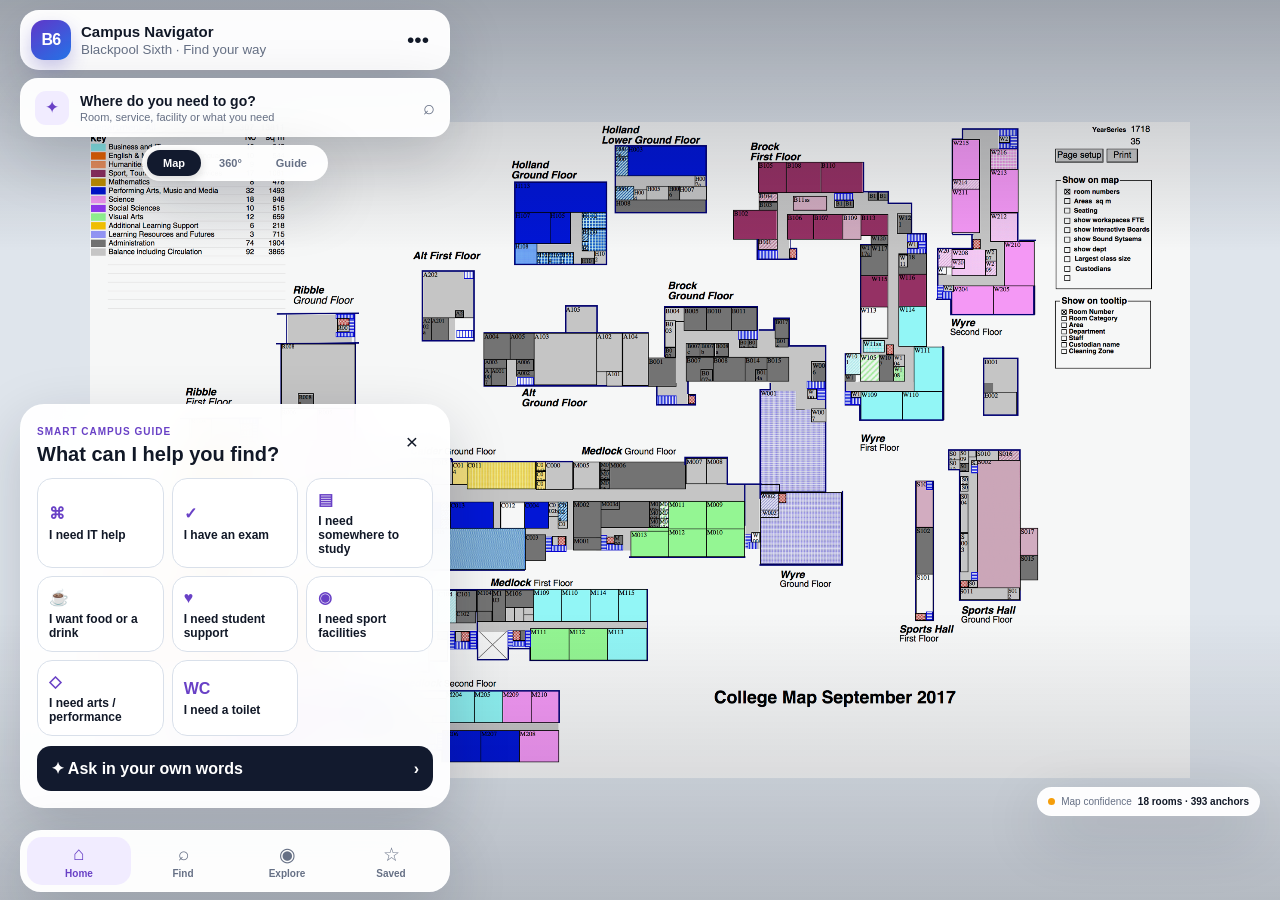
<file: index.html>
<!doctype html>
<html lang="en" data-theme="system"><head>
<meta charset="utf-8"><meta name="viewport" content="width=device-width,initial-scale=1,viewport-fit=cover"><meta name="theme-color" content="#101526"><meta name="description" content="Blackpool Sixth indoor navigation and visual campus guide">
<style>:root{--ink:#0d1323;--bg:#eef2f7;--panel:rgba(255,255,255,.965);--solid:#fff;--text:#111827;--muted:#667085;--line:#d9e0ea;--accent:#6941c6;--blue:#0b5fff;--teal:#0f8a8a;--green:#138a4a;--amber:#b55b00;--shadow:0 20px 60px rgba(16,24,40,.18);--soft:0 8px 30px rgba(16,24,40,.10);color-scheme:light}*{box-sizing:border-box}html,body{margin:0;width:100%;height:100%;overflow:hidden;font-family:Inter,-apple-system,BlinkMacSystemFont,"Segoe UI",sans-serif;background:var(--ink);color:var(--text);-webkit-text-size-adjust:100%}button,input,select{font:inherit}button{cursor:pointer;-webkit-tap-highlight-color:transparent}[hidden]{display:none!important}.app,#map{position:fixed;inset:0}#map{overflow:hidden;touch-action:none;background:#dfe5ec}.map-vignette{position:fixed;inset:0;pointer-events:none;background:linear-gradient(180deg,rgba(9,14,28,.30),transparent 28%,transparent 68%,rgba(9,14,28,.20));z-index:20}.map-stage{position:absolute;left:0;top:0;transform-origin:0 0;will-change:transform;user-select:none}.map-stage.animate-map{transition:transform .32s cubic-bezier(.2,.8,.2,1)}#floorImage{position:absolute;inset:0;width:100%;height:100%;display:block;pointer-events:none}.map-layer,.route-svg{position:absolute;inset:0;width:100%;height:100%;pointer-events:none;overflow:visible}.room-hit{position:absolute;width:30px;height:30px;margin:-15px 0 0 -15px;border:0;background:transparent;padding:0;pointer-events:auto;z-index:4}.room-hit span{display:block;width:20px;height:20px;margin:5px;border-radius:50%;background:var(--blue);border:3px solid white;box-shadow:0 3px 13px rgba(0,0,0,.38)}.room-hit::after{content:attr(data-label);position:absolute;left:50%;top:29px;transform:translateX(-50%);white-space:nowrap;background:rgba(12,18,32,.88);color:#fff;padding:4px 7px;border-radius:7px;font-size:9px;font-weight:800;opacity:0;transition:.15s}.room-hit:hover::after,.room-hit:focus::after{opacity:1}.route-svg{z-index:3}.route-line{stroke:#0b5fff;stroke-width:10;stroke-linecap:round;stroke-dasharray:18 12;filter:drop-shadow(0 2px 4px rgba(0,0,0,.2))}.you{position:absolute;transform:translate(-50%,-50%);width:46px;height:46px;display:grid;place-items:center}.you i{position:absolute;left:50%;top:50%;width:0;height:0;border-left:11px solid transparent;border-right:11px solid transparent;border-bottom:32px solid rgba(11,95,255,.32);transform-origin:50% 100%}.you b{width:17px;height:17px;border-radius:50%;background:#0b5fff;border:3px solid white;box-shadow:0 0 0 7px rgba(11,95,255,.18);z-index:2}.topbar{position:fixed;z-index:1000;top:calc(env(safe-area-inset-top,0px) + 10px);left:50%;transform:translateX(-50%);width:min(760px,calc(100% - 20px));display:grid;gap:8px;pointer-events:none}.topbar>*{pointer-events:auto}.brand,.omnibox,.modebar,.welcome-card,.assistant-card,.route-card,.accuracy,.bottom,.sheet,.tour-sheet{background:var(--panel);border:1px solid rgba(255,255,255,.45);box-shadow:var(--shadow);backdrop-filter:blur(22px);-webkit-backdrop-filter:blur(22px)}.brand{min-height:56px;border-radius:19px;padding:8px 10px;display:flex;align-items:center;gap:10px}.brandmark{width:40px;height:40px;border-radius:13px;display:grid;place-items:center;background:linear-gradient(145deg,#5f36c8,#2575ea);color:white;font-weight:900;letter-spacing:-.04em;box-shadow:0 8px 18px rgba(75,65,190,.28)}.brandcopy{display:grid;flex:1;min-width:0}.brandcopy b{font-size:15px}.brandcopy small{color:var(--muted);white-space:nowrap;overflow:hidden;text-overflow:ellipsis;margin-top:2px}.icon{width:42px;height:42px;border-radius:13px;border:0;background:var(--solid);color:var(--text);font-size:21px;display:grid;place-items:center}.icon.ghost{background:transparent}.omnibox{border-radius:18px;min-height:59px;padding:8px 14px;display:flex;align-items:center;gap:11px;color:var(--text);text-align:left}.omnibox .spark{width:34px;height:34px;border-radius:11px;display:grid;place-items:center;background:#f1ecff;color:var(--accent);font-size:17px}.omnibox>span:nth-child(2){display:grid;flex:1}.omnibox b{font-size:14px}.omnibox small{font-size:11px;color:var(--muted);margin-top:2px}.omnibox i{font-style:normal;font-size:20px;color:var(--muted)}.modebar{justify-self:center;border-radius:999px;padding:4px;display:flex;gap:2px}.modebar button{border:0;background:transparent;border-radius:999px;padding:7px 16px;font-size:11px;font-weight:800;color:var(--muted)}.modebar button.active{background:#121a2e;color:white;box-shadow:0 3px 10px rgba(0,0,0,.15)}.welcome-card{position:fixed;z-index:900;left:50%;bottom:calc(env(safe-area-inset-bottom,0px) + 92px);transform:translateX(-50%);width:min(680px,calc(100% - 22px));border-radius:24px;padding:16px}.welcome-top{display:flex;align-items:flex-start;justify-content:space-between;gap:12px}.welcome-card small,.assistant-head small,.route-head small,.sheet header small,.tour-sheet header small{color:var(--accent);font-size:10px;letter-spacing:.1em;font-weight:900}.welcome-card h1{font-size:20px;margin:4px 0 12px}.intent-grid{display:grid;grid-template-columns:repeat(3,1fr);gap:8px}.intent{border:1px solid var(--line);background:var(--solid);border-radius:15px;padding:11px;text-align:left;color:var(--text);min-height:62px;font-weight:750;font-size:12px}.intent i{display:block;font-style:normal;color:var(--accent);font-size:16px;margin-bottom:5px}.ask-anything{margin-top:10px;width:100%;min-height:45px;border-radius:14px;border:0;background:#121a2e;color:white;padding:0 14px;display:flex;justify-content:space-between;align-items:center;font-weight:800}.bottom{position:fixed;z-index:1000;left:50%;transform:translateX(-50%);bottom:calc(env(safe-area-inset-bottom,0px) + 8px);width:min(520px,calc(100% - 20px));border-radius:21px;padding:6px;display:grid;grid-template-columns:repeat(4,1fr)}.bottom button{border:0;background:transparent;border-radius:15px;color:var(--muted);display:grid;place-items:center;gap:2px;padding:6px}.bottom button span{font-size:19px}.bottom button small{font-size:10px;font-weight:800}.bottom .active{background:#f1ecff;color:var(--accent)}.accuracy{position:fixed;z-index:700;right:12px;bottom:calc(env(safe-area-inset-bottom,0px) + 84px);border-radius:999px;padding:8px 10px;display:flex;gap:6px;align-items:center;font-size:10px;color:var(--muted)}.accuracy b{color:var(--text)}.status-dot{width:7px;height:7px;border-radius:50%;background:#f59e0b}.accuracy[data-level=high] .status-dot{background:#22c55e}.accuracy[data-level=mid] .status-dot{background:#eab308}.assistant-card,.route-card{position:fixed;z-index:1400;right:14px;bottom:calc(env(safe-area-inset-bottom,0px) + 86px);width:min(410px,calc(100% - 28px));border-radius:24px;padding:15px;max-height:66vh}.assistant-head,.route-head,.sheet header,.tour-sheet header{display:flex;justify-content:space-between;align-items:flex-start;gap:12px}.assistant-head h2,.route-head h2,.sheet h2,.tour-sheet h2{margin:3px 0;font-size:20px}.feed{height:240px;overflow:auto;padding:12px 0;display:grid;align-content:start;gap:8px}.feed>div{max-width:88%;padding:10px 12px;border-radius:15px;font-size:13px;line-height:1.45}.feed .bot{background:#f3f0ff}.feed .me{justify-self:end;background:#121a2e;color:white}.suggestions{display:flex;gap:6px;overflow:auto;padding:0 0 9px;scrollbar-width:none}.suggestions button{border:1px solid var(--line);background:var(--solid);border-radius:999px;padding:7px 9px;white-space:nowrap;font-size:10px;color:var(--text)}.assistant-entry{display:flex;gap:7px}.assistant-entry input,.big-input,select{min-width:0;border:1px solid var(--line);background:var(--solid);border-radius:14px;padding:12px;color:var(--text)}.assistant-entry input{flex:1}.assistant-entry button,.actions button,.route-actions button,.route-context button,.studio-grid button,.file-btn{border:1px solid var(--line);background:var(--solid);border-radius:12px;padding:10px 12px;font-weight:800;color:var(--text)}.primary,.assistant-entry button{background:#121a2e!important;color:white!important;border-color:#121a2e!important}.route-progress{height:5px;border-radius:99px;background:#e5e9f0;overflow:hidden;margin:11px 0}.route-progress i{display:block;height:100%;background:linear-gradient(90deg,#6941c6,#0b5fff);width:0;transition:.25s}.next-step{background:linear-gradient(135deg,#f2edff,#edf5ff);border:1px solid #d9d4fa;border-radius:17px;padding:14px;font-size:15px;font-weight:800;line-height:1.45}.route-context{display:flex;gap:6px;overflow:auto;padding:9px 0}.route-context button{white-space:nowrap;font-size:10px;padding:7px 9px}.route-card ol{padding-left:23px;max-height:155px;overflow:auto;color:var(--muted);font-size:11px}.route-card li{padding:4px}.route-card li.current{color:var(--text);font-weight:800}.route-actions,.actions{display:flex;gap:8px;flex-wrap:wrap;margin-top:12px}.sheet{position:fixed;z-index:2200;left:50%;bottom:0;transform:translateX(-50%);width:min(720px,100%);max-height:84vh;overflow:auto;border-radius:27px 27px 0 0;padding:20px 18px calc(22px + env(safe-area-inset-bottom,0px))}.sheet.wide{width:min(840px,100%)}.backdrop{position:fixed;inset:0;z-index:2100;background:rgba(6,10,20,.50);backdrop-filter:blur(5px)}.big-input{width:100%;margin:14px 0}.results{display:grid;gap:8px}.result{width:100%;border:1px solid var(--line);background:var(--solid);border-radius:15px;padding:11px 12px;display:flex;align-items:center;gap:10px;color:var(--text);text-align:left}.result-icon{width:38px;height:38px;border-radius:12px;background:#f2efff;color:var(--accent);display:grid;place-items:center;font-weight:900;flex:0 0 auto}.result-copy{display:grid;gap:2px;min-width:0;flex:1}.result-copy b{font-size:13px}.result-copy small{color:var(--muted);white-space:nowrap;overflow:hidden;text-overflow:ellipsis}.result em{font-style:normal;font-size:9px;color:var(--muted);border:1px solid var(--line);padding:3px 6px;border-radius:999px}.room-accuracy,.info,.freshness{margin:14px 0;padding:12px 13px;border-radius:14px;font-size:12px;line-height:1.5;background:#f5f7fa}.room-accuracy.good{background:#eaf8ef;color:#136b32}.room-accuracy.warn{background:#fff5e8;color:#8b5200}.destination-description{color:var(--muted);font-size:13px;line-height:1.5}.link-btn{border:0;background:transparent;color:var(--accent);font-weight:800;padding:10px 0}.setting{display:flex;justify-content:space-between;gap:16px;align-items:center;border-bottom:1px solid var(--line);padding:14px 0}.setting span{display:grid;gap:3px}.setting small{color:var(--muted)}.setting input{width:24px;height:24px;accent-color:var(--accent)}.studio-grid{display:grid;grid-template-columns:1fr auto;gap:8px;margin:14px 0}.file-btn{display:inline-block}.tour-sheet{position:fixed;z-index:2300;inset:0;background:#0a1020;color:white;border:0;border-radius:0;padding:calc(env(safe-area-inset-top,0px) + 16px) max(14px,env(safe-area-inset-right,0px)) calc(env(safe-area-inset-bottom,0px) + 14px) max(14px,env(safe-area-inset-left,0px));display:grid;grid-template-rows:auto 1fr;gap:12px}.tour-sheet header{padding:0 4px}.tour-sheet header small{color:#c6b8ff}.tour-sheet header h2{color:white}.tour-sheet header p{color:#aab4ca;margin:4px 0 0;font-size:12px}.tour-sheet .icon{color:white}.tour-frame-wrap{position:relative;border-radius:22px;overflow:hidden;background:#111827;border:1px solid #26334e;min-height:0}.tour-frame-wrap iframe{width:100%;height:100%;border:0;background:#111827}.tour-fallback{position:absolute;inset:auto 16px 16px;background:rgba(10,16,32,.90);border:1px solid #35415c;border-radius:17px;padding:12px;color:white;pointer-events:none}.tour-fallback button{pointer-events:auto}.tour-fallback p{color:#aab4ca;font-size:11px}.toast,.banner{position:fixed;z-index:5000;left:50%;transform:translateX(-50%);background:#101828;color:white;padding:10px 14px;border-radius:999px;font-size:11px;box-shadow:var(--soft)}.toast{bottom:calc(env(safe-area-inset-bottom,0px) + 91px)}.banner{top:calc(env(safe-area-inset-top,0px) + 8px)}.empty{color:var(--muted);padding:12px}.bodycopy{color:var(--muted);line-height:1.55}.admin-only{opacity:.75}@media(min-width:900px){.topbar{left:20px;transform:none;width:430px}.bottom{left:20px;transform:none;width:430px}.welcome-card{left:20px;transform:none;width:430px}.assistant-card,.route-card{right:20px}.sheet{left:20px;transform:none;bottom:88px;width:430px;max-height:calc(100vh - 110px);border-radius:24px}.sheet.wide{width:650px}.accuracy{right:20px}}@media(max-width:600px){.topbar{width:calc(100% - 20px);gap:6px}.brand{min-height:52px}.omnibox{min-height:54px}.modebar{display:none}.welcome-card{padding:14px;bottom:calc(env(safe-area-inset-bottom,0px) + 82px)}.welcome-card h1{font-size:18px}.intent-grid{grid-template-columns:repeat(2,1fr)}.intent{min-height:56px;padding:9px}.assistant-card,.route-card{left:10px;right:10px;width:auto}.accuracy{right:10px;bottom:calc(env(safe-area-inset-bottom,0px) + 80px);max-width:60%;white-space:nowrap}.actions button{flex:1 1 42%}.tour-fallback{font-size:12px}}@media(prefers-reduced-motion:reduce){*{animation:none!important;transition:none!important}}
/* v6 precision + immersive guidance */
.checkpoint-hit{position:absolute;transform:translate(-50%,-50%);width:26px;height:26px;border-radius:9px;border:2px solid rgba(255,255,255,.95);background:#111827;color:#fff;box-shadow:0 4px 12px rgba(0,0,0,.28);display:grid;place-items:center;padding:0;z-index:18}.checkpoint-hit span{font-size:9px;font-weight:900;line-height:1}.checkpoint-hit.verified{background:#0b5fff;box-shadow:0 0 0 5px rgba(11,95,255,.13),0 4px 12px rgba(0,0,0,.25)}
.route-svg{position:absolute;inset:0;width:100%;height:100%;overflow:visible;pointer-events:none;z-index:13}.route-line{fill:none;stroke-linecap:round;stroke-linejoin:round}.route-line.surveyed{stroke:#0b5fff;stroke-width:9;filter:drop-shadow(0 3px 4px rgba(11,95,255,.25))}.route-line.orientation{stroke:#8c96a8;stroke-width:7;stroke-dasharray:18 16;opacity:.75}
.guide-lens{position:fixed;z-index:1250;left:50%;top:calc(env(safe-area-inset-top,0px) + 166px);transform:translateX(-50%);width:min(650px,calc(100% - 22px));display:grid;grid-template-columns:56px 1fr 42px;align-items:center;gap:11px;background:rgba(9,16,32,.93);color:white;border:1px solid rgba(255,255,255,.14);border-radius:20px;padding:10px 11px;box-shadow:0 18px 45px rgba(0,0,0,.24);backdrop-filter:blur(18px)}.guide-lens-icon{width:54px;height:54px;border-radius:16px;background:linear-gradient(145deg,#6d44d6,#1670ee);display:grid;place-items:center;font-size:28px;font-weight:900}.guide-lens>div:nth-child(2){display:grid;gap:2px;min-width:0}.guide-lens small{color:#cfc5ff;font-size:9px;letter-spacing:.11em;font-weight:900}.guide-lens b{font-size:13px;white-space:nowrap;overflow:hidden;text-overflow:ellipsis}.guide-lens span{font-size:10px;color:#aab4ca}.guide-lens .icon{color:white}
.route-landmark{display:grid;grid-template-columns:46px 1fr;gap:10px;align-items:center;margin:10px 0;background:#fff8e8;border:1px solid #f1d99e;border-radius:15px;padding:10px}.route-landmark>span{width:44px;height:44px;border-radius:13px;background:#fff0c7;display:grid;place-items:center;font-size:23px;font-weight:900;color:#8a5b00}.route-landmark div{display:grid;gap:2px}.route-landmark small{font-size:9px;letter-spacing:.1em;font-weight:900;color:#9a6700}.route-landmark b{font-size:12px}.route-landmark p{margin:0;color:#715a2d;font-size:10px;line-height:1.35}
.recovery-hero{background:linear-gradient(135deg,#f3efff,#edf5ff);border:1px solid #d9d4fa;border-radius:17px;padding:14px;margin:10px 0 14px}.recovery-hero b{font-size:11px;color:var(--accent)}.recovery-hero p{font-size:15px;font-weight:800;line-height:1.45;margin:5px 0}.recovery-hero small{color:var(--muted);line-height:1.4}
.tour-guide-bar{border:1px solid #35415c;background:rgba(10,16,32,.92);border-radius:17px;padding:9px 11px;display:grid;grid-template-columns:42px 1fr auto;align-items:center;gap:9px}.tour-guide-bar>span{width:40px;height:40px;border-radius:12px;background:#6a45ca;display:grid;place-items:center;font-size:22px;font-weight:900}.tour-guide-bar div{display:grid;gap:2px}.tour-guide-bar small{font-size:9px;color:#bdb2e8;letter-spacing:.1em;font-weight:900}.tour-guide-bar b{font-size:12px}.tour-guide-bar button{border:1px solid #44516d;background:#172139;color:#fff;border-radius:11px;padding:8px 10px;font-size:10px;font-weight:800}
.setting select{border:1px solid var(--line);background:var(--solid);color:var(--text);border-radius:11px;padding:8px 10px;font-weight:700}.studio-tabs{display:grid;grid-template-columns:repeat(3,1fr);gap:5px;background:#edf0f5;padding:4px;border-radius:14px;margin:12px 0}.studio-tabs button{border:0;background:transparent;border-radius:10px;padding:9px;color:var(--muted);font-size:11px;font-weight:800}.studio-tabs button.active{background:var(--solid);color:var(--accent);box-shadow:0 2px 7px rgba(0,0,0,.08)}.studio-form{display:grid;grid-template-columns:repeat(2,minmax(0,1fr));gap:8px}.studio-form input,.studio-form select{width:100%;border:1px solid var(--line);background:var(--solid);border-radius:12px;padding:10px;color:var(--text)}.studio-form .primary{grid-column:1/-1}.mini-check{display:flex;align-items:center;gap:7px;border:1px solid var(--line);border-radius:12px;padding:8px 10px;font-size:11px}.mini-check input{width:20px;height:20px}.results.compact{margin-top:10px;max-height:240px;overflow:auto}.tiny-btn{border:1px solid var(--line);background:var(--solid);color:var(--text);border-radius:9px;padding:6px 8px;font-size:9px;font-weight:800}.tiny-btn.danger{color:#b42318}code{background:#eef1f5;border-radius:6px;padding:2px 5px;font-size:10px}
@media(max-width:600px){.guide-lens{top:calc(env(safe-area-inset-top,0px) + 130px);grid-template-columns:48px 1fr 36px;padding:8px}.guide-lens-icon{width:46px;height:46px;font-size:24px}.guide-lens b{font-size:12px}.studio-form{grid-template-columns:1fr}.studio-form .primary{grid-column:auto}.tour-guide-bar{grid-template-columns:38px 1fr}.tour-guide-bar>span{width:36px;height:36px}.tour-guide-bar button{grid-column:1/-1;width:100%}}

/* v6 hosted responsive hardening: iPhone/iPad/WebView */
@supports (height:100dvh){html,body,.app,#map{height:100dvh;min-height:100dvh}}
.brandmark{flex:0 0 40px}.brandcopy{overflow:hidden}.brandcopy b,.brandcopy small{display:block;max-width:100%;overflow:hidden;text-overflow:ellipsis}.omnibox>span:nth-child(2){min-width:0}.omnibox b,.omnibox small{display:block;overflow:hidden;text-overflow:ellipsis;white-space:nowrap}
@media(max-width:900px){
  .topbar{width:calc(100% - 24px);top:max(calc(env(safe-area-inset-top,0px) + 10px),12px);gap:7px}
  .brand{min-height:58px;padding:8px 10px}.brandcopy b{font-size:16px}.brandcopy small{font-size:12px}.brandmark{width:42px;height:42px;flex-basis:42px}
  .omnibox{min-height:58px;padding:9px 12px}.omnibox b{font-size:15px}.omnibox small{font-size:12px}.omnibox .spark{flex:0 0 36px;width:36px;height:36px}
  .modebar{display:none!important}
  .welcome-card{width:calc(100% - 24px);left:12px;transform:none;bottom:calc(env(safe-area-inset-bottom,0px) + 84px);max-height:calc(100dvh - 250px);overflow:auto;border-radius:24px;padding:15px}
  .welcome-card h1{font-size:20px;line-height:1.15}.intent-grid{grid-template-columns:repeat(2,minmax(0,1fr));gap:8px}.intent{min-width:0;min-height:60px;padding:10px;font-size:12px}
  .bottom{width:calc(100% - 24px);left:12px;transform:none;bottom:max(calc(env(safe-area-inset-bottom,0px) + 8px),8px)}
  .accuracy{right:12px;bottom:calc(env(safe-area-inset-bottom,0px) + 82px);max-width:calc(100% - 24px)}
  .assistant-card,.route-card{left:12px;right:12px;width:auto;bottom:calc(env(safe-area-inset-bottom,0px) + 84px);max-height:calc(100dvh - 210px)}
  .guide-lens{top:calc(env(safe-area-inset-top,0px) + 144px);width:calc(100% - 24px)}
  .sheet{max-height:88dvh}
}
@media(max-width:380px){.brandcopy small{font-size:11px}.omnibox small{font-size:10px}.intent{font-size:11px}.welcome-card h1{font-size:18px}}


/* v6 navigation experience overhaul */
.resume-route{width:100%;border:1px solid #d7d1f4;background:linear-gradient(135deg,#f2edff,#edf5ff);border-radius:16px;padding:10px 12px;margin:0 0 10px;display:grid;grid-template-columns:38px 1fr 20px;gap:9px;align-items:center;text-align:left;color:var(--text)}
.resume-route>span:first-child{width:36px;height:36px;border-radius:12px;background:#6941c6;color:#fff;display:grid;place-items:center;font-size:19px;font-weight:900}
.resume-route>span:nth-child(2){display:grid;gap:2px;min-width:0}.resume-route b{font-size:12px}.resume-route small{color:var(--muted);font-size:10px}.resume-route i{font-style:normal;color:var(--accent);font-size:20px}

.planner-sheet{overflow:auto}.planner-points{margin:14px 0 10px;background:#f7f8fb;border:1px solid var(--line);border-radius:18px;padding:9px}
.planner-point{width:100%;border:0;background:transparent;padding:9px;display:grid;grid-template-columns:18px 1fr 20px;align-items:center;gap:10px;text-align:left;color:var(--text)}
.planner-point>span:nth-child(2){display:grid;gap:2px}.planner-point small{font-size:9px;letter-spacing:.12em;font-weight:900;color:var(--muted)}.planner-point b{font-size:14px}.planner-point i{font-style:normal;color:var(--muted);font-size:18px}
.planner-dot{width:12px;height:12px;border-radius:50%;display:block;box-shadow:0 0 0 4px rgba(105,65,198,.10)}.planner-dot.start{background:#6941c6}.planner-dot.end{background:#0b5fff}.planner-line{width:2px;height:16px;background:#cfd6e2;margin:-3px 0 -3px 14px}
.planner-quality,.route-trust{border:1px solid var(--line);border-radius:14px;padding:10px 11px;display:grid;gap:3px;background:#f8fafc}
.planner-quality b,.route-trust b{font-size:11px}.planner-quality span,.route-trust span{font-size:10px;color:var(--muted);line-height:1.4}
.planner-quality[data-level=high],.route-trust[data-level=high]{background:#eaf8ef;border-color:#b9e1c8}.planner-quality[data-level=good],.route-trust[data-level=good]{background:#eef5ff;border-color:#cbdcf7}.planner-quality[data-level=limited],.route-trust[data-level=limited]{background:#fff6e8;border-color:#f0d8ac}.planner-quality[data-level=none],.route-trust[data-level=none]{background:#fff0f0;border-color:#f0c6c6}
.planner-summary{font-size:12px;font-weight:800;margin:10px 2px 0}.planner-warning{margin:10px 0 0;padding:10px 12px;border-radius:13px;background:#fff6e8;border:1px solid #f0d8ac;color:#7a4b00;font-size:11px;line-height:1.45}
.planner-actions{display:flex;gap:8px;flex-wrap:wrap;margin-top:14px}.planner-actions button{border:1px solid var(--line);background:var(--solid);border-radius:12px;padding:11px 12px;font-weight:800;color:var(--text)}.planner-actions .primary{margin-left:auto}.planner-actions button:disabled{opacity:.55;cursor:not-allowed}

.route-card{overflow:auto}.route-head p{margin:3px 0 0;color:var(--muted);font-size:10px}.route-trust{margin:9px 0}.next-step{display:grid;grid-template-columns:48px 1fr;gap:10px;align-items:center;font-size:16px;line-height:1.35;padding:12px}
.instruction-icon{width:46px;height:46px;border-radius:14px;background:linear-gradient(145deg,#6941c6,#0b5fff);color:white;display:grid;place-items:center;font-size:25px;font-weight:900}
.route-next-preview{margin:8px 2px 0;font-size:10px;color:var(--muted);line-height:1.4}
.route-primary-actions{display:grid;grid-template-columns:1.35fr 1fr;gap:8px;margin:10px 0}.route-primary-actions button{min-height:46px;border:1px solid var(--line);background:var(--solid);border-radius:13px;padding:9px 10px;font-weight:850;color:var(--text)}.route-primary-actions .primary{background:#121a2e!important;color:#fff!important}
.route-context{padding:0 0 6px}.route-all{border-top:1px solid var(--line);margin-top:6px;padding-top:8px}.route-all summary{cursor:pointer;font-size:10px;font-weight:850;color:var(--muted);padding:5px 0}.route-all ol{margin:4px 0 0}.route-card li.done{opacity:.55}.route-card li.current{background:#f3f0ff;border-radius:8px;padding-left:6px}
.route-actions{margin-top:7px}.route-actions button{width:100%;background:transparent!important}

body.navigating .bottom,body.navigating .welcome-card,body.navigating .accuracy{display:none!important}
body.navigating .topbar{display:none!important}
body.navigating .guide-lens{top:max(calc(env(safe-area-inset-top,0px) + 8px),8px);width:min(620px,calc(100% - 20px));z-index:1500}
body.navigating .route-card{z-index:1500}
body.navigating .map-vignette{background:linear-gradient(180deg,rgba(9,14,28,.18),transparent 24%,transparent 70%,rgba(9,14,28,.24))}

@media(max-width:900px){
 body.navigating .route-card{left:10px;right:10px;bottom:max(calc(env(safe-area-inset-bottom,0px) + 8px),8px);width:auto;max-height:min(48dvh,430px);border-radius:22px;padding:13px}
 body.navigating .route-head h2{font-size:16px;margin:2px 0}.route-card .route-head .icon{width:36px;height:36px}
 body.navigating .guide-lens{grid-template-columns:46px 1fr 36px}.route-primary-actions{grid-template-columns:1fr 1fr}
}
@media(max-width:430px){
 .next-step{grid-template-columns:42px 1fr;font-size:15px}.instruction-icon{width:40px;height:40px;font-size:22px}
 .route-primary-actions{grid-template-columns:1fr}.route-context{display:grid;grid-template-columns:repeat(2,1fr);overflow:visible}.route-context button{white-space:normal;min-height:38px}
 .planner-actions{display:grid;grid-template-columns:1fr}.planner-actions .primary{margin-left:0}.planner-actions button{width:100%}
}

.route-endpoint{stroke:#fff;stroke-width:7;filter:drop-shadow(0 4px 6px rgba(0,0,0,.28))}.route-endpoint.start{fill:#6941c6}.route-endpoint.end{fill:#0b5fff}.route-endpoint-label{fill:#fff;font-size:15px;font-weight:900;text-anchor:middle;pointer-events:none}

/* whole-campus map coverage */
.zone-layer{pointer-events:none}.zone-hit{position:absolute;transform:translate(-50%,-50%);pointer-events:auto;border:1px solid rgba(105,65,198,.38);background:rgba(255,255,255,.94);box-shadow:0 5px 16px rgba(16,24,40,.16);border-radius:13px;padding:7px 10px;min-width:92px;display:grid;gap:1px;text-align:left;color:#171b2c;backdrop-filter:blur(10px);z-index:2}
.zone-hit b{font-size:12px;line-height:1.05}.zone-hit small{font-size:8px;color:#667085;white-space:nowrap}.zone-hit.has-precise{border-color:rgba(11,95,255,.45)}
.room-hit{z-index:4}.room-hit em{position:absolute;left:13px;top:-7px;background:rgba(17,24,39,.9);color:#fff;border-radius:5px;padding:2px 4px;font-size:7px;font-style:normal;font-weight:850;white-space:nowrap;pointer-events:none}
.floor-zone-sheet .results{max-height:min(58dvh,520px);overflow:auto}
@media(max-width:600px){.zone-hit{min-width:78px;padding:6px 8px}.zone-hit b{font-size:10px}.zone-hit small{font-size:7px}.room-hit em{font-size:6px}}

/* destination action hierarchy */
.destination-actions .destination-go{grid-column:1/-1;min-height:52px;font-size:15px;font-weight:900}.destination-actions #setHere[hidden]{display:none!important}


/* camera guidance + scene-specific 360 */
.camera-guide{position:fixed;inset:0;z-index:3000;background:#05070b;color:#fff;overflow:hidden}
.camera-guide[hidden]{display:none!important}.camera-guide video{position:absolute;inset:0;width:100%;height:100%;object-fit:cover;background:#05070b}
.camera-scrim{position:absolute;inset:0;background:linear-gradient(180deg,rgba(3,6,13,.58),rgba(3,6,13,.08) 28%,rgba(3,6,13,.05) 55%,rgba(3,6,13,.78));pointer-events:none}
.camera-top{position:absolute;left:0;right:0;top:0;padding:max(calc(env(safe-area-inset-top,0px) + 12px),18px) 14px 10px;display:grid;grid-template-columns:46px 1fr 46px;gap:10px;align-items:start}
.camera-round{width:44px;height:44px;border-radius:50%;border:1px solid rgba(255,255,255,.28);background:rgba(8,12,22,.58);backdrop-filter:blur(14px);color:#fff;font-size:24px;display:grid;place-items:center}
.camera-title{display:grid;text-align:center;gap:2px;text-shadow:0 2px 9px rgba(0,0,0,.65)}.camera-title small{font-size:9px;letter-spacing:.16em;font-weight:900;color:#d8cbff}.camera-title b{font-size:15px}.camera-title span{font-size:10px;color:#e6e8ef}
.camera-arrow-stage{position:absolute;left:0;right:0;top:23%;bottom:31%;display:flex;flex-direction:column;align-items:center;justify-content:center;perspective:700px;pointer-events:none}
.camera-arrow-3d{width:118px;height:178px;position:relative;transform-style:preserve-3d;transform:rotateZ(var(--arrow-rotate,0deg)) rotateX(58deg) translateZ(24px);transition:transform .12s linear;filter:drop-shadow(0 18px 16px rgba(0,0,0,.35))}
.camera-arrow-3d .arrow-shaft{position:absolute;width:42px;height:104px;left:38px;top:66px;border-radius:14px;background:linear-gradient(90deg,#7c4dff,#bda9ff 45%,#6f40dd);box-shadow:inset 0 0 0 2px rgba(255,255,255,.32)}
.camera-arrow-3d .arrow-head{position:absolute;left:7px;top:0;width:0;height:0;border-left:52px solid transparent;border-right:52px solid transparent;border-bottom:82px solid #8e62ff;filter:drop-shadow(0 3px 0 rgba(255,255,255,.22))}
.camera-turn-label{margin-top:4px;padding:8px 13px;border-radius:999px;background:rgba(8,12,22,.66);backdrop-filter:blur(10px);font-size:12px;font-weight:900;text-shadow:0 1px 4px #000}
.camera-floor-cue{margin-top:9px;padding:9px 13px;border-radius:13px;background:#fff;color:#111827;font-size:12px;font-weight:900;box-shadow:0 10px 28px rgba(0,0,0,.28)}
.camera-bottom{position:absolute;left:10px;right:10px;bottom:max(calc(env(safe-area-inset-bottom,0px) + 10px),14px);background:rgba(10,15,28,.78);border:1px solid rgba(255,255,255,.18);backdrop-filter:blur(18px);border-radius:22px;padding:14px}
.camera-step{display:grid;gap:4px}.camera-step small{font-size:9px;letter-spacing:.14em;color:#c7b6ff;font-weight:900}.camera-step b{font-size:16px;line-height:1.25}.camera-step span{font-size:11px;color:#d9dde7}
.camera-actions{display:grid;grid-template-columns:1fr 1.25fr;gap:8px;margin-top:12px}.camera-actions button{min-height:44px;border-radius:13px;border:1px solid rgba(255,255,255,.23);background:rgba(255,255,255,.08);color:#fff;font-weight:850}.camera-actions .primary{background:#fff;color:#101828;border-color:#fff}
.camera-precision{font-size:9px;line-height:1.4;color:#c8ceda;margin-top:9px}
.tour-sheet header h2{margin-bottom:2px}.tour-scene-badge{font-size:9px;font-weight:850;border-radius:999px;padding:4px 7px;background:#eef4ff;color:#2349a3}
.result .scene-note{font-size:9px;color:var(--muted)}
.studio-grid select,.studio-grid button{min-width:0}
@media(max-width:430px){.camera-arrow-3d{width:100px;height:150px;transform:rotateZ(var(--arrow-rotate,0deg)) rotateX(58deg) translateZ(18px)}.camera-arrow-3d .arrow-shaft{left:34px;width:34px;height:86px;top:59px}.camera-arrow-3d .arrow-head{left:4px;border-left-width:46px;border-right-width:46px;border-bottom-width:70px}.camera-actions{grid-template-columns:1fr}.camera-bottom{padding:12px}}

/* user-annotated corridor network */
.corridor-svg{position:absolute;inset:0;width:100%;height:100%;pointer-events:none;overflow:visible;z-index:1}.corridor-seed{fill:none;stroke:#0078d7;stroke-width:5;stroke-linecap:round;stroke-linejoin:round;opacity:.58;vector-effect:non-scaling-stroke}.route-svg{z-index:3}


/* clean map marker hierarchy — annotation geometry is routing-only */
.corridor-svg,.corridor-seed{display:none!important}
.zone-layer{display:none!important}
.map-room-marker{display:none!important}
.map-room-marker em{display:none!important}
#map[data-zoom="detail"] .map-room-marker{display:block!important}
.map-room-marker.important{display:block!important;width:18px!important;height:18px!important;z-index:30!important}
.map-room-marker.important span{width:12px!important;height:12px!important;box-shadow:0 0 0 4px rgba(255,255,255,.96),0 3px 10px rgba(16,24,40,.28)!important}
.map-room-marker.important em{display:block!important;left:16px!important;top:-8px!important;font-size:8px!important;border-radius:7px!important;padding:3px 5px!important;background:rgba(17,24,39,.94)!important}
#map[data-zoom="detail"] .map-room-marker:not(.important){opacity:.62!important;transform:translate(-50%,-50%) scale(.76)!important}
#map[data-zoom="detail"] .map-room-marker:not(.important) em{display:none!important}

.checkpoint-hit{display:none!important;z-index:18!important;width:24px!important;height:24px!important;border-radius:50%!important;box-shadow:0 2px 8px rgba(16,24,40,.22)!important}
.checkpoint-hit span{font-size:8px!important;font-weight:900!important;line-height:1!important}
#map[data-zoom="mid"] .checkpoint-hit.facility,
#map[data-zoom="detail"] .checkpoint-hit{display:grid!important}
.checkpoint-hit.important{display:grid!important;z-index:32!important;width:30px!important;height:30px!important;box-shadow:0 0 0 4px rgba(255,255,255,.92),0 4px 12px rgba(16,24,40,.30)!important}
.checkpoint-hit.type-landmark{background:rgba(255,255,255,.94)!important;border:1px solid rgba(105,65,198,.45)!important}
.checkpoint-hit.type-toilet{background:#fff!important;border:2px solid #6941c6!important;color:#6941c6!important}
.checkpoint-hit.type-lift{background:#eef6ff!important;border:2px solid #0b5fff!important;color:#0b5fff!important}
.checkpoint-hit.type-stairs{background:#fff7e8!important;border:2px solid #a25d00!important;color:#7a4500!important}
.checkpoint-hit.type-entrance{background:#eefbf3!important;border:2px solid #21845a!important;color:#17623f!important}
.checkpoint-hit.type-printer,.checkpoint-hit.type-water{background:#f7f8fb!important;border:1px solid #98a2b3!important;color:#344054!important}

body.navigating #roomLayer .map-room-marker:not(.important),
body.navigating #checkpointLayer .checkpoint-hit:not(.important){display:none!important}


/* journey preview + floor-aware route */
.planner-journey{margin:12px 0 2px;border-top:1px solid var(--line);padding-top:11px}
.planner-journey>small{display:block;font-size:9px;letter-spacing:.13em;font-weight:900;color:var(--muted);margin:0 2px 8px}
.planner-journey-steps{display:flex;align-items:center;gap:6px;overflow-x:auto;padding:2px 2px 6px;scrollbar-width:none}
.planner-journey-steps::-webkit-scrollbar{display:none}
.journey-chip{flex:0 0 auto;border:1px solid var(--line);background:#f8fafc;border-radius:12px;padding:7px 9px;display:grid;gap:1px;max-width:180px}
.journey-chip b{font-size:10px;white-space:nowrap;overflow:hidden;text-overflow:ellipsis}.journey-chip small{font-size:8px;color:var(--muted);white-space:nowrap}
.journey-chip.transition{background:#f4f0ff;border-color:#d8ccfa;display:flex;align-items:center;gap:6px;padding:8px 10px}.journey-chip.transition span{font-size:16px}.journey-chip.transition b{color:#5d36b4}
.journey-arrow{flex:0 0 auto;color:#98a2b3;font-size:14px}
.route-floor-context{display:inline-flex;align-items:center;gap:6px;width:max-content;max-width:100%;margin:6px 0 1px;padding:5px 8px;border-radius:999px;background:#f2f4f7;color:#475467;font-size:9px;font-weight:850}
.route-floor-context.transition{background:#f2ecff;color:#5d36b4}.route-floor-context b{color:inherit}
.route-svg .route-floor-segment{fill:none}.route-transition-dot{fill:#fff;stroke:#6941c6;stroke-width:4;filter:drop-shadow(0 3px 5px rgba(0,0,0,.25))}.route-transition-label{fill:#6941c6;font-size:15px;font-weight:950;text-anchor:middle;dominant-baseline:central}
</style><title>Campus Navigator</title></head>
<body><div id="bootGuard" style="position:fixed;z-index:99999;inset:0;display:grid;place-items:center;background:#eef2f7;color:#111827;font:600 15px -apple-system,BlinkMacSystemFont,Segoe UI,sans-serif"><div style="background:white;border-radius:18px;padding:18px 20px;box-shadow:0 14px 40px rgba(16,24,40,.14);max-width:calc(100% - 32px);text-align:center"><b>Starting Campus Navigator…</b><div id="bootDetail" style="font-size:12px;color:#667085;margin-top:6px">Loading campus map and guide</div></div></div><script>(function(){window.__CN_BOOTED=false;function fail(m){var d=document.getElementById('bootDetail');if(d)d.textContent='Could not start: '+m;}window.addEventListener('error',function(e){fail(e.message||'JavaScript error');});window.addEventListener('unhandledrejection',function(){fail('A startup task failed');});setTimeout(function(){if(!window.__CN_BOOTED)fail('The app did not finish loading. Please refresh this page.');},6000);})();</script>
<div id="offline" class="banner" hidden>Offline — map and saved campus data are still available. 360° tour needs a connection.</div>
<main class="app">
 <div id="map" aria-label="Interactive campus floor plans"></div><div id="guideLens" class="guide-lens" hidden><div class="guide-lens-icon" id="guideLensIcon">↑</div><div><small>LIVE GUIDE</small><b id="guideLensText">Continue ahead</b><span id="guideLensMeta">Landmark guidance</span></div><button id="guideLensClose" class="icon ghost" aria-label="Close live guide">×</button></div>
 <div class="map-vignette"></div>
 <header class="topbar">
  <div class="brand"><div class="brandmark">B6</div><div class="brandcopy"><b>Campus Navigator</b><small id="context">Blackpool Sixth · Find your way</small></div><button id="menuBtn" class="icon ghost" aria-label="Options">•••</button></div>
  <button id="searchBtn" class="omnibox"><span class="spark">✦</span><span><b>Where do you need to go?</b><small>Room, service, facility or what you need</small></span><i>⌕</i></button>
  <div class="modebar"><button id="modeMap" class="active" data-mode="map">Map</button><button id="modeTour" data-mode="tour">360°</button><button id="modeGuide" data-mode="guide">Guide</button></div>
 </header>
 <section id="welcomeCard" class="welcome-card">
   <div class="welcome-top"><div><small>SMART CAMPUS GUIDE</small><h1>What can I help you find?</h1></div><button id="welcomeClose" class="icon ghost" aria-label="Dismiss">×</button></div>
   <button id="resumeRoute" class="resume-route" hidden><span>↗</span><span><b>Resume route</b><small>Continue where you left off</small></span><i>›</i></button>
   <div id="intentGrid" class="intent-grid"></div>
   <button id="askAnything" class="ask-anything">✦ Ask in your own words <span>›</span></button>
 </section>
 <aside id="assistantCard" class="assistant-card" hidden>
  <div class="assistant-head"><div><small>CAMPUS CONCIERGE</small><h2>How can I help?</h2></div><button id="assistantClose" class="icon ghost">×</button></div>
  <div id="assistantFeed" class="feed"><div class="bot">Tell me what you need — you don’t need to know a room number.</div></div>
  <div id="assistantSuggestions" class="suggestions"></div>
  <div class="assistant-entry"><input id="assistantInput" placeholder="e.g. I need IT help"><button id="assistantSend">Send</button></div>
 </aside>
 <aside id="routeCard" class="route-card" hidden>
   <div class="route-head"><div><small id="routeEyebrow">GUIDED ROUTE</small><h2 id="routeTitle"></h2><p id="routeStatus"></p></div><button id="endRoute" class="icon ghost" aria-label="End route">×</button></div>
   <div id="routeTrust" class="route-trust"><b>Route status</b><span></span></div>
   <div id="routeFloorContext" class="route-floor-context"></div>
   <div class="route-progress"><i id="routeProgress"></i></div>
   <div id="nextInstruction" class="next-step"></div>
   <div id="routeNextPreview" class="route-next-preview" hidden></div>
   <div class="route-landmark" id="routeLandmark" hidden><span id="routeLandmarkIcon">◉</span><div><small>LOOK FOR</small><b id="routeLandmarkName"></b><p id="routeLandmarkHint"></p></div></div>
   <div class="route-primary-actions"><button id="confirmLandmark" class="primary">✓ I can see this</button><button id="nextStep">Done — next</button></div>
   <div class="route-context"><button id="cameraGuideBtn">▰ Camera guide</button><button id="lostBtn">? I’m lost</button><button id="visualCheck">◉ 360°</button><button id="speakStep">🔊 Speak</button><button id="recalibrate">◎ Position</button></div>
   <details class="route-all"><summary>See all route steps</summary><ol id="routeSteps"></ol></details>
   <div class="route-actions"><button id="prevStep">← Previous step</button></div>
 </aside>
 <div id="accuracyBadge" class="accuracy"><span class="status-dot"></span><span>Map confidence</span><b id="accuracyText">loading…</b></div>
 <nav class="bottom"><button data-tab="home" class="active"><span>⌂</span><small>Home</small></button><button data-tab="find"><span>⌕</span><small>Find</small></button><button data-tab="tour"><span>◉</span><small>Explore</small></button><button data-tab="saved"><span>☆</span><small>Saved</small></button></nav>
</main>
<div id="backdrop" class="backdrop" hidden></div>
<section id="searchSheet" class="sheet" hidden><header><div><small>FIND ANYWHERE</small><h2>Where do you need to go?</h2></div><button class="icon close">×</button></header><input id="roomSearch" class="big-input" placeholder="Try ‘exams’, ‘quiet study’, ‘B014’…"><div id="searchResults" class="results"></div></section>
<section id="plannerSheet" class="sheet planner-sheet" hidden><header><div><small>ROUTE PREVIEW</small><h2>Check your route</h2></div><button class="icon close">×</button></header>
<div class="planner-points">
 <button id="plannerChangeStart" class="planner-point"><span class="planner-dot start"></span><span><small>FROM</small><b id="plannerFrom">Set starting point</b></span><i>›</i></button>
 <div class="planner-line"></div>
 <button id="plannerChangeDest" class="planner-point"><span class="planner-dot end"></span><span><small>TO</small><b id="plannerTo">Destination</b></span><i>›</i></button>
</div>
<div id="plannerQuality" class="planner-quality"><b>Route status</b><span></span></div>
<div id="plannerSummary" class="planner-summary"></div>
<div id="plannerJourney" class="planner-journey" hidden><small>YOUR JOURNEY</small><div id="plannerJourneySteps" class="planner-journey-steps"></div></div>
<div id="plannerWarning" class="planner-warning" hidden></div>
<div class="planner-actions"><button id="plannerSwap">⇅ Swap</button><button id="plannerGeneral" hidden>Show general route — not verified step-free</button><button id="plannerVisual" hidden>◉ Use 360° visual guide</button><button id="plannerBegin" class="primary">Start guidance</button></div>
</section>
<section id="roomSheet" class="sheet" hidden><header><div><small id="roomKind">DESTINATION</small><h2 id="roomName"></h2><p id="roomMeta"></p></div><button class="icon close">×</button></header><div id="roomAccuracy" class="room-accuracy"></div><div id="destinationDescription" class="destination-description"></div><div class="actions destination-actions"><button id="goHere" class="primary destination-go">Take me there</button><button id="setHere">I’m at this place</button><button id="lookAround">360° view</button><button id="saveRoom">☆ Save</button></div><button id="calibrateRoom" class="link-btn admin-only">Correct map position</button></section>
<section id="floorZoneSheet" class="sheet floor-zone-sheet" hidden><header><div><small>CAMPUS AREA</small><h2 id="floorZoneTitle"></h2><p id="floorZoneMeta"></p></div><button class="icon close">×</button></header><div id="floorZoneRooms" class="results"></div></section>
<section id="positionSheet" class="sheet" hidden><header><div><small>POSITION</small><h2>Where are you now?</h2></div><button class="icon close">×</button></header><p class="bodycopy">For the highest indoor accuracy, anchor yourself to a confirmed room or landmark. Camera Guide uses the compass and gyroscope for facing direction; between confirmed anchors it only estimates movement on measured, surveyed links.</p><div class="actions"><button id="chooseStart">Choose current room</button><button id="landmarkStart">I’m by a landmark</button><button id="tapStart" class="primary">Tap exact point</button><button id="followMeBtn">Heading assist</button></div><div id="positionInfo" class="info"></div></section>
<section id="tourSheet" class="tour-sheet" hidden><header><div><small>360° LOCATION</small><h2 id="tourTitle">Campus view</h2><p id="tourMeta">Opening the exact linked panorama for this location.</p></div><button id="closeTour" class="icon ghost">×</button></header><div id="tourGuideBar" class="tour-guide-bar" hidden><span id="tourGuideIcon">↑</span><div><small>CURRENT ROUTE STEP</small><b id="tourGuideText"></b></div><button id="tourBackToGuide">Back to guide</button></div><div class="tour-frame-wrap"><iframe id="tourFrame" title="Blackpool Sixth 360 degree location" allow="fullscreen; gyroscope; accelerometer" referrerpolicy="no-referrer-when-downgrade"></iframe><div id="tourFallback" class="tour-fallback"><b>360° location</b><p>If the embedded panorama is blocked on this device, open this same scene directly.</p><button id="openTourExternal" class="primary">Open this 360° scene</button></div></div></section>
<section id="tourPickerSheet" class="sheet" hidden><header><div><small>360° CAMPUS</small><h2>Choose a location</h2></div><button class="icon close">×</button></header><p class="bodycopy">These open directly at a named panorama rather than dropping you onto the virtual-tour home screen.</p><div id="tourPickerResults" class="results"></div></section>
<section id="cameraGuide" class="camera-guide" hidden aria-label="Camera route guide">
 <video id="cameraVideo" autoplay muted playsinline></video>
 <div class="camera-scrim"></div>
 <header class="camera-top">
   <button id="cameraClose" class="camera-round" aria-label="Close camera guide">×</button>
   <div class="camera-title"><small>CAMERA GUIDE</small><b id="cameraRouteTitle">Route</b><span id="cameraSensorStatus">Waiting for sensors…</span></div>
   <button id="cameraReanchor" class="camera-round" aria-label="Re-anchor position">◎</button>
 </header>
 <div class="camera-arrow-stage">
   <div id="cameraArrow3d" class="camera-arrow-3d" aria-hidden="true"><i class="arrow-head"></i><i class="arrow-shaft"></i></div>
   <div id="cameraTurnLabel" class="camera-turn-label">Follow route</div>
   <div id="cameraFloorCue" class="camera-floor-cue" hidden></div>
 </div>
 <div class="camera-bottom">
   <div class="camera-step"><small>NEXT</small><b id="cameraInstruction">Start guidance to use Camera Guide.</b><span id="cameraDistance"></span></div>
   <div class="camera-actions"><button id="cameraCalibrate">Calibrate heading</button><button id="cameraConfirm" class="primary">Confirm landmark</button></div>
   <div id="cameraPrecision" class="camera-precision">Position is anchored to the last confirmed campus point.</div>
 </div>
</section>
<section id="landmarkSheet" class="sheet" hidden><header><div><small>RECOVER POSITION</small><h2>What can you see?</h2></div><button class="icon close">×</button></header><p class="bodycopy">Choose a nearby landmark. Verified map anchors snap your position precisely; route landmarks update your guidance without pretending to know an exact coordinate.</p><div id="landmarkResults" class="results"></div><div class="actions"><button id="landmarkTour">◉ Open 360° tour</button></div></section><section id="lostSheet" class="sheet" hidden><header><div><small>ROUTE RECOVERY</small><h2>Let’s get you re-oriented</h2></div><button class="icon close">×</button></header><div id="lostContext" class="recovery-hero"></div><div id="lostChoices" class="results"></div><div class="actions"><button id="lostRoom"># I can see a room number</button><button id="lostTour" class="primary">◉ Look around in 360°</button><button id="lostPosition">◎ Reset my position</button></div></section><section id="savedSheet" class="sheet" hidden><header><div><small>YOUR PLACES</small><h2>Saved destinations</h2></div><button class="icon close">×</button></header><div id="savedResults" class="results"></div></section>
<section id="settingsSheet" class="sheet" hidden><header><div><small>SETTINGS</small><h2>Navigation preferences</h2></div><button class="icon close">×</button></header><label class="setting"><span><b>Step-free routes</b><small>Prefer lifts and accessible paths</small></span><input id="stepFreeToggle" type="checkbox"></label><label class="setting"><span><b>Spoken guidance</b><small>Read new route steps automatically</small></span><input id="voiceToggle" type="checkbox"></label><label class="setting"><span><b>Route profile</b><small>Student/visitor routes avoid staff-only areas</small></span><select id="profileSelect"><option value="student">Student</option><option value="visitor">Visitor</option><option value="staff">Staff</option></select></label><label class="setting"><span><b>Haptic step cues</b><small>Small vibration when guidance advances</small></span><input id="hapticToggle" type="checkbox"></label><label class="setting"><span><b>Auto-focus next leg</b><small>Keep the current route leg centred on the map</small></span><input id="autoZoomToggle" type="checkbox"></label><label class="setting"><span><b>Walking stride</b><small>Used only to estimate progress between measured surveyed anchors</small></span><input id="strideInput" type="number" min="0.40" max="1.20" step="0.01" inputmode="decimal"></label><div class="actions"><button id="positionBtn">◎ Set my position</button><button id="openTourSettings">◉ 360° locations</button><button id="clearHeadingCalibration">↻ Reset heading calibration</button></div><div class="freshness"><b>Map source</b><p>The base 2D floorplan is dated September 2017. Current facilities and visual orientation are cross-checked against the college’s current campus information and 360° virtual tour. Only verified pins are shown as precise.</p></div><button id="studioBtn" class="link-btn">Administrator · Map Studio</button></section>
<section id="studioSheet" class="sheet wide" hidden><header><div><small>ADMINISTRATOR</small><h2>Precision Map Studio</h2></div><button class="icon close">×</button></header><p>Survey the real campus one anchor at a time. Rooms, entrances, junctions, stairs, lifts and facilities can all become exact navigation anchors.</p><div class="studio-tabs"><button class="active" data-studio-tab="rooms">Rooms</button><button data-studio-tab="anchors">Anchors</button><button data-studio-tab="links">Links</button></div><div id="studioRoomsPanel" class="studio-panel"><div class="studio-grid"><select id="studioRoom"></select><button id="studioPlace" class="primary">Place exact door</button><select id="studioRoomTour"></select><button id="studioLinkTour">Link exact 360° scene</button></div></div><div id="studioAnchorsPanel" class="studio-panel" hidden><div class="studio-form"><input id="anchorName" placeholder="Landmark name e.g. Student lockers"><select id="anchorType"></select><select id="anchorBuilding"></select><select id="anchorRoomLink"></select><select id="anchorTourScene"></select><select id="anchorFloor"><option value="LG">Lower Ground</option><option value="G">Ground</option><option value="1">First</option><option value="2">Second</option></select><button id="anchorPlace" class="primary">Place anchor on map</button></div><div id="anchorList" class="results compact"></div></div><div id="studioLinksPanel" class="studio-panel" hidden><div class="studio-form"><select id="edgeFrom"></select><select id="edgeTo"></select><input id="edgeInstruction" placeholder="Forward instruction e.g. Walk past lockers"><input id="edgeReverseInstruction" placeholder="Reverse instruction (optional)"><select id="edgeMode"><option value="corridor">Corridor / walkway</option><option value="doorway">Doorway / entrance</option><option value="outside">Outdoor path</option><option value="stairs">Stairs</option><option value="lift">Lift / elevator</option></select><input id="edgeMeters" type="number" min="0.5" step="0.1" inputmode="decimal" placeholder="Measured distance in metres"><input id="edgeSeconds" type="number" min="1" inputmode="numeric" placeholder="Approx. seconds (optional)"><label class="mini-check"><input id="edgeStepFree" type="checkbox"> Step-free verified</label><label class="mini-check"><input id="edgeOneWay" type="checkbox"> One-way</label><label class="mini-check"><input id="edgeClosed" type="checkbox"> Temporarily closed</label><select id="edgeAccess"><option value="public">Public</option><option value="staff">Staff only</option></select><button id="edgeAdd" class="primary">Connect anchors</button></div><div id="edgeList" class="results compact"></div></div><div class="actions"><button id="exportData">Export survey</button><label class="file-btn">Import survey<input id="importData" type="file" accept="application/json" hidden></label><button id="clearCalibration">Reset local survey</button></div><div id="studioStats" class="info"></div><div class="freshness"><b>Checkpoint links</b><p>Any surveyed anchor can be printed as a QR/deep link using <code>?cp=ANCHOR_ID</code>. Scanning that link snaps the app back to the exact anchor and eliminates dead-reckoning drift.</p></div></section>
<div id="toast" class="toast" hidden></div>
<script>(function(root,factory){
  const api=factory();
  if(typeof module==='object'&&module.exports)module.exports=api;
  else root.CampusNavCore=api;
})(typeof globalThis!=='undefined'?globalThis:this,function(){
  'use strict';

  const clamp=(n,min,max)=>Math.max(min,Math.min(max,n));
  const normAngle=a=>((a%360)+360)%360;
  const angleDelta=(a,b)=>{let d=normAngle(b)-normAngle(a);if(d>180)d-=360;if(d<-180)d+=360;return d};

  function distance(a,b){
    if(!a||!b)return null;
    return Math.hypot(a[0]-b[0],a[1]-b[1]);
  }

  function bearing(a,b){
    if(!a||!b)return null;
    const dy=-(b[0]-a[0]),dx=b[1]-a[1];
    return normAngle(Math.atan2(dx,dy)*180/Math.PI);
  }

  function turn(prev,at,next){
    const a=bearing(prev,at),b=bearing(at,next);
    if(a==null||b==null)return {action:'continue',icon:'↑',delta:null,label:'Continue'};
    const d=angleDelta(a,b),ad=Math.abs(d);
    if(ad<22)return {action:'continue',icon:'↑',delta:d,label:'Continue straight'};
    if(ad<55)return d<0?{action:'slight-left',icon:'↖',delta:d,label:'Keep left'}:{action:'slight-right',icon:'↗',delta:d,label:'Keep right'};
    if(ad<135)return d<0?{action:'left',icon:'↰',delta:d,label:'Turn left'}:{action:'right',icon:'↱',delta:d,label:'Turn right'};
    return {action:'uturn',icon:'↶',delta:d,label:'Turn around'};
  }

  function edgeAllowed(edge,options={}){
    if(!edge||edge.closed===true||edge.enabled===false)return false;
    const profile=options.profile||'student';
    if(edge.access==='staff'&&profile!=='staff')return false;
    if(edge.access==='student'&&profile==='visitor')return false;
    if(options.stepFree===true&&edge.mode==='stairs')return false;
    if(options.stepFree===true&&edge.stepFree!==true)return false;
    return true;
  }

  function edgeCost(edge,from,to){
    if(Number.isFinite(+edge.seconds)&&+edge.seconds>0)return +edge.seconds;
    if(Number.isFinite(+edge.weight)&&+edge.weight>0)return +edge.weight;
    if(Number.isFinite(+edge.meters)&&+edge.meters>0)return +edge.meters;
    const d=distance(from?.pos,to?.pos);
    return d==null?100:d;
  }

  function makeArc(edge,from,to,reversed){
    const instruction=reversed?(edge.reverseInstruction||edge.instruction):edge.instruction;
    return {
      to:to.id,
      edge:{...edge,instruction:instruction||'',_reversed:!!reversed},
      cost:edgeCost(edge,from,to)
    };
  }

  function shortestPath({checkpoints=[],edges=[],startIds=[],endIds=[],options={}}={}){
    const byId=new Map(checkpoints.filter(Boolean).map(c=>[c.id,c]));
    const starts=[...new Set(startIds)].filter(id=>byId.has(id));
    const ends=new Set([...new Set(endIds)].filter(id=>byId.has(id)));
    if(!starts.length||!ends.size)return null;

    const adj=new Map();
    const add=(from,arc)=>{if(!adj.has(from))adj.set(from,[]);adj.get(from).push(arc)};
    for(const edge of edges){
      if(!edgeAllowed(edge,options))continue;
      const from=byId.get(edge.from),to=byId.get(edge.to);
      if(!from||!to)continue;
      add(from.id,makeArc(edge,from,to,false));
      if(edge.oneWay!==true)add(to.id,makeArc(edge,to,from,true));
    }

    const dist=new Map(),prev=new Map(),open=new Set();
    for(const id of starts){dist.set(id,0);open.add(id)}
    let target=null;
    while(open.size){
      let u=null,best=Infinity;
      for(const id of open){const d=dist.get(id)??Infinity;if(d<best){best=d;u=id}}
      open.delete(u);
      if(ends.has(u)){target=u;break}
      for(const arc of adj.get(u)||[]){
        const nd=best+arc.cost;
        if(nd<(dist.get(arc.to)??Infinity)){
          dist.set(arc.to,nd);
          prev.set(arc.to,{from:u,arc});
          open.add(arc.to);
        }
      }
    }
    if(!target)return null;

    const segments=[];let cur=target;
    while(prev.has(cur)){
      const p=prev.get(cur);
      segments.unshift({from:p.from,to:cur,edge:p.arc.edge,cost:p.arc.cost});
      cur=p.from;
    }
    const nodes=[cur,...segments.map(s=>s.to)];
    return {segments,nodes,cost:dist.get(target)||0,startId:cur,endId:target};
  }

  function pathSteps(path,checkpoints=[]){
    if(!path)return [];
    const byId=new Map(checkpoints.map(c=>[c.id,c]));
    return path.segments.map((seg,i)=>{
      const from=byId.get(seg.from),to=byId.get(seg.to);
      const prev=i?byId.get(path.segments[i-1].from):null;
      const next=i+1<path.segments.length?byId.get(path.segments[i+1].to):null;
      const derived=prev&&from&&to?turn(prev.pos,from.pos,to.pos):{action:'continue',icon:'↑',label:'Continue'};
      const isLast=i===path.segments.length-1;
      return {
        action:isLast?'arrive':derived.action,
        icon:isLast?'✓':derived.icon,
        text:seg.edge.instruction||`${isLast?'Arrive at':'Continue to'} ${to?.name||seg.to}.`,
        anchor:seg.to,
        fromAnchor:seg.from,
        confirm:to?`Look for ${to.name}.`:'',
        access:seg.edge.access||'public',
        stepFree:seg.edge.stepFree===true,
        closed:seg.edge.closed===true,
        seconds:Number.isFinite(+seg.edge.seconds)?+seg.edge.seconds:null,
        meters:Number.isFinite(+seg.edge.meters)?+seg.edge.meters:null,
        mode:seg.edge.mode||null,
        geometry:!!(from?.pos&&to?.pos),
        nextAnchor:next?.id||null
      };
    });
  }

  function compactPathSteps(path,checkpoints=[],options={}){
    if(!path||!path.segments?.length)return [];
    const byId=new Map(checkpoints.map(c=>[c.id,c]));
    const keep=[];
    for(let i=0;i<path.segments.length;i++){
      const seg=path.segments[i],from=byId.get(seg.from),to=byId.get(seg.to);
      const prev=i?byId.get(path.segments[i-1].from):null;
      const derived=prev&&from&&to?turn(prev.pos,from.pos,to.pos):{action:'continue',icon:'↑',delta:0,label:'Continue straight'};
      const edgeMode=seg.edge.mode||'corridor';
      const toType=to?.type||'';
      const explicit=!!seg.edge.instruction;
      const special=edgeMode==='stairs'||edgeMode==='lift'||edgeMode==='outside'||edgeMode==='doorway'||(toType&&toType!=='corridor'&&toType!=='room-section');
      const significantTurn=Math.abs(derived.delta||0)>=28;
      const last=i===path.segments.length-1;
      const first=i===0;
      if(first||last||explicit||special||significantTurn)keep.push({i,seg,from,to,derived,last});
    }
    const out=[];
    for(let k=0;k<keep.length;k++){
      const item=keep[k],{i,seg,from,to,derived,last}=item;
      const mode=seg.edge.mode||'corridor';
      let action=last?'arrive':derived.action,icon=last?'✓':derived.icon,text='';
      if(seg.edge.instruction)text=seg.edge.instruction;
      else if(mode==='lift'){action='lift';icon='↕';text='Take the lift'+(to?.floor?' to '+(options.floorLabel?options.floorLabel(to.floor):to.floor):'')+'.'}
      else if(mode==='stairs'){action='stairs';icon='⇅';text='Take the stairs'+(to?.floor?' to '+(options.floorLabel?options.floorLabel(to.floor):to.floor):'')+'.'}
      else if(mode==='outside'){text=(derived.label||'Continue')+' along the outdoor route.'}
      else if(mode==='doorway'){text=(from?.room?('Leave '+from.room):'Leave your starting point')+' and join the corridor.'}
      else if(last){text='Arrive at '+(options.targetLabel||to?.name||seg.to)+'.'}
      else {
        const destName=to&&to.type!=='corridor'&&to.type!=='room-section'&&to.name?to.name:null;
        text=(derived.label||'Continue straight')+(destName?' toward '+destName:' along the corridor')+'.';
      }
      const fromIndex=k?keep[k-1].i+1:0;
      let meters=0,seconds=0,hasMeters=true,hasSeconds=true;
      for(let j=fromIndex;j<=i;j++){
        const e=path.segments[j]?.edge||{};
        if(Number.isFinite(+e.meters))meters+=+e.meters;else hasMeters=false;
        if(Number.isFinite(+e.seconds))seconds+=+e.seconds;else hasSeconds=false;
      }
      out.push({
        action,icon,text,anchor:seg.to,fromAnchor:path.segments[fromIndex]?.from||seg.from,
        confirm:to&&to.type!=='corridor'&&to.type!=='room-section'?('Look for '+to.name+'.'):'',
        access:seg.edge.access||'public',stepFree:seg.edge.stepFree===true,closed:seg.edge.closed===true,
        seconds:hasSeconds?seconds:null,meters:hasMeters?meters:null,mode,geometry:!!(from?.pos&&to?.pos),
        nextAnchor:null,segmentIndex:i,fromSegmentIndex:fromIndex
      });
    }
    for(let i=0;i<out.length-1;i++)out[i].nextAnchor=out[i+1].anchor;
    return out;
  }

  function routeQuality(route){
    if(!route)return {level:'none',label:'No route',detail:'No route could be built.'};
    if(route.precision==='survey graph')return {level:'high',label:'Turn-by-turn route ready',detail:'Follows the mapped corridor network and any required floor changes.'};
    if(route.precision==='guided room section')return {level:'good',label:'Turn-by-turn route ready',detail:'Follows the mapped corridor network. The final doorway position is approximate until that door is surveyed.'};
    if(route.precision==='verified landmark route')return {level:'good',label:'Landmark guided',detail:'The route is confirmed by named landmarks; some anchor coordinates are still being surveyed.'};
    if(route.precision==='floor-level guidance')return {level:'limited',label:'Partial route data',detail:'Part of this journey still needs a mapped corridor connection.'};
    return {level:'limited',label:'Route data incomplete',detail:'A complete walkable route cannot yet be calculated from the confirmed position.'};
  }

  function pathMetrics(path){
    if(!path)return {steps:0,seconds:null,meters:null,geometryLegs:0};
    let seconds=0,meters=0,hasSeconds=true,hasMeters=true,geometryLegs=0;
    for(const s of path.segments){
      if(Number.isFinite(+s.edge.seconds))seconds+=+s.edge.seconds;else hasSeconds=false;
      if(Number.isFinite(+s.edge.meters))meters+=+s.edge.meters;else hasMeters=false;
      if(s.geometry)geometryLegs++;
    }
    return {steps:path.segments.length,seconds:hasSeconds?seconds:null,meters:hasMeters?meters:null,geometryLegs};
  }

  function routeConfidence(route,positionConfidence=100){
    const q=routeQuality(route).level;
    const base=q==='high'?96:q==='good'?82:58;
    return Math.round(clamp(Math.min(base,Number(positionConfidence)||base),0,100));
  }

  return {clamp,normAngle,angleDelta,distance,bearing,turn,edgeAllowed,shortestPath,pathSteps,compactPathSteps,routeQuality,pathMetrics,routeConfidence};
});</script><script>window.CAMPUS_ANNOTATED_NAV={"source":{"kind":"user-annotated-floorplan","date":"2026-10-02","corridorColor":"rgb(0,120,215)","note":"Blue hand-drawn lines supplied by campus staff define walkable corridor centrelines. Toilet anchors are from user-highlighted orange rectangles."},"floors":{"Ribble|G":{"p":[[452,549],[457,532],[503,534],[504,549],[496,556],[508,591]],"e":[[0,1],[1,2],[2,3],[4,3],[3,5]]},"Ribble|1":{"p":[[700,314],[704,295],[738,299],[737,314],[774,284],[819,285],[865,286],[910,287],[956,288],[983,282],[1037,286],[1076,285],[1115,284],[1154,282],[1179,286],[1181,338],[1184,389],[746,328],[746,336],[1171,405],[1176,399],[737,299]],"e":[[0,1],[1,2],[2,3],[2,4],[4,5],[5,6],[6,7],[7,8],[8,9],[9,10],[10,11],[11,12],[12,13],[13,14],[14,15],[15,16],[17,18],[19,20],[21,2]]},"Ribble|2":{"p":[[938,100],[943,91],[976,90],[974,82],[987,81],[977,104],[992,71],[1037,64],[1068,71],[1100,78],[1144,78],[1187,78],[1230,78],[1243,74],[1281,73],[1320,72],[1359,71],[1406,200],[1408,192],[1427,196],[1411,80],[1410,126],[1410,172],[1408,194]],"e":[[0,1],[1,2],[3,2],[3,4],[2,5],[6,7],[7,8],[8,9],[9,10],[10,11],[11,12],[12,13],[13,14],[14,15],[15,16],[17,18],[18,19],[20,21],[21,22]]},"Calder|G":{"p":[[792,670],[816,678],[823,672],[871,672],[820,643],[817,614],[823,591],[825,550],[826,509],[869,709],[867,745],[868,794],[869,843],[869,893],[870,942],[871,991],[872,1040],[872,1090],[873,1139],[882,661],[912,650],[936,635],[884,1106],[922,1106],[942,1100],[962,1100],[956,679],[956,720],[957,761],[953,632],[953,1000],[953,1051],[962,1060],[992,1104],[962,1099],[870,672],[934,635],[936,634],[823,674]],"e":[[0,1],[1,2],[2,3],[2,4],[4,5],[5,6],[6,7],[7,8],[3,9],[9,10],[10,11],[11,12],[12,13],[13,14],[14,15],[15,16],[16,17],[17,18],[3,19],[19,20],[20,21],[22,23],[23,24],[24,25],[21,26],[26,27],[27,28],[21,29],[30,31],[31,32],[32,25],[25,33],[35,3],[21,36],[21,37],[38,2]]},"Calder|1":{"p":[[1171,405],[1176,399],[1173,441],[1174,461],[1185,489],[1180,541],[1175,594],[1175,641],[1176,688],[1176,735],[1176,782],[1176,829],[1175,848],[1194,831],[1181,296],[1183,342],[1184,389],[1176,830]],"e":[[0,1],[2,3],[3,4],[4,5],[5,6],[6,7],[7,8],[8,9],[9,10],[10,11],[11,12],[11,13],[14,15],[15,16],[17,11]]},"Calder|2":{"p":[[1406,200],[1408,194],[1427,196],[1406,234],[1406,278],[1405,322],[1405,366],[1412,409],[1413,458],[1413,508],[1414,558],[1414,608],[1414,658],[1415,708],[1414,238],[1424,236]],"e":[[0,1],[1,2],[3,4],[4,5],[5,6],[6,7],[7,8],[8,9],[9,10],[10,11],[11,12],[12,13],[14,15]]},"Medlock|G":{"p":[[871,1535],[912,1533],[953,1531],[871,1520],[871,1510],[868,1466],[872,1432],[876,1398],[871,1390],[870,1335],[870,1279],[869,1224],[868,1169],[873,1144],[873,1090],[884,1106],[922,1106],[942,1100],[962,1100],[948,1279],[948,1244],[954,1232],[952,1181],[979,1232],[996,1238],[962,1092],[992,1104],[962,1099]],"e":[[0,1],[1,2],[0,3],[4,5],[5,6],[6,7],[7,8],[8,9],[9,10],[10,11],[11,12],[12,13],[13,14],[15,16],[16,17],[17,18],[19,20],[20,21],[22,21],[21,23],[23,24],[25,18],[18,26]]},"Medlock|1":{"p":[[1174,1281],[1175,1234],[1176,1187],[1176,1140],[1177,1093],[1178,1046],[1179,999],[1175,894],[1176,926],[1178,959],[1179,880],[1190,880],[1189,1000],[1195,1009]],"e":[[0,1],[1,2],[2,3],[3,4],[4,5],[5,6],[7,8],[8,9],[10,11],[6,12],[12,13]]},"Medlock|2":{"p":[[1415,746],[1415,714],[1416,682],[1415,784],[1415,832],[1415,880],[1415,928],[1418,944],[1417,985],[1415,1026],[1414,1068]],"e":[[0,1],[1,2],[3,4],[4,5],[5,6],[6,7],[7,8],[8,9],[9,10]]},"Alt|G":{"p":[[573,969],[583,972],[603,969],[605,975],[595,1174],[600,1180],[609,1180]],"e":[[0,1],[1,2],[2,3],[4,5],[5,6]]},"Alt|1":{"p":[[353,860],[354,839],[359,834],[384,826],[412,825],[437,828],[422,828],[418,831],[419,862],[427,868],[440,868]],"e":[[0,1],[1,2],[2,3],[3,4],[5,6],[6,7],[7,8],[8,9],[9,10]]},"Brock|G":{"p":[[495,1568],[529,1571],[533,1606],[538,1641],[578,1641],[618,1641],[535,1568],[534,1533],[533,1499],[529,1492],[506,1485],[502,1478],[499,1427],[496,1376],[506,1370],[535,1364],[586,1363],[638,1362],[615,1576],[614,1625],[659,1644],[661,1649],[661,1690],[662,1681],[616,1641],[528,1571],[529,1572]],"e":[[0,1],[1,2],[2,3],[3,4],[4,5],[1,6],[6,7],[7,8],[8,9],[9,10],[10,11],[11,12],[12,13],[13,14],[14,15],[15,16],[16,17],[18,19],[19,5],[5,20],[20,21],[22,23],[26,1]]},"Brock|1":{"p":[[167,1715],[198,1712],[208,1721],[207,1767],[206,1813],[205,1859],[171,1701],[170,1654],[170,1608],[181,1599],[205,1599],[210,1602],[176,1794],[193,1791],[202,1908],[234,1859],[263,1860],[268,1865],[260,1603],[311,1604],[210,1649],[211,1696],[268,1874],[297,1865],[296,1874],[325,1864],[353,1864],[210,1604],[206,1859],[296,1865]],"e":[[0,1],[1,2],[2,3],[3,4],[4,5],[6,7],[7,8],[8,9],[9,10],[10,11],[12,13],[14,5],[5,15],[15,16],[16,17],[11,18],[18,19],[11,20],[20,21],[17,22],[17,23],[23,24],[23,25],[25,26],[27,11]]},"Holland|LG":{"p":[[134,1219],[140,1220],[135,1269],[138,1270],[153,1271],[139,1309],[139,1348],[140,1386],[138,1271]],"e":[[0,1],[1,2],[2,3],[3,4],[3,5],[5,6],[6,7],[3,8]]},"Holland|G":{"p":[[134,1219],[140,1220],[138,1228],[225,1119],[262,1120],[291,1115],[288,1020],[287,1049],[286,1079],[293,1091],[306,1116],[323,1125],[297,1040],[308,1125],[308,1152]],"e":[[0,1],[1,2],[3,4],[4,5],[6,7],[7,8],[8,9],[5,9],[5,10],[10,11],[9,12],[13,14]]},"Wyre|G":{"p":[[565,1641],[618,1641],[615,1576],[614,1625],[659,1644],[661,1649],[661,1690],[662,1681],[618,1640]],"e":[[0,1],[2,3],[3,1],[1,4],[4,5],[6,7]]},"Wyre|1":{"p":[[176,1794],[193,1791],[202,1908],[205,1859],[206,1804],[208,1750],[234,1859],[263,1860],[268,1865],[268,1874],[297,1865],[345,1864],[393,1863],[442,1862],[486,1864],[530,1866],[538,1875],[539,1898],[575,1899],[603,1912],[611,1901],[614,1862],[616,1823],[619,1784],[296,1874],[364,2011],[367,2005],[374,1960],[373,1970]],"e":[[0,1],[2,3],[3,4],[4,5],[3,6],[6,7],[7,8],[8,9],[8,10],[10,11],[11,12],[12,13],[13,14],[14,15],[15,16],[16,17],[17,18],[18,19],[19,20],[20,21],[21,22],[22,23],[10,24],[25,26],[27,28]]},"Wyre|2":{"p":[[25,2029],[27,2081],[27,2106],[74,2080],[97,2071],[117,2071],[136,2082],[190,2081],[244,2079],[262,2086],[288,2086],[292,2106],[326,2110],[360,2114],[364,2108],[366,2056],[367,2005],[374,1960],[373,1970],[29,2081]],"e":[[0,1],[1,2],[1,3],[3,4],[4,5],[5,6],[6,7],[7,8],[8,9],[9,10],[10,11],[11,12],[12,13],[13,14],[14,15],[15,16],[17,18],[1,19]]},"Sports Hall|G":{"p":[[823,2021],[823,2040],[837,2052],[885,2050],[933,2048],[981,2045],[1007,2060],[1034,2060],[1048,2054],[1108,2036],[1105,2085],[1109,2132]],"e":[[0,1],[1,2],[2,3],[3,4],[4,5],[5,6],[6,7],[7,8],[9,10],[10,11]]}},"toilets":[["WC_BROCK_1_A",285,1885,"Brock","1"],["WC_BROCK_G_A",499,1343,"Brock","G"],["WC_ALT_G_A",605,1210,"Alt","G"],["WC_RIBBLE_1_A",721,324,"Ribble","1"],["WC_MEDLOCK_G_A",818,1457,"Medlock","G"],["WC_MEDLOCK_G_B",817,1400,"Medlock","G"],["WC_CALDER_G_A",823,765,"Calder","G"],["WC_CALDER_G_B",823,812,"Calder","G"],["WC_CALDER_G_C",936,1067,"Calder","G"],["WC_RIBBLE_2_A",953,110,"Ribble","2"]],"landmarks":[["STORE","The Store",586,419,"Ribble","G"],["CAFE6","Cafe 6",570,840,"Alt","G"],["FOCUS","Focus Centre",828,946,"Calder","G"],["COSTA","Costa",828,1055,"Calder","G"],["FYILINK","FYi / Link",828,1284,"Medlock","G"],["RELISH","Relish",958,485,"Calder","G"],["THEATRE","Theatre",993,874,"Calder","G"],["FRAME","The Frame",917,1368,"Medlock","G"],["ENTRANCE","Main Entrance",1034,1198,"Medlock","G"],["FYI","FYi",963,1612,"Wyre","G"],["QUAD","Quad",721,1362,"Brock","G"],["TECH","Tech Support",581,1306,"Brock","G"],["EXAMS","Exams",581,1456,"Brock","G"],["REFILL","Refill",581,1581,"Brock","G"]]};
</script><script>window.CAMPUS_ROOM_GUIDE_HINTS={
 R001:[900,485],R002:[910,610],R002a:[860,545],R003:[835,465],R004:[775,575],R005:[705,575],R006:[705,465],R007:[775,465],R008:[580,525],R008a:[650,505],
 R101:[1220,430],R102:[1140,475],R103:[1220,260],R104:[1140,260],R105:[1095,390],R106:[1070,260],R107:[1070,370],R108:[1010,260],R109:[1010,365],R110:[935,260],R111:[935,365],R112:[870,260],R113:[870,365],R114:[805,260],R115:[805,365],
 R201:[1460,160],R202:[1395,165],R203:[1460,80],R204:[1360,80],R205:[1360,160],R206:[1295,80],R207:[1295,160],R208:[1245,80],R209:[1245,160],R210:[1170,80],R211:[1170,160],R212:[1100,80],R213:[1100,160],R214:[1030,80],R215:[1030,160],R216:[950,55],
 C000:[825,1080],C003:[985,1040],C004:[920,1040],C005:[960,900],C006:[985,860],C009:[920,850],C011:[830,960],C012:[920,970],C015:[825,820],C016:[825,760],
 C101:[1110,855],C102:[1150,855],C104:[1115,875],C106:[1115,815],C108:[1115,735],C109:[1115,655],C110:[1115,575],C111:[1220,545],C111a:[1280,530],C112:[1115,505],C113:[1220,505],
 C202:[1360,655],C203:[1440,655],C204:[1450,620],C205:[1360,560],C206:[1450,555],C207:[1360,480],C208:[1450,480],C209:[1360,420],C210:[1450,420],C211:[1360,360],C212:[1450,360],C213:[1360,280],C214:[1450,280],
 M001:[980,1165],M002:[920,1165],M003:[920,1270],M005:[820,1160],M006:[820,1280],M007:[810,1410],M008:[810,1460],M009:[920,1460],M010:[990,1460],M011:[920,1370],M012:[990,1370],M013:[990,1280],
 M101:[1110,885],M102:[1150,885],M103:[1120,960],M104:[1110,925],M105:[1150,930],M106:[1110,995],M109:[1120,1045],M110:[1120,1110],M111:[1215,1050],M112:[1215,1150],M113:[1215,1250],M114:[1120,1185],M115:[1120,1260],
 M201:[1460,735],M202:[1360,780],M204:[1360,850],M205:[1360,920],M206:[1460,850],M207:[1460,930],M208:[1460,1040],M209:[1360,1000],M210:[1360,1080],
 A001:[590,950],A002:[590,1005],A003:[570,940],A004:[520,930],A005:[520,980],A006:[570,1005],A007:[600,905],A101:[590,1200],A102:[550,1215],A103:[550,1080],A104:[550,1280],A105:[460,1140],A201:[480,850],A202:[400,830],
 B001:[565,1312],B002:[545,1325],B003:[500,1325],B004:[455,1345],B005:[455,1400],B007:[575,1400],B007a:[600,1435],B007b:[535,1450],B007c:[535,1395],B008:[575,1480],B010:[455,1470],B011:[455,1540],B014:[575,1540],B014a:[600,1580],B015:[575,1620],B017:[470,1605],
 B101:[280,1570],B102:[235,1545],B103:[195,1570],B104:[175,1570],B105:[125,1570],B106:[240,1650],B107:[240,1715],B108:[125,1650],B109:[240,1780],B110:[125,1740],B111:[195,1665],B113:[240,1840],
 H001:[70,1225],H003:[90,1350],H004:[170,1260],H005:[170,1330],H006:[170,1390],H007:[170,1430],H008:[205,1270],H101:[320,1130],H102:[320,1190],H105:[240,1110],H107:[240,1035],H108:[305,1030],H113:[170,1090],
 W001:[740,1600],W002:[880,1570],W003:[910,1570],W006:[600,1695],W007:[690,1690],
 W101:[575,1792],W105:[575,1830],W108:[600,1940],W109:[660,1850],W110:[660,1950],W111:[590,1990],W113:[470,1860],W114:[470,1940],W115:[380,1860],W116:[380,1940],W120:[280,1860],
 W204:[420,2070],W205:[420,2160],W207:[330,2120],W208:[330,2050],W209:[360,2120],W210:[330,2190],W211:[220,2035],W212:[250,2130],W213:[170,2130],W214:[170,2035],W215:[100,2035],W216:[100,2130],
 S001:[920,2120],S002:[805,2085],S003:[1000,2050],S004:[900,2050],S010:[780,2100],S015:[1040,2190],S016:[780,2170],S017:[980,2190],S101:[1080,1950],S102:[980,1950]
};
</script><script>(() => {
const roomGuideHints=window.CAMPUS_ROOM_GUIDE_HINTS||{};
const dep={admin:'#737b88',business:'#16a5c7',english:'#f47b20',humanities:'#ef8e72',sport:'#a12f69',maths:'#c79a13',arts:'#4d5bd8',science:'#df74a6',social:'#7a50c7',visual:'#e77a16',learning:'#4aa8d8'};
const floorViews={
 'Ribble|G':{bounds:[[400,410],[815,650]]},'Ribble|1':{bounds:[[670,190],[1290,430]]},'Ribble|2':{bounds:[[880,0],[1510,225]]},
 'Calder|G':{bounds:[[760,410],[1060,1140]]},'Calder|1':{bounds:[[1060,295],[1290,850]]},'Calder|2':{bounds:[[1300,190],[1510,710]]},
 'Medlock|G':{bounds:[[760,1090],[1050,1570]]},'Medlock|1':{bounds:[[1060,880],[1270,1330]]},'Medlock|2':{bounds:[[1300,680],[1510,1120]]},
 'Alt|G':{bounds:[[470,895],[650,1340]]},'Alt|1':{bounds:[[325,755],[560,930]]},
 'Brock|G':{bounds:[[410,1305],[670,1765]]},'Brock|1':{bounds:[[35,1480],[355,1920]]},
 'Holland|LG':{bounds:[[10,1200],[225,1465]]},'Holland|G':{bounds:[[70,970],[355,1230]]},
 'Wyre|G':{bounds:[[565,1540],[1060,1775]]},'Wyre|1':{bounds:[[100,1750],[715,2015]]},'Wyre|2':{bounds:[[0,1960],[490,2225]]},
 'Sports Hall|G':{bounds:[[730,1995],[1140,2235]]},'Sports Hall|1':{bounds:[[810,1880],[1180,2005]]}
}
const defs={
 'Ribble|G':['R001','R002','R002a','R003','R004','R005','R006','R007','R008','R008a'],
 'Ribble|1':['R101','R102','R103','R104','R105','R106','R107','R108','R109','R110','R111','R112','R113','R114','R115'],
 'Ribble|2':['R201','R202','R203','R204','R205','R206','R207','R208','R209','R210','R211','R212','R213','R214','R215','R216'],
 'Calder|G':['C000','C003','C004','C005','C006','C009','C011','C012','C015','C016'],
 'Calder|1':['C101','C102','C104','C106','C108','C109','C110','C111','C111a','C112','C113'],
 'Calder|2':['C201','C202','C203','C204','C205','C206','C207','C208','C209','C210','C211','C212','C213','C214'],
 'Medlock|G':['M001','M002','M003','M005','M006','M007','M008','M009','M010','M011','M012','M013'],
 'Medlock|1':['M101','M102','M103','M104','M105','M106','M109','M110','M111','M112','M113','M114','M115'],
 'Medlock|2':['M201','M202','M204','M205','M206','M207','M208','M209','M210'],
 'Alt|G':['A001','A002','A003','A004','A005','A006','A007','A101','A102','A103','A104','A105'],
 'Alt|1':['A201','A202'],
 'Brock|G':['B001','B002','B003','B004','B005','B006','B007','B007a','B007b','B007c','B008','B010','B011','B012','B013','B014','B014a','B015','B017'],
 'Brock|1':['B101','B102','B103','B104','B105','B106','B107','B108','B109','B110','B111','B113'],
 'Holland|LG':['H001','H003','H004','H005','H006','H007','H008'],
 'Holland|G':['H101','H102','H105','H107','H108','H113'],
 'Wyre|G':['W001','W002','W003','W006','W007','W008','W009','W010','W011'],
 'Wyre|1':['W101','W102','W105','W108','W109','W110','W111','W113','W114','W115','W116','W118','W120'],
 'Wyre|2':['W201','W202','W203','W204','W205','W207','W208','W210','W211','W212','W213','W214','W215','W216'],
 'Sports Hall|G':['S001','S002','S003','S004','S010','S015','S016','S017'],
 'Sports Hall|1':['S101','S102']
};
const verified={
 B004:[438,1345],B005:[438,1390],B010:[438,1452],B011:[438,1512],B017:[490,1610],B001:[565,1312],B007:[558,1397],B008:[558,1458],B014:[562,1526],B015:[562,1582],
 R214:[1004,26],R212:[1115,26],R210:[1226,26],R208:[1338,26],R206:[1438,26],R204:[1477,26],R203:[1490,49],R201:[1490,140]
};
const aliases={B007:['tech support','technical support','it support'],B014:['exams','exams office','exam office']};
const rooms=[];
for(const [key,ids] of Object.entries(defs)){const [bldg,floor]=key.split('|');for(const id of ids){rooms.push({id,bldg,floor,name:id,aliases:aliases[id]||[],pos:verified[id]||null,verified:!!verified[id]});}}
const specialRoutes={
 'B007>B014':[
  'Leave Tech Support and go back out the way you entered.',
  'Go outside into the quad and turn left in the quad.',
  'Enter through the doors by the student lockers.',
  'Walk past the student lockers.',
  'Turn left and continue past Refill / the print room.',
  'Turn left again to reach the Exams office (B014).'
 ],
 'B014>B007':[
  'Leave Exams (B014) and turn right.',
  'Pass Refill / the print room and continue toward the student lockers.',
  'Turn right by the lockers and exit into the quad.',
  'Turn right in the quad and re-enter toward Tech Support.',
  'Continue to B007 Tech Support.'
 ]
};
const tourUrl='https://storage.net-fs.com/hosting/8161072/19/';
const places=[
 {id:'EXAMS',name:'Exams Office',kind:'Service',room:'B014',icon:'✓',keywords:['exam','exams','exam office','exam room','assessment','results'],description:'Exams and assessment support.'},
 {id:'TECH',name:'Tech Support',kind:'Service',room:'B007',icon:'⌘',keywords:['it','tech','technical','computer problem','laptop','wifi','password','technology'],description:'IT and device support.'},
 {id:'FYI',name:'FYi Library & Study Zone',kind:'Study',room:null,icon:'▤',keywords:['library','fyi','study','quiet','revision','book','learning resource','printer','computer'],description:'Library and learning resource centre with silent study, computers, printers and own-device study space.'},
 {id:'FRAME',name:'The Frame',kind:'Creative',room:null,icon:'◇',keywords:['frame','art','visual art','gallery','graphics','photography','textiles'],description:'Open-plan visual arts and exhibition space.'},
 {id:'THEATRE',name:'Theatre',kind:'Performing Arts',room:null,icon:'◈',keywords:['theatre','theater','performance','show','drama'],description:'Professional performance venue.'},
 {id:'SPORTS',name:'Sports Hall',kind:'Sport',room:'S001',icon:'◉',keywords:['sports hall','sport','pe','basketball','badminton','climbing'],description:'Sports hall and activity space.'},
 {id:'GYM',name:'Gymnasium',kind:'Sport',room:null,icon:'↗',keywords:['gym','gymnasium','fitness','weights'],description:'On-site gymnasium.'},
 {id:'FOCUS',name:'Focus Centre',kind:'Support',room:null,icon:'♥',keywords:['focus','additional learning support','als','support','learning support','sensory','quiet support'],description:'Additional Learning Support base and staffed support zone.'},
 {id:'FOOD',name:'Food & Drink',kind:'Food',room:null,icon:'☕',keywords:['food','drink','lunch','coffee','costa','cafe','cafe 6','relish','deli','store','hungry'],description:'Campus catering including Relish, Cafe 6, Costa, Deli Counter, Cafe+ and The Store.'},
 {id:'SCIENCE',name:'Science Labs',kind:'Learning',room:null,icon:'⌬',keywords:['science','lab','laboratory','chemistry','biology','physics'],description:'Science teaching laboratories.'},
 {id:'DIGITAL',name:'Digital Lab',kind:'Learning',room:null,icon:'◫',keywords:['digital lab','digital','computing','media','film','tv','green room'],description:'Digital, film and TV facilities.'},
 {id:'FAITH',name:'Faith & Sensory Space',kind:'Wellbeing',room:null,icon:'○',keywords:['faith','prayer','sensory','quiet space','wellbeing'],description:'Faith and sensory space.'},
 {id:'RECEPTION',name:'Reception / Main Entrance',kind:'Service',room:null,icon:'⌂',keywords:['reception','entrance','main entrance','visitor','sign in'],description:'Main campus arrival and visitor sign-in point.'},
 {id:'CAREERS',name:'Futures Careers & Guidance',kind:'Support',room:null,icon:'↗',keywords:['careers','career','futures','university','apprenticeship','job','guidance'],description:'Careers and guidance team based at the back of the FYi computer area.'},
 {id:'TOILETS',name:'Toilets',kind:'Facilities',room:null,icon:'WC',keywords:['toilet','toilets','loo','bathroom','wc'],description:'Find the nearest toilet using the visual campus guide while exact amenity pins are being verified.'},
 {id:'LIFT',name:'Lift / Step-free access',kind:'Accessibility',room:null,icon:'↕',keywords:['lift','elevator','wheelchair','step free','step-free','accessible'],description:'The campus states wheelchair access throughout; exact lift-to-lift route geometry is being verified.'},
 {id:'WATER',name:'Water refill',kind:'Facilities',room:null,icon:'◌',keywords:['water','refill','bottle','fountain'],description:'Water fountains are available around the college; exact refill pins are being verified.'}
];
const tourScenes={
 FYI:{mediaName:'The FYi - Ground Floor',exact:true},
 FRAME:{mediaName:'The Frame',exact:true},
 THEATRE:{mediaName:'Theatre',exact:true},
 SPORTS:{mediaName:'Sports Hall',exact:true},
 GYM:{mediaName:'The Gym',exact:true},
 FOCUS:{mediaName:'Focus Centre',exact:true},
 FOOD:{mediaName:'Relish',exact:false,note:'This opens Relish as a representative food location; Food & Drink includes several outlets.'},
 SCIENCE:{mediaName:'Science Lab',exact:true},
 DIGITAL:{mediaName:'Media Room - Film and Television',exact:false,note:'This is a representative digital/media teaching space, not a room-number match.'},
 FAITH:{mediaName:'Reflect - The Faith Space',exact:true},
 RECEPTION:{mediaName:'Reception',exact:true},
 CAREERS:{mediaName:'The FYi',exact:false,note:'Futures Careers & Guidance is based at the back of the FYi; this opens the FYi panorama.'}
};
const roomTourScenes={
 S001:{mediaName:'Sports Hall',exact:true}
};
const tourMedia=[
 'Back foyer','Cafe Six','Committee Room','Costa','Drama Studio','Electronics Classroom','Engineering','Engineering 1','Engineering 2','Engineering 3',
 'Focus Centre','Focus Centre1','Front foyer','Graphic Design Classroom','Health and Social Care Classroom','History Classroom','Holland','Holland - Performing Room',
 'Holland - Performing Room 1','Holland - Performing Room 2','Holland - Performing Room(1)','Holland - Recording Studio','IT Classroom','Media Room - Film and Television',
 'Photography Classroom','Photography Studio','Reception','Reflect - The Faith Space','Relish','Relish1','Science Lab','Spanish Classroom','Sports Hall','T Level Digital Room',
 'T Level Health Ward','The Deli','The FYi','The FYi - Ground Floor','The FYi 1','The FYi 2','The Frame','The Frame - Fashion and Textiles',
 'The Frame - Fashion and Textiles 1','The Frame - Fine Art 1','The Frame - Fine Art 2','The Frame 1','The Green Room - Film and Television','The Gym',
 'The Gym 1','The Gym 2','The Link','The Poly Tunnel and Allotment','The Quad','The Quad 1','The Store','The Store 1','The frame 2','The link1',
 'Theatre','Theatre - Top view','Travel and Tourism Classroom'
];
const intentGroups=[
 {id:'it-help',label:'I need IT help',keywords:['it help','computer problem','laptop problem','wifi','password','technical support'],place:'TECH'},
 {id:'exam-help',label:'I have an exam',keywords:['exam','exams','assessment'],place:'EXAMS'},
 {id:'study',label:'I need somewhere to study',keywords:['study','quiet','revision','library'],place:'FYI'},
 {id:'food',label:'I want food or a drink',keywords:['food','drink','lunch','coffee','hungry'],place:'FOOD'},
 {id:'support',label:'I need student support',keywords:['support','additional learning','als','sensory','help me'],place:'FOCUS'},
 {id:'sport',label:'I need sport facilities',keywords:['sport','gym','fitness','sports hall'],place:'SPORTS'},
 {id:'arts',label:'I need arts / performance',keywords:['art','theatre','drama','dance','frame'],place:'FRAME'},
 {id:'toilet',label:'I need a toilet',keywords:['toilet','toilets','loo','bathroom','wc'],place:'TOILETS'},
 {id:'access',label:'I need step-free access',keywords:['lift','elevator','wheelchair','step free','step-free','accessible'],place:'LIFT'},
 {id:'careers',label:'I need careers help',keywords:['careers','career','university','apprenticeship','job','futures'],place:'CAREERS'}
];

const annotatedSource=window.CAMPUS_ANNOTATED_NAV||null;
const annotatedCheckpoints=[],annotatedEdges=[];
if(annotatedSource){
 for(const [key,g] of Object.entries(annotatedSource.floors||{})){
  const [bldg,floor]=key.split('|');
  (g.p||[]).forEach((pos,i)=>annotatedCheckpoints.push({id:'ANN_'+key.replace(/[^A-Za-z0-9]+/g,'_')+'_'+i,name:'Surveyed corridor',type:'corridor',bldg,floor,pos,verified:true,source:'annotated-corridor'}));
  (g.e||[]).forEach(([a,b])=>annotatedEdges.push({from:'ANN_'+key.replace(/[^A-Za-z0-9]+/g,'_')+'_'+a,to:'ANN_'+key.replace(/[^A-Za-z0-9]+/g,'_')+'_'+b,mode:'corridor',access:'public',stepFree:true,source:'annotated-corridor'}));
 }
 for(const t of annotatedSource.toilets||[]){const [id,y,x,bldg,floor]=t;annotatedCheckpoints.push({id,name:'Toilets',type:'toilet',bldg,floor,pos:[y,x],verified:true,source:'user-highlighted-toilet',keywords:['toilet','toilets','wc','loo']})}
 for(const l of annotatedSource.landmarks||[]){const [id,name,y,x,bldg,floor]=l;annotatedCheckpoints.push({id:'LANDMARK_'+id,name,type:'landmark',bldg,floor,pos:[y,x],verified:true,source:'user-labelled-landmark',keywords:[name.toLowerCase()]})}
}
const checkpoints=[...annotatedCheckpoints,
 {id:'WYRE_LIFT_G',name:'Wyre lift — Ground Floor',type:'lift',bldg:'Wyre',floor:'G',pos:[874,1610],verified:true,source:'floorplan-lift-symbol',keywords:['wyre lift','lift','elevator','w002','w003']},
 {id:'WYRE_LIFT_1',name:'Wyre lift — First Floor',type:'lift',bldg:'Wyre',floor:'1',pos:[530,1861],verified:true,source:'floorplan-lift-symbol',keywords:['wyre lift','lift','elevator','w105','w11ss']},
 {id:'B007_DOOR',name:'Tech Support doorway',type:'room',room:'B007',bldg:'Brock',floor:'G',pos:[558,1397],verified:true,keywords:['tech support','b007','it support']},
 {id:'B014_DOOR',name:'Exams doorway',type:'room',room:'B014',bldg:'Brock',floor:'G',pos:[562,1526],verified:true,keywords:['exams','b014','exam office']},
 {id:'BROCK_QUAD_EXIT_TECH',name:'Doors from Tech Support to the quad',type:'entrance',bldg:'Brock',floor:'G',pos:null,verified:false,keywords:['quad doors','tech doors','outside']},
 {id:'BROCK_QUAD_LEFT',name:'Left turn in the quad',type:'junction',bldg:'Brock',floor:'G',pos:null,verified:false,keywords:['quad','outside','left in quad']},
 {id:'BROCK_LOCKER_DOORS',name:'Doors by the student lockers',type:'entrance',bldg:'Brock',floor:'G',pos:null,verified:false,keywords:['lockers','student lockers','locker doors']},
 {id:'BROCK_LOCKERS',name:'Student lockers',type:'landmark',bldg:'Brock',floor:'G',pos:null,verified:false,keywords:['lockers','student lockers']},
 {id:'BROCK_REFILL',name:'Refill / print room',type:'printer',bldg:'Brock',floor:'G',pos:null,verified:false,keywords:['refill','print room','printer','printing']},
 {id:'BROCK_EXAMS_TURN',name:'Final turn to Exams',type:'junction',bldg:'Brock',floor:'G',pos:null,verified:false,keywords:['exams turn','final turn']}
];
const routeTemplates={
 'B007>B014':{
   name:'Tech Support to Exams',audience:'student',precision:'landmark-verified',public:true,stepFree:null,
   note:'Uses the public student route. The direct indoor corridor is staff-only.',
   steps:[
    {action:'exit',icon:'↗',text:'Leave Tech Support and go back out the way you entered.',anchor:'B007_DOOR',confirm:'You are leaving B007 Tech Support.'},
    {action:'outside',icon:'↑',text:'Go outside into the quad.',anchor:'BROCK_QUAD_EXIT_TECH',confirm:'You should now be in the quad.'},
    {action:'left',icon:'↰',text:'Turn left in the quad and continue to the next set of doors.',anchor:'BROCK_QUAD_LEFT',confirm:'Keep the building on your left as you cross.'},
    {action:'enter',icon:'↗',text:'Go through the doors by the student lockers.',anchor:'BROCK_LOCKER_DOORS',confirm:'You should see student lockers immediately after entering.'},
    {action:'straight',icon:'↑',text:'Walk past the student lockers.',anchor:'BROCK_LOCKERS',confirm:'The lockers should be beside you.'},
    {action:'left',icon:'↰',text:'Turn left and go past Refill / the print room.',anchor:'BROCK_REFILL',confirm:'Look for Refill / the print room as your landmark.'},
    {action:'left',icon:'↰',text:'Turn left again. Exams is B014.',anchor:'BROCK_EXAMS_TURN',confirm:'B014 should now be ahead.'},
    {action:'arrive',icon:'✓',text:'Arrive at the Exams office, B014.',anchor:'B014_DOOR',confirm:'You have reached Exams.'}
   ]
 },
 'B014>B007':{
   name:'Exams to Tech Support',audience:'student',precision:'landmark-verified',public:true,stepFree:null,
   note:'Uses the public student route rather than the staff-only internal corridor.',
   steps:[
    {action:'exit',icon:'↗',text:'Leave Exams, B014, and turn right.',anchor:'B014_DOOR',confirm:'You are leaving the Exams office.'},
    {action:'straight',icon:'↑',text:'Continue past Refill / the print room toward the student lockers.',anchor:'BROCK_REFILL',confirm:'You should pass Refill / the print room.'},
    {action:'right',icon:'↱',text:'Turn right by the lockers and continue to the doors.',anchor:'BROCK_LOCKERS',confirm:'The student lockers should be beside you.'},
    {action:'outside',icon:'↗',text:'Exit through the doors into the quad.',anchor:'BROCK_LOCKER_DOORS',confirm:'You should now be outside in the quad.'},
    {action:'right',icon:'↱',text:'Turn right in the quad and head back toward Tech Support.',anchor:'BROCK_QUAD_LEFT',confirm:'Follow the outside route back toward Tech Support.'},
    {action:'enter',icon:'↗',text:'Re-enter the building toward Tech Support.',anchor:'BROCK_QUAD_EXIT_TECH',confirm:'You should be back by the Tech Support entrance.'},
    {action:'arrive',icon:'✓',text:'Arrive at B007 Tech Support.',anchor:'B007_DOOR',confirm:'You have reached Tech Support.'}
   ]
 }
};
const verticalEdges=[
 // Brock/Wyre east stair core: Ground -> Wyre First Floor.
 // These nodes sit immediately beside the stair landings shown on the college floorplan.
 {from:'ANN_Brock_G_21',to:'ANN_Brock_G_23',mode:'corridor',access:'public',stepFree:true,source:'floorplan-connector',instruction:'Continue to the stairwell beside W006.'},
 {from:'ANN_Brock_G_23',to:'ANN_Wyre_1_0',mode:'stairs',access:'public',stepFree:false,source:'floorplan-stair-core',instruction:'Take the stairs to the First Floor.',reverseInstruction:'Take the stairs down to the Ground Floor.'},
 {from:'ANN_Wyre_1_1',to:'ANN_Wyre_1_4',mode:'corridor',access:'public',stepFree:true,source:'floorplan-connector',instruction:'Leave the stair landing and join the Wyre First Floor corridor.',reverseInstruction:'Continue to the stair landing.'},
 {from:'ANN_Wyre_G_5',to:'WYRE_LIFT_G',mode:'corridor',access:'public',stepFree:true,source:'floorplan-connector',instruction:'Continue through FYi to the lift beside W002 / W003.',reverseInstruction:'Leave the lift and continue through FYi toward Brock.'},
 {from:'WYRE_LIFT_G',to:'WYRE_LIFT_1',mode:'lift',access:'public',stepFree:true,source:'floorplan-lift-core',instruction:'Take the lift to the First Floor.',reverseInstruction:'Take the lift down to the Ground Floor.'},
 {from:'WYRE_LIFT_1',to:'ANN_Wyre_1_15',mode:'corridor',access:'public',stepFree:true,source:'floorplan-connector',instruction:'Leave the lift and join the Wyre First Floor corridor.',reverseInstruction:'Continue to the Wyre lift.'}
];
const edges=[...annotatedEdges,...verticalEdges];
const restrictions=[
 {from:'B007',to:'B014',type:'staff-only',description:'The direct internal corridor between the Tech Support and Exams side is staff-only for students.'}
];
const surveyTypes=[
 {id:'entrance',label:'Entrance / door',icon:'↗'},
 {id:'junction',label:'Corridor junction',icon:'⌁'},
 {id:'stairs',label:'Stairs',icon:'⇅'},
 {id:'lift',label:'Lift',icon:'↕'},
 {id:'toilet',label:'Toilet',icon:'WC'},
 {id:'printer',label:'Printer / Refill',icon:'▣'},
 {id:'water',label:'Water refill',icon:'◌'},
 {id:'landmark',label:'Landmark',icon:'◉'}
];

window.CAMPUS_V6={image:{width:2560,height:1527,src:'floorplan.png',sourceDate:'September 2017'},floorViews,rooms,specialRoutes,routeTemplates,checkpoints,edges,restrictions,surveyTypes,departments:dep,places,intentGroups,tourUrl,tourScenes,roomTourScenes,tourMedia,annotatedSource,roomGuideHints};
window.CAMPUS_V5=window.CAMPUS_V6;
})();
</script><script>(() => {
'use strict';
const D=window.CAMPUS_V6||window.CAMPUS_V5,$=id=>document.getElementById(id),Core=window.CampusNavCore;
if(!D||!Core){document.body.innerHTML='<div style="padding:24px;font-family:system-ui">Campus navigation failed to load. Please refresh this page.</div>';return;}
const store={get(k,d){try{return JSON.parse(localStorage.getItem(k))??d}catch{return d}},set(k,v){try{localStorage.setItem(k,JSON.stringify(v))}catch{}}};
const EMPTY_SURVEY={checkpoints:[],edges:[]};
const state={
 selected:null,start:null,destination:null,position:store.get('cn_position',null),cal:store.get('cn_calibration',{}),
 survey:store.get('cn_survey',EMPTY_SURVEY),saved:new Set(store.get('cn_saved',[])),placing:null,placingAnchor:null,tapPosition:false,
 tracking:false,heading:0,route:null,routeIndex:0,confidence:store.get('cn_confidence',100),scale:1,tx:0,ty:0,
 stepFree:store.get('cn_stepfree',false),voice:store.get('cn_voice',false),tourLoaded:false,
 profile:store.get('cn_profile','student'),lastConfirmed:store.get('cn_lastConfirmed',null),
 recent:store.get('cn_recent',[]),searchMode:'browse',pendingDestination:null,pendingCheckpoint:null,pendingPlace:null,routeDraft:null,
 haptics:store.get('cn_haptics',true),autoZoom:store.get('cn_autozoom',true),stepsSinceAnchor:0,
 activeRoute:store.get('cn_active_route',null),draftIgnoreStepFree:false,
 tourLinks:store.get('cn_tour_links',{}),headingCal:store.get('cn_heading_cal',{}),strideM:store.get('cn_stride_m',0.72),
 rawHeading:null,compassAccuracy:null,cameraStream:null,cameraActive:false,cameraStartedTracking:false,legWalkMeters:0,tourScene:null,tourUrl:null
};
if(!state.survey||!Array.isArray(state.survey.checkpoints)||!Array.isArray(state.survey.edges))state.survey=structuredClone(EMPTY_SURVEY);
for(const key of [...state.saved]){if(!String(key).includes(':')){state.saved.delete(key);state.saved.add('room:'+key)}}store.set('cn_saved',[...state.saved]);

/* ---------- zero-dependency image map engine ---------- */
const mapEl=$('map');
mapEl.innerHTML=`<div id="mapStage" class="map-stage"><img id="floorImage" draggable="false" alt="Campus floor plans"><svg id="routeSvg" class="route-svg" viewBox="0 0 ${D.image.width} ${D.image.height}" preserveAspectRatio="none"></svg><div id="zoneLayer" class="map-layer zone-layer"></div><div id="roomLayer" class="map-layer"></div><div id="checkpointLayer" class="map-layer"></div><div id="positionLayer" class="map-layer"></div></div>`;
const stage=$('mapStage'),img=$('floorImage'),zoneLayer=$('zoneLayer'),roomLayer=$('roomLayer'),checkpointLayer=$('checkpointLayer'),positionLayer=$('positionLayer'),routeSvg=$('routeSvg');
img.src=D.image.src;stage.style.width=D.image.width+'px';stage.style.height=D.image.height+'px';
function updateZoomMode(){mapEl.dataset.zoom=state.scale<.55?'overview':state.scale<1.35?'mid':'detail'}
function applyTransform(){stage.style.transform=`translate3d(${state.tx}px,${state.ty}px,0) scale(${state.scale})`;updateZoomMode()}
function fitBounds(bounds,animate=true){const [[y1,x1],[y2,x2]]=bounds,w=Math.max(10,x2-x1),h=Math.max(10,y2-y1),cw=mapEl.clientWidth||innerWidth,ch=mapEl.clientHeight||innerHeight;let s=Math.min(cw/w,ch/h)*.86;s=Math.max(.2,Math.min(4,s));const cx=(x1+x2)/2,cy=(y1+y2)/2;state.scale=s;state.tx=cw/2-cx*s;state.ty=ch/2-cy*s;stage.classList.toggle('animate-map',animate);applyTransform();setTimeout(()=>stage.classList.remove('animate-map'),350)}
function fitAll(){fitBounds([[0,0],[D.image.height,D.image.width]])}
function flyTo(pos,scale=2.15){const [y,x]=pos,cw=mapEl.clientWidth,ch=mapEl.clientHeight;state.scale=Math.max(.3,Math.min(4,scale));state.tx=cw/2-x*state.scale;state.ty=ch/2-y*state.scale;stage.classList.add('animate-map');applyTransform();setTimeout(()=>stage.classList.remove('animate-map'),350)}
function screenToMap(clientX,clientY){const r=mapEl.getBoundingClientRect();return [(clientY-r.top-state.ty)/state.scale,(clientX-r.left-state.tx)/state.scale]}
let pointers=new Map(),dragStart=null,lastTap=0;
mapEl.addEventListener('pointerdown',e=>{if(e.target.closest('button,.room-hit,.checkpoint-hit'))return;mapEl.setPointerCapture?.(e.pointerId);pointers.set(e.pointerId,{x:e.clientX,y:e.clientY});if(pointers.size===1)dragStart={x:e.clientX,y:e.clientY,tx:state.tx,ty:state.ty,moved:false};});
mapEl.addEventListener('pointermove',e=>{if(!pointers.has(e.pointerId))return;const old=pointers.get(e.pointerId);pointers.set(e.pointerId,{x:e.clientX,y:e.clientY});if(pointers.size===1&&dragStart){const dx=e.clientX-dragStart.x,dy=e.clientY-dragStart.y;if(Math.abs(dx)+Math.abs(dy)>4)dragStart.moved=true;state.tx=dragStart.tx+dx;state.ty=dragStart.ty+dy;applyTransform();}else if(pointers.size===2){const pts=[...pointers.values()];const before=[...pointers.entries()].map(([id,p])=>id===e.pointerId?old:p);const d0=Math.hypot(before[0].x-before[1].x,before[0].y-before[1].y),d1=Math.hypot(pts[0].x-pts[1].x,pts[0].y-pts[1].y);if(d0>0&&d1>0){const mx=(pts[0].x+pts[1].x)/2,my=(pts[0].y+pts[1].y)/2;const mapPt=screenToMap(mx,my);const ns=Math.max(.2,Math.min(4,state.scale*(d1/d0)));const r=mapEl.getBoundingClientRect();state.scale=ns;state.tx=mx-r.left-mapPt[1]*ns;state.ty=my-r.top-mapPt[0]*ns;applyTransform();}}});
function pointerEnd(e){const was=dragStart,p=pointers.get(e.pointerId);pointers.delete(e.pointerId);if(pointers.size===0){if(was&&!was.moved&&p){const now=Date.now();if(now-lastTap<300){const [y,x]=screenToMap(e.clientX,e.clientY);flyTo([y,x],Math.min(4,state.scale*1.55));}else handleMapTap(e.clientX,e.clientY);lastTap=now;}dragStart=null;}else if(pointers.size===1){const p=[...pointers.values()][0];dragStart={x:p.x,y:p.y,tx:state.tx,ty:state.ty,moved:true};}}
mapEl.addEventListener('pointerup',pointerEnd);mapEl.addEventListener('pointercancel',pointerEnd);
mapEl.addEventListener('wheel',e=>{e.preventDefault();const [y,x]=screenToMap(e.clientX,e.clientY);const ns=Math.max(.2,Math.min(4,state.scale*(e.deltaY<0?1.15:.87)));const r=mapEl.getBoundingClientRect();state.scale=ns;state.tx=e.clientX-r.left-x*ns;state.ty=e.clientY-r.top-y*ns;applyTransform();},{passive:false});
function handleMapTap(cx,cy){const [y,x]=screenToMap(cx,cy);if(state.placing){state.cal[state.placing.id]={pos:[+y.toFixed(1),+x.toFixed(1)],verifiedAt:new Date().toISOString()};store.set('cn_calibration',state.cal);const id=state.placing.id;state.placing=null;mapEl.classList.remove('calibrating');renderRooms();renderStudio();toast(`${id} doorway verified`);return}if(state.placingAnchor){const a={...state.placingAnchor,pos:[+y.toFixed(1),+x.toFixed(1)],verified:true,createdAt:new Date().toISOString()};state.survey.checkpoints.push(a);state.placingAnchor=null;mapEl.classList.remove('calibrating');saveSurvey();renderCheckpoints();renderStudio();toast(`${a.name} anchor saved`);return}if(state.tapPosition){state.tapPosition=false;mapEl.classList.remove('calibrating');setPosition([y,x],'manual map pin',null,null,88);if(state.pendingPlace)routeToPlace(state.pendingPlace);else if(state.pendingCheckpoint)openCheckpointPlanner(state.pendingCheckpoint);else if(state.pendingDestination||state.destination)openRoutePlanner(state.pendingDestination||state.destination)}}
img.addEventListener('load',()=>{fitAll();setTimeout(updateAccuracy,0)});window.addEventListener('resize',()=>{if(!state.selected&&!state.route)fitAll()});

/* ---------- campus entities ---------- */
function posFor(r){return state.cal[r.id]?.pos||r.pos||null}
function verified(r){return !!state.cal[r.id]||!!r.verified}
function roomGuideHint(r){return r?(D.roomGuideHints?.[r.id]||null):null}
function naturalRoomCompare(a,b){return a.id.localeCompare(b.id,undefined,{numeric:true,sensitivity:'base'})}
function floorCorridorNodes(bldg,floor){return (D.checkpoints||[]).filter(c=>c.type==='corridor'&&c.pos&&c.bldg===bldg&&c.floor===floor)}
function rankedRoomSectionPos(r){
 const nodes=floorCorridorNodes(r.bldg,r.floor);if(!nodes.length)return null;
 const rooms=D.rooms.filter(x=>x.bldg===r.bldg&&x.floor===r.floor).sort(naturalRoomCompare),idx=Math.max(0,rooms.findIndex(x=>x.id===r.id)),frac=rooms.length>1?idx/(rooms.length-1):.5;
 const ys=nodes.map(n=>n.pos[0]),xs=nodes.map(n=>n.pos[1]),axis=(Math.max(...xs)-Math.min(...xs))>=(Math.max(...ys)-Math.min(...ys))?1:0;
 const ordered=[...nodes].sort((a,b)=>a.pos[axis]-b.pos[axis]),pick=ordered[Math.round(frac*(ordered.length-1))];
 return pick?.pos||null
}
function roomGuidePos(r){return posFor(r)||roomGuideHint(r)||rankedRoomSectionPos(r)||null}
function roomBy(q){q=(q||'').trim().toLowerCase();return D.rooms.find(r=>r.id.toLowerCase()===q)||D.rooms.find(r=>(r.aliases||[]).some(a=>a.toLowerCase()===q))||null}
function placeBy(id){return D.places.find(p=>p.id===id)||null}
function floorLabel(f){return f==='G'?'Ground Floor':f==='LG'?'Lower Ground Floor':f==='1'?'First Floor':f==='2'?'Second Floor':f}
function floorView(r){return D.floorViews[`${r.bldg}|${r.floor}`]}
function entityKey(sel){return !sel?null:sel.type==='room'?`room:${sel.value.id}`:`place:${sel.value.id}`}
function targetRoom(sel){if(!sel)return null;if(sel.type==='room')return sel.value;if(sel.type==='place'&&sel.value.room)return roomBy(sel.value.room);return null}
function labelFor(sel){return !sel?'':sel.type==='room'?sel.value.id:sel.value.name}
function toast(s){const t=$('toast');t.textContent=s;t.hidden=false;clearTimeout(toast.t);toast.t=setTimeout(()=>t.hidden=true,3000)}
function focusRoom(r){const p=roomGuidePos(r);if(p)flyTo(p,2.25);else{const v=floorView(r);if(v)fitBounds(v.bounds)}}
function saveSurvey(){store.set('cn_survey',state.survey)}
function allCheckpoints(){
 const merged=new Map();for(const c of D.checkpoints||[])merged.set(c.id,{...c,seed:true});
 for(const r of D.rooms||[]){
   const exact=posFor(r),p=exact||roomGuidePos(r);if(!p)continue;
   const id=(exact?'ROOM_':'ROOM_GUIDE_')+r.id;
   if(!merged.has(id))merged.set(id,{id,name:exact?r.id+' doorway':r.id+' room section',type:exact?'room':'room-section',room:r.id,bldg:r.bldg,floor:r.floor,pos:p,verified:!!exact&&verified(r),source:exact?'room-door':'room-guide-section',estimated:!exact})
 }
 for(const c of state.survey.checkpoints||[])merged.set(c.id,{...c,seed:false});return [...merged.values()]
}
function checkpointBy(id){return allCheckpoints().find(c=>c.id===id)||null}
function checkpointMatches(text){const q=norm(text);return allCheckpoints().map(c=>({c,score:[c.name,c.type,c.id,...(c.keywords||[])].map(norm).reduce((n,h)=>n+(h&&q.includes(h)?40:h&&h.includes(q)?25:0),0)})).filter(x=>x.score>0).sort((a,b)=>b.score-a.score)}
function floorRooms(bldg,floor){return D.rooms.filter(r=>r.bldg===bldg&&r.floor===floor)}
function openFloorZone(bldg,floor){
 const view=D.floorViews[bldg+'|'+floor];if(view)fitBounds(view.bounds);
 const rooms=floorRooms(bldg,floor),precise=rooms.filter(verified).length;
 $('floorZoneTitle').textContent=bldg+' · '+floorLabel(floor);
 $('floorZoneMeta').textContent=rooms.length+' rooms · '+precise+' precise doorway pin'+(precise===1?'':'s')+'. Unverified rooms remain searchable without pretending their doorway is exact.';
 $('floorZoneRooms').innerHTML=rooms.map(r=>resultMarkup({type:'room',value:r})).join('');
 bindResults($('floorZoneRooms'));openSheet('floorZoneSheet')
}
function renderZones(){
 // The printed floorplan already contains building/floor names. Extra floating floor badges
 // obscured the drawing, so the layer is intentionally kept clean.
 zoneLayer.innerHTML='';
}
function importantRoomIds(){
 const ids=new Set(),sel=targetRoom(state.selected);
 if(sel)ids.add(sel.id);if(state.start)ids.add(state.start.id);if(state.destination)ids.add(state.destination.id);
 if(state.route?.a)ids.add(state.route.a.id);if(state.route?.b)ids.add(state.route.b.id);
 if(state.position?.roomId)ids.add(state.position.roomId);
 return ids
}
function renderRooms(){
 roomLayer.innerHTML='';const important=importantRoomIds();
 for(const r of D.rooms){
   const p=posFor(r);if(!p)continue;
   const isImportant=important.has(r.id),b=document.createElement('button');
   b.className='room-hit verified map-room-marker'+(isImportant?' important':'');
   b.style.left=p[1]+'px';b.style.top=p[0]+'px';b.title=r.id;b.setAttribute('aria-label','Room '+r.id);
   const scene=roomTourScene(r.id);b.innerHTML='<span></span><em>'+r.id+(scene?' · 360°':'')+'</em>';
   b.onclick=e=>{e.stopPropagation();if(scene?.exact&&isImportant)openTour(scene,r.id);else selectEntity({type:'room',value:r})};
   roomLayer.appendChild(b)
 }
 renderZones();updateAccuracy()
}
function pinPriority(c){
 const current=currentRouteStep?.(),routeAnchor=current?.anchor;
 if(c.id===routeAnchor)return 100;
 if(c.id===state.pendingCheckpoint?.id)return 95;
 if(c.id===state.position?.checkpointId)return 90;
 return ({lift:80,stairs:75,toilet:70,entrance:65,printer:55,water:55,landmark:40})[c.type]||10
}
function renderCheckpoints(){
 checkpointLayer.innerHTML='';
 const allowed=new Set(['toilet','lift','stairs','entrance','printer','water','landmark']);
 const importantIds=new Set([currentRouteStep?.()?.anchor,state.pendingCheckpoint?.id,state.position?.checkpointId].filter(Boolean));
 const candidates=allCheckpoints().filter(c=>c.pos&&allowed.has(c.type)).sort((a,b)=>pinPriority(b)-pinPriority(a));
 const placed=[];
 for(const c of candidates){
   const important=importantIds.has(c.id),threshold=c.type==='toilet'?30:24;
   const clash=!important&&placed.some(x=>x.c.bldg===c.bldg&&x.c.floor===c.floor&&Math.hypot(x.c.pos[0]-c.pos[0],x.c.pos[1]-c.pos[1])<threshold);
   if(clash)continue;
   placed.push({c});
   const b=document.createElement('button');
   const facility=['toilet','lift','stairs','entrance','printer','water'].includes(c.type);
   b.className='checkpoint-hit type-'+c.type+(facility?' facility':'')+(important?' important':'');
   b.style.left=c.pos[1]+'px';b.style.top=c.pos[0]+'px';b.title=c.name;b.setAttribute('aria-label',c.name+' — tap for directions');
   b.innerHTML='<span>'+checkpointIcon(c.type)+'</span>';
   b.onclick=e=>{e.stopPropagation();state.selected=null;routeToCheckpoint(c)};
   checkpointLayer.appendChild(b)
 }
}
function checkpointIcon(type){return ({entrance:'↗',junction:'⌁',stairs:'⇅',lift:'↕',toilet:'WC',printer:'▣',water:'◌',landmark:'◉',room:'•'})[type]||'◉'}
function updateAccuracy(){const rooms=D.rooms.filter(verified).length,anchors=allCheckpoints().filter(c=>c.pos&&c.verified).length,links=(state.survey.edges||[]).length;const roomPct=Math.round(rooms/D.rooms.length*100);$('accuracyText').textContent=rooms+' rooms · '+anchors+' anchors';$('accuracyBadge').dataset.level=roomPct>=70?'high':roomPct>=30?'mid':'low';if($('studioStats')){const a=typeof surveyAudit==='function'?surveyAudit():{isolated:0,unsafe:0,closed:0};$('studioStats').innerHTML='<b>'+rooms+'/'+D.rooms.length+'</b> precise room-door pins · <b>'+anchors+'</b> precise anchors · <b>'+links+'</b> custom surveyed links.<br><b>'+a.isolated+'</b> isolated mapped anchors · <b>'+a.unsafe+'</b> links without verified step-free status · <b>'+a.closed+'</b> closed links.<br>Navigation will not invent geometry for gaps in this survey.'}}

/* ---------- sheets ---------- */
function openSheet(id){closeSheets(false);$('backdrop').hidden=false;$(id).hidden=false}
function closeSheets(hideBackdrop=true){document.querySelectorAll('.sheet').forEach(x=>x.hidden=true);if(hideBackdrop)$('backdrop').hidden=true}
$('backdrop').onclick=()=>closeSheets();document.querySelectorAll('.close').forEach(b=>b.onclick=()=>closeSheets());

/* ---------- destination detail ---------- */
function directPlaceCheckpoint(place){
 const ids={FYI:'LANDMARK_FYI',FRAME:'LANDMARK_FRAME',THEATRE:'LANDMARK_THEATRE',FOCUS:'LANDMARK_FOCUS',RECEPTION:'LANDMARK_ENTRANCE',CAREERS:'LANDMARK_FYI'};
 const id=ids[place?.id];return id?checkpointBy(id):allCheckpoints().find(c=>c.place===place?.id)||null
}
function placeCheckpoint(place){return directPlaceCheckpoint(place)}
function placeCandidates(place){
 const cps=allCheckpoints();if(!place)return[];
 if(place.id==='TOILETS')return cps.filter(c=>c.type==='toilet');
 if(place.id==='LIFT')return cps.filter(c=>c.type==='lift');
 if(place.id==='FOOD'){const ids=new Set(['LANDMARK_RELISH','LANDMARK_COSTA','LANDMARK_CAFE6','LANDMARK_STORE']);return cps.filter(c=>ids.has(c.id))}
 const direct=directPlaceCheckpoint(place);return direct?[direct]:[]
}
function bestReachableCheckpoint(candidates){
 if(!candidates.length)return null;const ref=currentStartRef();if(!ref)return candidates[0];
 const cps=allCheckpoints(),startIds=startIdsForGraph(ref,cps);let best=null,bestCost=Infinity;
 for(const cp of candidates){const path=Core.shortestPath({checkpoints:cps,edges:allEdges(),startIds,endIds:[cp.id],options:{profile:state.profile,stepFree:state.stepFree}});if(path&&path.cost<bestCost){bestCost=path.cost;best=cp}}
 if(best)return best;
 const p=state.position?.pos||roomGuidePos(ref.room);if(p)return [...candidates].sort((a,b)=>Core.distance(p,a.pos)-Core.distance(p,b.pos))[0];
 return candidates[0]
}
function placeFinalText(place,cp){
 if(place.id==='CAREERS')return 'Arrive at Futures Careers & Guidance at the back of the FYi computer area.';
 if(place.id==='TOILETS')return 'Arrive at the toilets.';
 if(place.id==='FOOD')return 'Arrive at '+cp.name+', one of the campus food and drink locations.';
 if(place.id==='RECEPTION')return 'Arrive at Reception / Main Entrance.';
 return 'Arrive at '+place.name+'.'
}
function computePlaceRoute(place,cp,options={}){
 const ignoreStepFree=!!options.ignoreStepFree,ref=currentStartRef();
 if(!ref)return {a:null,b:null,fromLabel:'Starting point needed',targetLabel:place.name,steps:[],precision:'none',note:'Tell me where you are first and I’ll calculate the full corridor route.',blocked:true,blockedReason:'start',targetCheckpoint:cp,place};
 if(!cp)return {a:ref.room||null,b:null,fromLabel:ref.label,targetLabel:place.name,steps:[],precision:'none',note:'This destination does not yet have a route anchor. I will not substitute “follow signs” for missing navigation data.',blocked:true,blockedReason:'coverage',place};
 const graph=buildGraphRoute(ref,[cp.id],place.id==='FOOD'?(place.name+' — '+cp.name):place.name,null,ignoreStepFree,{targetCheckpoint:cp,place,finalText:placeFinalText(place,cp)});
 if(graph){graph.place=place;graph.targetCheckpoint=cp;return graph}
 return {a:ref.room||null,b:null,fromLabel:ref.label,targetLabel:place.name,steps:[],precision:'none',note:'I cannot yet connect your position to '+place.name+' through the mapped corridor network. Re-anchor to a room or landmark and I’ll recalculate.',blocked:true,blockedReason:state.stepFree&&!ignoreStepFree?'stepfree':'coverage',targetCheckpoint:cp,place}
}
function selectEntity(sel){
 state.selected=sel;renderRooms();renderCheckpoints();const r=targetRoom(sel),cp=sel.type==='place'?bestReachableCheckpoint(placeCandidates(sel.value)):null;if(r)focusRoom(r);else if(cp?.pos)flyTo(cp.pos,2.3);
 const isRoom=sel.type==='room',v=sel.value;
 $('roomKind').textContent=isRoom?'ROOM':'DESTINATION';$('roomName').textContent=isRoom?v.id:v.name;
 if(isRoom){
   $('roomMeta').textContent=v.bldg+' · '+floorLabel(v.floor)+((v.aliases||[])[0]?' · '+v.aliases[0]:'');
   $('destinationDescription').textContent='';
   $('roomAccuracy').textContent=verified(v)?'✓ Precise room-door pin verified':'✓ Interactive corridor guidance available to this room section; exact doorway pin is still being surveyed.';
   $('roomAccuracy').className='room-accuracy '+(verified(v)?'good':'warn');$('calibrateRoom').hidden=false;$('setHere').hidden=!verified(v);$('setHere').textContent='I’m at this room';
 } else {
   const linked=r?'Linked to '+r.id+' · '+r.bldg+' · '+floorLabel(r.floor):cp?'Route anchor: '+cp.name+' · '+(cp.bldg||'Campus'):'Destination route anchor still being mapped.';
   $('roomMeta').textContent=v.kind+' · '+linked;$('destinationDescription').textContent=v.description||'';
   $('roomAccuracy').textContent=(r||cp)?'✓ Can be used as a navigation destination':'This destination still needs a route anchor before turn-by-turn guidance can be trusted.';
   $('roomAccuracy').className='room-accuracy '+((r||cp)?'good':'warn');$('calibrateRoom').hidden=true;
   $('setHere').hidden=!(r&&verified(r))&&!cp?.verified;$('setHere').textContent='I’m at this place';
 }
 const key=entityKey(sel),scene=tourSceneForSelection(sel);$('saveRoom').textContent=state.saved.has(key)?'★ Saved':'☆ Save';
 $('goHere').textContent='Take me there';$('goHere').classList.add('primary');$('lookAround').hidden=!scene;$('lookAround').textContent=scene?(scene.exact?'View this place in 360°':'360° nearby'):'360° unavailable';openSheet('roomSheet')
}
$('setHere').onclick=()=>{
 const r=targetRoom(state.selected),cp=state.selected?.type==='place'?bestReachableCheckpoint(placeCandidates(state.selected.value)):null;
 if(cp?.pos){anchorAt(cp);closeSheets();return}
 if(!r||!verified(r)){toast('Use a confirmed room or landmark to set a precise starting position');return}
 const p=posFor(r);state.start=r;if(p){const rcp=allCheckpoints().find(c=>c.room===r.id&&c.source==='room-door');setPosition(p,'verified room',r.id,rcp?.id||null,100);closeSheets()}
};
function openPlacePlanner(place,cp,options={}){
 state.pendingPlace=place;state.pendingCheckpoint=cp;state.pendingDestination=null;state.destinationPlace=place;
 state.draftIgnoreStepFree=!!options.ignoreStepFree;state.routeDraft=computePlaceRoute(place,cp,{ignoreStepFree:state.draftIgnoreStepFree});renderPlanner();openSheet('plannerSheet')
}
function routeToPlace(place){
 const r=place.room?roomBy(place.room):null;
 if(r){state.destinationPlace=place;state.pendingPlace=place;routeTo(r,{keepPlace:true});return}
 if(place.id==='SCIENCE'){const sr=roomBy('M011')||roomBy('M009');if(sr){state.destinationPlace=place;state.pendingPlace=place;routeTo(sr,{keepPlace:true});return}}
 if(place.id==='SPORTS'){const sr=roomBy('S001');if(sr){state.destinationPlace=place;state.pendingPlace=place;routeTo(sr,{keepPlace:true});return}}
 const candidates=placeCandidates(place),cp=bestReachableCheckpoint(candidates);
 openPlacePlanner(place,cp)
}
$('goHere').onclick=()=>{if(!state.selected)return;if(state.selected.type==='room')routeTo(state.selected.value);else routeToPlace(state.selected.value)};
$('lookAround').onclick=()=>{const scene=tourSceneForSelection(state.selected);if(scene)openTour(scene,labelFor(state.selected));else toast('No exact 360° scene is linked to this location yet')};
$('saveRoom').onclick=()=>{const key=entityKey(state.selected);if(!key)return;state.saved.has(key)?state.saved.delete(key):state.saved.add(key);store.set('cn_saved',[...state.saved]);selectEntity(state.selected)};
$('calibrateRoom').onclick=()=>{if(state.selected?.type==='room')calibrationMode(state.selected.value)};

/* ---------- search ---------- */
function norm(s){return (s||'').toLowerCase().replace(/[^a-z0-9 ]+/g,' ').replace(/\s+/g,' ').trim()}
function scoreEntity(q,sel){const n=norm(q);if(!n)return 1;if(sel.type==='room'){const r=sel.value,hay=norm([r.id,r.bldg,...(r.aliases||[])].join(' '));if(norm(r.id)===n)return 100;if(hay.includes(n))return 60;return n.split(' ').reduce((s,w)=>s+(hay.includes(w)?6:0),0)}const p=sel.value,hay=norm([p.name,p.kind,p.description,...(p.keywords||[])].join(' '));if(norm(p.name)===n)return 95;if((p.keywords||[]).some(k=>norm(k)===n))return 85;if(hay.includes(n))return 55;return n.split(' ').reduce((s,w)=>s+(hay.includes(w)?7:0),0)}
function allEntities(){return [...D.places.map(value=>({type:'place',value})),...D.rooms.map(value=>({type:'room',value}))]}
function resultMarkup(sel){if(sel.type==='place'){const p=sel.value,r=targetRoom(sel);return '<button class="result" data-kind="place" data-id="'+p.id+'"><span class="result-icon">'+(p.icon||'•')+'</span><span class="result-copy"><b>'+p.name+'</b><small>'+p.kind+(r?' · '+r.id:'')+'</small></span><em>'+(r&&verified(r)?'Verified':'Explore')+'</em></button>'}const r=sel.value;return '<button class="result" data-kind="room" data-id="'+r.id+'"><span class="result-icon">'+r.id[0]+'</span><span class="result-copy"><b>'+r.id+'</b><small>'+r.bldg+' · '+floorLabel(r.floor)+((r.aliases||[])[0]?' · '+r.aliases[0]:'')+'</small></span><em>'+(verified(r)?'Precise':'Floor only')+'</em></button>'}
function selectSearchResult(sel){
 const mode=state.searchMode||'browse',r=targetRoom(sel);
 if(mode==='start'||mode==='reanchor'){
   if(!r){toast('Choose a room or use a surveyed landmark as your start');return}
   state.start=r;
   const p=posFor(r),cp=allCheckpoints().find(c=>c.room===r.id&&c.pos);
   if(p)setPosition(p,'room start: '+r.id,r.id,cp?.id||null,100);
   else {state.position={pos:null,source:'room start: '+r.id,roomId:r.id,checkpointId:null,at:Date.now()};store.set('cn_position',state.position);renderPosition()}
   state.searchMode='browse';closeSheets();
   if(mode==='reanchor'&&state.route){rerouteFromCurrent();return}
   if(state.pendingPlace){routeToPlace(state.pendingPlace);return}
   if(state.pendingCheckpoint){openCheckpointPlanner(state.pendingCheckpoint);return}
   if(state.pendingDestination||state.destination){openRoutePlanner(state.pendingDestination||state.destination);return}
   selectEntity({type:'room',value:r});return;
 }
 if(mode==='destination'){
   state.searchMode='browse';closeSheets();
   if(r)routeTo(r);else selectEntity(sel);return;
 }
 closeSheets();selectEntity(sel)
}
function bindResults(root=$('searchResults')){root.querySelectorAll('[data-kind]').forEach(b=>b.onclick=()=>{const sel=b.dataset.kind==='room'?{type:'room',value:roomBy(b.dataset.id)}:{type:'place',value:placeBy(b.dataset.id)};if(sel.value)selectSearchResult(sel)})}
function search(q=''){
 const recentIds=new Set((state.recent||[]).map(x=>x.id));
 const scored=allEntities().map(sel=>({sel,score:scoreEntity(q,sel)+(sel.type==='room'&&recentIds.has(sel.value.id)?(q?4:40):0)})).filter(x=>x.score>0).sort((a,b)=>b.score-a.score||(a.sel.type==='place'?-1:1)).slice(0,q?60:28);
 $('searchResults').innerHTML=scored.map(x=>resultMarkup(x.sel)).join('')||'<p class="empty">No matching destination. Try a room number or describe what you need.</p>';bindResults()
}
function openSearch(mode='browse',prefill=''){
 state.searchMode=mode;
 const title=$('searchSheet').querySelector('h2');
 if(title)title.textContent=mode==='start'?'Where are you starting?':mode==='destination'?'Choose a destination':mode==='reanchor'?'What room can you see?':'Where do you need to go?';
 $('roomSearch').placeholder=mode==='start'||mode==='reanchor'?'Try B007, Tech Support…':'Try exams, quiet study, B014…';
 $('roomSearch').value=prefill;search(prefill);openSheet('searchSheet');setTimeout(()=>$('roomSearch').focus(),50)
}
$('searchBtn').onclick=()=>openSearch('browse');$('roomSearch').oninput=e=>search(e.target.value);
/* ---------- position & heading assist ---------- */
function floorKeyFor(bldg,floor){return bldg&&floor?bldg+'|'+floor:null}
function currentFloorKey(){
 const cp=state.position?.checkpointId&&checkpointBy(state.position.checkpointId);if(cp)return floorKeyFor(cp.bldg,cp.floor);
 const r=state.position?.roomId&&roomBy(state.position.roomId);if(r)return floorKeyFor(r.bldg,r.floor);
 const s=currentRouteStep?.();if(s){const a=checkpointBy(s.fromAnchor)||checkpointBy(s.anchor);if(a)return floorKeyFor(a.bldg,a.floor)}
 if(state.start)return floorKeyFor(state.start.bldg,state.start.floor);return null
}
function mapFacingHeading(){if(state.rawHeading==null)return 0;const k=currentFloorKey(),off=k&&state.headingCal[k];return off==null?0:Core.normAngle(state.rawHeading-off)}
function renderPosition(){positionLayer.innerHTML='';if(!state.position)return;const p=state.position.pos;if(p){const d=document.createElement('div');d.className='you'+((currentFloorKey()&&state.headingCal[currentFloorKey()]!=null)?'':' heading-uncalibrated');d.style.left=p[1]+'px';d.style.top=p[0]+'px';d.innerHTML='<i style="transform:translate(-50%,-100%) rotate('+mapFacingHeading()+'deg)"></i><b></b>';positionLayer.appendChild(d)}if($('positionInfo')){const last=state.lastConfirmed?' Last confirmed: '+state.lastConfirmed.name+'.':'';const compass=state.rawHeading==null?' Compass not active.':' Facing '+Math.round(state.rawHeading)+'°'+(state.compassAccuracy>0?' (±'+Math.round(state.compassAccuracy)+'°)':'')+'.';$('positionInfo').textContent='Position source: '+(state.position.source||'manual')+' · confidence '+Math.round(state.confidence)+'%.'+last+compass+(state.tracking?' Heading/step assist is on.':'' )}}
function setPosition(pos,source='manual map pin',roomId=null,checkpointId=null,confidence=88){state.position={pos,source,roomId,checkpointId,at:Date.now()};state.confidence=confidence;state.stepsSinceAnchor=0;state.legWalkMeters=0;store.set('cn_position',state.position);store.set('cn_confidence',state.confidence);renderPosition();renderCameraGuide();if(pos&&state.autoZoom)flyTo(pos,2.2);toast('Indoor position set')}
function openPosition(){$('positionInfo').textContent=state.position?'Current source: '+state.position.source+'. Confidence '+Math.round(state.confidence)+'%.':'No indoor position set yet.';openSheet('positionSheet')}
$('tapStart').onclick=()=>{closeSheets();state.tapPosition=true;mapEl.classList.add('calibrating');toast('Tap your exact current position')};
$('chooseStart').onclick=()=>{closeSheets();openSearch('start')};
$('followMeBtn').onclick=enableTracking;$('landmarkStart').onclick=openLandmarks;
async function requestMotionAccess(){
 let ok=true;
 try{
   if(typeof DeviceOrientationEvent!=='undefined'&&typeof DeviceOrientationEvent.requestPermission==='function'){
     let p;try{p=await DeviceOrientationEvent.requestPermission(true)}catch{p=await DeviceOrientationEvent.requestPermission()}
     if(p!=='granted')ok=false
   }
   if(typeof DeviceMotionEvent!=='undefined'&&typeof DeviceMotionEvent.requestPermission==='function'){
     const p=await DeviceMotionEvent.requestPermission();if(p!=='granted')ok=false
   }
 }catch{ok=false}
 return ok
}
async function enableTracking(){if(!state.position){openPosition();return}const ok=await requestMotionAccess();if(!ok){toast('Motion/compass permission was not granted');return}state.tracking=!state.tracking;$('followMeBtn').textContent=state.tracking?'Stop heading assist':'Heading assist';toast(state.tracking?'Heading assist on — exact position still comes from confirmed anchors':'Heading assist stopped');renderPosition()}
function smoothHeading(prev,next,w=.22){if(prev==null)return Core.normAngle(next);return Core.normAngle(prev+Core.angleDelta(prev,next)*w)}
function handleOrientation(e){let h=null;if(Number.isFinite(e.webkitCompassHeading)){h=e.webkitCompassHeading;if(Number.isFinite(e.webkitCompassAccuracy))state.compassAccuracy=e.webkitCompassAccuracy}else if((e.absolute===true||e.type==='deviceorientationabsolute')&&Number.isFinite(e.alpha))h=360-e.alpha;if(h==null)return;state.rawHeading=smoothHeading(state.rawHeading,h);renderPosition();renderGuideLens();renderCameraGuide()}
window.addEventListener('deviceorientationabsolute',handleOrientation);window.addEventListener('deviceorientation',handleOrientation);
function measuredCurrentSegment(){
 if(!state.route||state.route.precision!=='survey graph'||!state.route.path)return null;const seg=state.route.path.segments[state.routeIndex];if(!seg)return null;
 const from=checkpointBy(seg.from),to=checkpointBy(seg.to),meters=Number(seg.edge?.meters);if(!from?.pos||!to?.pos||!Number.isFinite(meters)||meters<=0||from.bldg!==to.bldg||from.floor!==to.floor)return null;
 return {seg,from,to,meters}
}
function advanceMeasuredProgress(){
 const m=measuredCurrentSegment();if(!m)return;state.legWalkMeters+=state.strideM;const frac=Math.min(.92,state.legWalkMeters/m.meters),p=[m.from.pos[0]+(m.to.pos[0]-m.from.pos[0])*frac,m.from.pos[1]+(m.to.pos[1]-m.from.pos[1])*frac];
 state.position={pos:p,source:'estimated on measured surveyed link',roomId:null,checkpointId:null,at:Date.now()};state.confidence=Math.max(58,96-frac*26);store.set('cn_position',state.position);store.set('cn_confidence',state.confidence);renderPosition();renderCameraGuide()
}
let lastMag=0,lastStepAt=0;window.addEventListener('devicemotion',e=>{if((!state.tracking&&!state.cameraActive)||!state.position)return;const a=e.accelerationIncludingGravity;if(!a)return;const mag=Math.sqrt((a.x||0)**2+(a.y||0)**2+(a.z||0)**2),now=Date.now();if(lastMag&&Math.abs(mag-lastMag)>2.15&&now-lastStepAt>430){lastStepAt=now;state.stepsSinceAnchor++;advanceMeasuredProgress()}lastMag=mag});
function anchorAt(c){
 if(c.pos)setPosition(c.pos,'confirmed landmark: '+c.name,c.room||null,c.id,100);
 else {state.position={pos:state.position?.pos||null,source:'semantic landmark: '+c.name,roomId:c.room||null,checkpointId:c.id,at:Date.now()};state.confidence=Math.max(state.confidence,82);state.legWalkMeters=0;store.set('cn_position',state.position);store.set('cn_confidence',state.confidence);renderPosition()}
 if(c.room)state.start=roomBy(c.room)||state.start;
 state.lastConfirmed={id:c.id,name:c.name,at:Date.now()};store.set('cn_lastConfirmed',state.lastConfirmed);
 if(state.route)handleRouteAnchor(c);
 renderCameraGuide();toast('Confirmed: '+c.name)
}
function openLandmarks(){const cps=allCheckpoints();let list=cps;if(state.route){const ids=new Set(state.route.steps.map(s=>s.anchor).filter(Boolean));list=[...cps.filter(c=>ids.has(c.id)),...cps.filter(c=>!ids.has(c.id))]}else if(state.start)list=cps.filter(c=>!c.bldg||c.bldg===state.start.bldg);$('landmarkResults').innerHTML=list.slice(0,36).map(c=>'<button class="result" data-cp="'+c.id+'"><span class="result-icon">'+checkpointIcon(c.type)+'</span><span class="result-copy"><b>'+c.name+'</b><small>'+(c.bldg||'Campus')+(c.floor?' · '+floorLabel(c.floor):'')+(c.pos?' · precise anchor':' · landmark')+'</small></span><em>'+(c.verified?'Precise':'Guide')+'</em></button>').join('')||'<p class="empty">No landmarks surveyed yet.</p>';$('landmarkResults').querySelectorAll('[data-cp]').forEach(b=>b.onclick=()=>{const c=checkpointBy(b.dataset.cp);if(c){anchorAt(c);closeSheets();if(!state.route){if(state.pendingPlace)routeToPlace(state.pendingPlace);else if(state.pendingCheckpoint)openCheckpointPlanner(state.pendingCheckpoint);else if(state.pendingDestination||state.destination)openRoutePlanner(state.pendingDestination||state.destination)}}});openSheet('landmarkSheet')}
$('landmarkTour').onclick=openRouteVisual;

/* ---------- camera guide ---------- */
function cameraLegData(){
 const step=currentRouteStep?.();if(!step)return null;const from=checkpointBy(step.fromAnchor),to=checkpointBy(step.anchor),seg=state.route?.path?.segments?.[Number.isInteger(step.segmentIndex)?step.segmentIndex:state.routeIndex]||null;
 const mode=step.mode||seg?.edge?.mode||(to?.type==='stairs'?'stairs':to?.type==='lift'?'lift':'corridor'),sameFloor=from&&to&&from.bldg===to.bldg&&from.floor===to.floor;
 const mapBearing=from?.pos&&to?.pos&&sameFloor?Core.bearing(from.pos,to.pos):null,key=from?floorKeyFor(from.bldg,from.floor):currentFloorKey(),offset=key&&state.headingCal[key],targetHeading=mapBearing!=null&&offset!=null?Core.normAngle(mapBearing+offset):null;
 const delta=targetHeading!=null&&state.rawHeading!=null?Core.angleDelta(state.rawHeading,targetHeading):null,meters=Number(step.meters??seg?.edge?.meters),remaining=Number.isFinite(meters)?Math.max(0,meters-state.legWalkMeters):null;
 return {step,from,to,seg,mode,sameFloor,mapBearing,key,offset,targetHeading,delta,meters:Number.isFinite(meters)?meters:null,remaining,floorChange:!!(from&&to&&from.floor!==to.floor)}
}
function fallbackTurnDegrees(action){return ({left:-90,'slight-left':-45,right:90,'slight-right':45,uturn:180,continue:0,straight:0,arrive:0})[action]??0}
function compassQuality(){const a=state.compassAccuracy;if(state.rawHeading==null)return 'Compass unavailable';if(!(a>0))return 'Compass active';if(a<=15)return 'Compass good ±'+Math.round(a)+'°';if(a<=30)return 'Compass fair ±'+Math.round(a)+'°';return 'Compass weak ±'+Math.round(a)+'°'}
function renderCameraGuide(){if(!$('cameraGuide')||$('cameraGuide').hidden||!state.route)return;const d=cameraLegData();if(!d)return;$('cameraRouteTitle').textContent=state.route.targetLabel||'Route';$('cameraSensorStatus').textContent=compassQuality();$('cameraInstruction').textContent=d.step.text;
 let rot=d.delta!=null?d.delta:fallbackTurnDegrees(d.step.action);rot=Math.max(-180,Math.min(180,rot));$('cameraArrow3d').style.setProperty('--arrow-rotate',rot+'deg');
 let label=d.delta!=null?(Math.abs(d.delta)<14?'Straight ahead':d.delta<0?'Turn left':'Turn right'):(d.step.action==='arrive'?'Destination':(d.step.action||'Follow route').replace(/-/g,' '));$('cameraTurnLabel').textContent=label;
 const cue=$('cameraFloorCue');if(d.floorChange||d.mode==='stairs'||d.mode==='lift'){cue.hidden=false;const destFloor=d.to?.floor?floorLabel(d.to.floor):'';cue.textContent=(d.mode==='lift'?'↕ Use lift':d.mode==='stairs'?'⇅ Use stairs':'⇅ Change level')+(destFloor?' · '+destFloor:'')}else cue.hidden=true;
 $('cameraDistance').textContent=d.remaining!=null?'About '+Math.max(0,Math.round(d.remaining))+' m to '+(d.to?.name||'next anchor'):(d.to?'Next anchor: '+d.to.name:'');
 $('cameraCalibrate').hidden=!(d.mapBearing!=null&&state.rawHeading!=null);$('cameraCalibrate').textContent=d.offset==null?'Point down route · Calibrate':'Recalibrate heading';
 const cp=d.to;$('cameraConfirm').hidden=!cp;$('cameraConfirm').textContent=cp?'✓ I’m at '+cp.name:'Confirm landmark';
 const calibrated=d.offset!=null?'Heading calibrated for '+(d.key||'this floor')+'. ':'Heading not calibrated for this floor. ';
 const pos=state.position?.source||'No position';$('cameraPrecision').textContent=calibrated+'Position: '+pos+'. Exactness is restored whenever you confirm a surveyed anchor.'
}
async function startCameraGuide(){
 if(!state.route){toast('Start a route first');return}if(!navigator.mediaDevices?.getUserMedia){toast('This browser cannot provide the rear camera');return}
 const motionOk=await requestMotionAccess();try{const stream=await navigator.mediaDevices.getUserMedia({video:{facingMode:{ideal:'environment'},width:{ideal:1920},height:{ideal:1080}},audio:false});state.cameraStream=stream;$('cameraVideo').srcObject=stream;await $('cameraVideo').play().catch(()=>{});state.cameraActive=true;state.cameraStartedTracking=!state.tracking;state.tracking=true;$('cameraGuide').hidden=false;renderCameraGuide();if(!motionOk)toast('Camera is on; compass permission is unavailable, so only turn cues can be shown')}catch(e){toast('Camera permission was not granted')}}
function stopCameraGuide(){if(state.cameraStream){for(const t of state.cameraStream.getTracks())t.stop();state.cameraStream=null}$('cameraVideo').srcObject=null;$('cameraGuide').hidden=true;state.cameraActive=false;if(state.cameraStartedTracking){state.tracking=false;state.cameraStartedTracking=false}renderPosition()}
function calibrateCameraHeading(){const d=cameraLegData();if(!d?.key||d.mapBearing==null||state.rawHeading==null){toast('This route leg needs surveyed geometry before heading can be calibrated');return}state.headingCal[d.key]=Core.normAngle(state.rawHeading-d.mapBearing);store.set('cn_heading_cal',state.headingCal);renderPosition();renderCameraGuide();buzz([20,40,20]);toast('Heading calibrated for this floor')}
$('cameraGuideBtn').onclick=startCameraGuide;$('cameraClose').onclick=stopCameraGuide;$('cameraCalibrate').onclick=calibrateCameraHeading;$('cameraReanchor').onclick=()=>{stopCameraGuide();openLandmarks()};$('cameraConfirm').onclick=()=>{const d=cameraLegData();if(d?.to)anchorAt(d.to);else nextRouteStep();renderCameraGuide()};
document.addEventListener('visibilitychange',()=>{if(document.hidden&&state.cameraActive)stopCameraGuide()});

/* ---------- guidance ---------- */
function calibrationMode(room){state.placing=room;closeSheets();toast('Tap the exact doorway for '+room.id);mapEl.classList.add('calibrating')}
function generatedConnectorEdges(){
 const cps=allCheckpoints(),corr=cps.filter(c=>c.type==='corridor'&&c.pos),out=[];
 for(const c of cps){
  if(!c.pos||c.type==='corridor')continue;let best=null,bd=Infinity;
  for(const n of corr){if(n.bldg!==c.bldg||n.floor!==c.floor)continue;const d=Math.hypot(n.pos[0]-c.pos[0],n.pos[1]-c.pos[1]);if(d<bd){bd=d;best=n}}
  const limit=c.type==='room-section'?150:115;
  if(best&&bd<=limit)out.push({from:c.id,to:best.id,mode:c.type==='room'?'doorway':'corridor',access:'public',stepFree:true,source:c.type==='room-section'?'room-section-snap':'auto-snap-to-annotated-corridor',meters:null})
 }
 return out
}
function graphStitchEdges(){
 const corr=(D.checkpoints||[]).filter(c=>c.type==='corridor'&&c.pos),base=D.edges||[],degree=new Map(corr.map(c=>[c.id,0]));
 for(const e of base){if(degree.has(e.from))degree.set(e.from,degree.get(e.from)+1);if(degree.has(e.to))degree.set(e.to,degree.get(e.to)+1)}
 const ends=corr.filter(c=>(degree.get(c.id)||0)<=1),out=[],seen=new Set();
 for(let i=0;i<ends.length;i++)for(let j=i+1;j<ends.length;j++){
   const a=ends[i],b=ends[j];if(a.floor!==b.floor)continue;
   const d=Math.hypot(a.pos[0]-b.pos[0],a.pos[1]-b.pos[1]);
   if(d>28)continue;const key=[a.id,b.id].sort().join('|');if(seen.has(key))continue;seen.add(key);
   out.push({from:a.id,to:b.id,mode:'corridor',access:'public',stepFree:true,source:'annotated-component-stitch',weight:Math.max(1,d)})
 }
 return out
}
function allEdges(){return [...(D.edges||[]),...(state.survey.edges||[]),...generatedConnectorEdges(),...graphStitchEdges()]}
function routeLabelForRoom(r){
 if(!r)return '';
 const p=(D.places||[]).find(x=>x.room===r.id);
 return p?(p.name+' ('+r.id+')'):r.id
}
function currentStartRef(){
 const cp=state.position?.checkpointId?checkpointBy(state.position.checkpointId):null;
 if(cp){const rr=cp.room?roomBy(cp.room):null;return {kind:'checkpoint',checkpoint:cp,label:rr?routeLabelForRoom(rr):cp.name,room:rr}}
 const r=state.start||((state.position?.roomId&&roomBy(state.position.roomId))||null);
 if(r)return {kind:'room',room:r,label:routeLabelForRoom(r)};
 return null
}
function startIdsForGraph(ref,cps){
 if(!ref)return[];
 if(ref.kind==='checkpoint')return[ref.checkpoint.id];
 if(ref.room){const exact=cps.filter(c=>c.room===ref.room.id&&c.source==='room-door').map(c=>c.id);if(exact.length)return exact;return cps.filter(c=>c.room===ref.room.id).map(c=>c.id)}
 return[]
}
function routeQuality(route){return Core.routeQuality(route)}
function routeEndpointCheckpoint(path,cps,which='end'){if(!path)return null;const id=which==='start'?path.startId:path.endId;return cps.find(c=>c.id===id)||null}
function nearbyRouteLandmark(cp,cps){
 if(!cp?.pos)return null;let best=null,bd=Infinity;
 for(const l of cps){if(!l.pos||l.type!=='landmark'||l.id===cp.id||l.bldg!==cp.bldg||l.floor!==cp.floor)continue;const d=Core.distance(cp.pos,l.pos);if(d<bd){bd=d;best=l}}
 return bd<=62?best:null
}
function landmarkInstruction(step,landmark){
 if(!landmark)return step.text;
 const name=landmark.name;
 if(step.action==='left')return 'Turn left at '+name+'.';
 if(step.action==='right')return 'Turn right at '+name+'.';
 if(step.action==='slight-left')return 'Keep left by '+name+'.';
 if(step.action==='slight-right')return 'Keep right by '+name+'.';
 if(step.action==='uturn')return 'Turn around at '+name+'.';
 if(step.action==='continue')return 'Continue straight past '+name+'.';
 return step.text
}
function enrichRouteSteps(steps,cps){
 const used=new Set();
 for(let i=0;i<Math.max(0,steps.length-1);i++){
   const s=steps[i],cp=cps.find(c=>c.id===s.anchor);if(!cp||s.mode==='lift'||s.mode==='stairs')continue;
   const l=nearbyRouteLandmark(cp,cps);if(!l||used.has(l.id))continue;used.add(l.id);
   s.text=landmarkInstruction(s,l);s.confirm='Look for '+l.name+'.';s.confirmCheckpointId=l.id
 }
 return steps
}
function buildGraphRoute(ref,targetIds,targetLabel,targetRoom=null,ignoreStepFree=false,extra={}){
 const cps=allCheckpoints(),startIds=startIdsForGraph(ref,cps);
 if(!startIds.length||!targetIds.length)return null;
 const path=Core.shortestPath({checkpoints:cps,edges:allEdges(),startIds,endIds:targetIds,options:{profile:state.profile,stepFree:state.stepFree&&!ignoreStepFree}});
 if(!path)return null;
 const startCp=routeEndpointCheckpoint(path,cps,'start'),endCp=routeEndpointCheckpoint(path,cps,'end');
 const estimatedStart=startCp?.source==='room-guide-section',estimatedDestination=endCp?.source==='room-guide-section'||!!extra.estimatedDestination;
 let steps=enrichRouteSteps(Core.compactPathSteps(path,cps,{targetLabel,floorLabel}),cps);
 if(!steps.length)steps=[{action:'arrive',icon:'✓',text:'You are already at '+targetLabel+'.',anchor:path.endId,fromAnchor:path.startId,confirm:'Destination confirmed.',segmentIndex:0}];
 if(steps.length){
   const last=steps[steps.length-1];
   if(estimatedDestination){
     last.action='arrive';last.icon='◎';last.text='You’re at the '+targetLabel+' section.';
     last.confirm='The corridor route is complete. If the exact door is not immediately visible, tap “I’m lost” and enter the nearest room number so I can refine the final approach.'
   }else last.text=extra.finalText||('Arrive at '+targetLabel+'.');
 }
 const precision=estimatedStart||estimatedDestination?'guided room section':'survey graph';
 const note=estimatedDestination?'Full corridor guidance is available. The final room-section position comes from the floorplan and is not yet a surveyed doorway pin.':estimatedStart?'Your starting room uses a floorplan room-section position; the corridor journey itself follows mapped paths.':'Route follows the mapped corridor network.';
 return {a:ref.room||null,b:targetRoom,fromLabel:ref.label,targetLabel,steps,precision,note,path,ignoreStepFree,blocked:false,estimatedStart,estimatedDestination,targetCheckpoint:extra.targetCheckpoint||null,place:extra.place||null}
}
function roomTargetIds(room,cps){
 const exact=cps.filter(c=>c.room===room.id&&c.source==='room-door').map(c=>c.id);if(exact.length)return exact;
 return cps.filter(c=>c.room===room.id&&c.source==='room-guide-section').map(c=>c.id)
}
function computeRoomRoute(dest,options={}){
 const ignoreStepFree=!!options.ignoreStepFree,ref=currentStartRef(),a=ref?.room||null,b=dest;
 if(!ref)return {a:null,b,fromLabel:'Starting point needed',targetLabel:b.id,steps:[],precision:'none',note:'Tell me where you are first so I can calculate the corridor route.',blocked:true,blockedReason:'start'};
 const cps=allCheckpoints(),endIds=roomTargetIds(b,cps);
 const graph=buildGraphRoute(ref,endIds,b.id,b,ignoreStepFree,{estimatedDestination:!posFor(b)});
 if(graph)return graph;
 const template=a?D.routeTemplates?.[a.id+'>'+b.id]:null;
 if(template){
   const accessOK=template.audience!=='staff'||state.profile==='staff';
   const stepOK=!state.stepFree||ignoreStepFree||template.stepFree===true;
   if(!accessOK)return {a,b,fromLabel:ref.label,targetLabel:b.id,steps:[],precision:'none',note:'The known route crosses a staff-only area for your current route profile.',blocked:true,blockedReason:'access'};
   const steps=template.steps.map((x,i,arr)=>({...x,fromAnchor:i?arr[i-1].anchor:null}));
   return {a,b,fromLabel:ref.label,targetLabel:b.id,steps,precision:'verified landmark route',note:template.note||'Landmark-by-landmark route.',ignoreStepFree,blocked:!stepOK,blockedReason:stepOK?null:'stepfree'};
 }
 return {a,b,fromLabel:ref.label,targetLabel:b.id,steps:[],precision:'none',note:'I cannot yet connect these two points through the mapped corridor network. I will not replace missing route data with “follow signs”. Re-anchor to a nearby room or landmark and I’ll calculate again.',blocked:true,blockedReason:'coverage'}
}
function computeCheckpointRoute(cp,options={}){
 const ref=currentStartRef(),ignoreStepFree=!!options.ignoreStepFree;
 if(!ref)return {a:null,b:null,fromLabel:'Starting point needed',targetLabel:cp.name,steps:[],precision:'none',note:'Tell me where you are first so I can calculate the route.',blocked:true,blockedReason:'start',targetCheckpoint:cp};
 const graph=buildGraphRoute(ref,[cp.id],cp.name,null,ignoreStepFree,{targetCheckpoint:cp});
 if(graph){graph.targetCheckpoint=cp;return graph}
 return {a:ref.room||null,b:null,fromLabel:ref.label,targetLabel:cp.name,steps:[],precision:'none',note:'I cannot yet connect your confirmed position to this destination through the mapped corridor network. Re-anchor to a nearby room or landmark and I’ll recalculate.',blocked:true,blockedReason:state.stepFree&&!ignoreStepFree?'stepfree':'coverage',targetCheckpoint:cp}
}
function routeJourney(route){
 if(!route?.path?.nodes?.length)return[];
 const cps=allCheckpoints(),byId=new Map(cps.map(c=>[c.id,c])),nodes=route.path.nodes,segs=route.path.segments||[],out=[];
 const addFloor=cp=>{if(!cp)return;const key=(cp.bldg||'Campus')+'|'+(cp.floor||'');const last=[...out].reverse().find(x=>x.type==='floor');if(last?.key===key)return;out.push({type:'floor',key,bldg:cp.bldg||'Campus',floor:cp.floor||'',label:(cp.bldg||'Campus')+' · '+(cp.floor?floorLabel(cp.floor):'Campus')})};
 addFloor(byId.get(nodes[0]));
 for(const seg of segs){
   const from=byId.get(seg.from),to=byId.get(seg.to),mode=seg.edge?.mode||'corridor',floorChange=!!(from&&to&&from.floor!==to.floor);
   if(mode==='stairs'||mode==='lift'||floorChange){
     out.push({type:'transition',mode:mode==='lift'?'lift':mode==='stairs'?'stairs':'level',label:mode==='lift'?'Lift':mode==='stairs'?'Stairs':'Change floor',fromFloor:from?.floor,toFloor:to?.floor});
     addFloor(to)
   }else if(from&&to&&from.bldg!==to.bldg)addFloor(to)
 }
 if(route.b)out.push({type:'destination',label:route.b.id,sub:route.estimatedDestination?'Room section':'Destination'});
 else if(route.targetLabel)out.push({type:'destination',label:route.targetLabel,sub:'Destination'});
 return out
}
function journeyMarkup(route){
 const items=routeJourney(route);if(!items.length)return'';
 return items.map((x,i)=>{
   const arrow=i?'<span class="journey-arrow">›</span>':'';
   if(x.type==='transition')return arrow+'<span class="journey-chip transition"><span>'+(x.mode==='lift'?'↕':'⇅')+'</span><b>'+x.label+'</b></span>';
   if(x.type==='destination')return arrow+'<span class="journey-chip"><b>'+x.label+'</b><small>'+x.sub+'</small></span>';
   return arrow+'<span class="journey-chip"><b>'+x.bldg+'</b><small>'+(x.floor?floorLabel(x.floor):'Campus')+'</small></span>'
 }).join('')
}
function plannerSummary(route){
 const count=route.steps?.length||0,transitions=routeJourney(route).filter(x=>x.type==='transition');
 let s=count?(count+' clear step'+(count===1?'':'s')):'';
 if(transitions.length)s+=(s?' · ':'')+transitions.map(x=>x.label).join(' + ');
 if(route.estimatedDestination)s+=(s?' · ':'')+'final doorway approximate';
 return s||'Route details'
}
function renderPlanner(){
 const r=state.routeDraft;if(!r)return;
 $('plannerFrom').textContent=r.fromLabel||'Set starting point';$('plannerTo').textContent=r.place?.name||r.targetLabel||'Destination';
 const q=routeQuality(r);$('plannerQuality').dataset.level=q.level;$('plannerQuality').innerHTML='<b>'+q.label+'</b><span>'+q.detail+'</span>';
 $('plannerSummary').textContent=plannerSummary(r);
 const j=journeyMarkup(r);$('plannerJourney').hidden=!j;$('plannerJourneySteps').innerHTML=j;
 const warning=$('plannerWarning');warning.hidden=!r.note&&!r.blocked;warning.textContent=r.note||'';
 const begin=$('plannerBegin');begin.disabled=!!r.blocked&&!['start','coverage'].includes(r.blockedReason);begin.textContent=r.blocked?(r.blockedReason==='start'?'Choose starting point':r.blockedReason==='coverage'?'Re-anchor & recalculate':'Route not verified'):'Start turn-by-turn';if($('plannerVisual'))$('plannerVisual').hidden=!r.tourScene;
 $('plannerGeneral').hidden=!(r.blocked&&r.blockedReason==='stepfree');
 $('plannerSwap').hidden=!(r.a&&r.b);
}
function openRoutePlanner(dest,options={}){
 if(dest)state.destination=dest;state.pendingDestination=state.destination;state.pendingCheckpoint=null;
 state.draftIgnoreStepFree=!!options.ignoreStepFree;state.routeDraft=computeRoomRoute(state.destination,{ignoreStepFree:state.draftIgnoreStepFree});renderPlanner();openSheet('plannerSheet')
}
function openCheckpointPlanner(cp,options={}){
 state.pendingCheckpoint=cp;state.pendingDestination=null;state.routeDraft=computeCheckpointRoute(cp,{ignoreStepFree:!!options.ignoreStepFree});state.draftIgnoreStepFree=!!options.ignoreStepFree;renderPlanner();openSheet('plannerSheet')
}
function routeTo(dest,options={}){if(!options.keepPlace){state.pendingPlace=null;state.destinationPlace=null}state.destination=dest;state.pendingDestination=dest;renderRooms();renderCheckpoints();openRoutePlanner(dest)}
function routeToCheckpoint(cp){state.pendingCheckpoint=cp;renderCheckpoints();openCheckpointPlanner(cp)}
function buzz(pattern=18){if(state.haptics&&navigator.vibrate)try{navigator.vibrate(pattern)}catch{}}
function saveActiveRoute(){
 if(!state.route?.b){store.set('cn_active_route',null);state.activeRoute=null;return}
 state.activeRoute={from:state.route.a?.id||null,to:state.route.b.id,index:state.routeIndex,at:Date.now(),ignoreStepFree:!!state.route.ignoreStepFree};
 store.set('cn_active_route',state.activeRoute);renderResumeRoute()
}
function beginRoute(route,resumeIndex=0){
 if(!route||route.blocked){renderPlanner();return}
 state.route=route;state.routeDraft=null;state.routeIndex=Math.max(0,Math.min(resumeIndex,Math.max(0,route.steps.length-1)));state.legWalkMeters=0;renderRooms();renderCheckpoints();closeSheets();$('assistantCard').hidden=true;$('tourSheet').hidden=true;document.body.classList.add('navigating');$('guideLens').hidden=false;$('routeCard').hidden=false;$('welcomeCard').hidden=true;renderRoute();focusRoute();focusCurrentLeg();rememberDestination(route.b);saveActiveRoute();buzz();if(state.voice)setTimeout(speak,120)
}
function finishRoute(){
 if(!state.route)return;const dest=state.route.b,target=state.route.targetCheckpoint;state.routeIndex=Math.max(0,state.route.steps.length-1);buzz([30,40,70]);toast('Destination reached');endRoute();if(dest)setTimeout(()=>selectEntity({type:'room',value:dest}),180);else if(target?.pos&&state.autoZoom)setTimeout(()=>flyTo(target.pos,2.4),180)
}
function endRoute(){if(state.cameraActive)stopCameraGuide();state.route=null;routeSvg.innerHTML='';renderRooms();renderCheckpoints();$('routeCard').hidden=true;$('guideLens').hidden=true;document.body.classList.remove('navigating');$('context').textContent='Blackpool Sixth · Find your way';renderTourGuide();store.set('cn_active_route',null);state.activeRoute=null;renderResumeRoute()}
function routeFloorKey(cp){return cp?(cp.bldg||'')+'|'+(cp.floor||''):''}
function focusRoute(){
 routeSvg.innerHTML='';if(!state.route)return;
 const endpoint=[],cps=allCheckpoints(),byId=new Map(cps.map(c=>[c.id,c])),path=state.route.path;
 const pathStart=path?routeEndpointCheckpoint(path,cps,'start'):null,pathEnd=path?routeEndpointCheckpoint(path,cps,'end'):null;
 const pa=state.route.a?(posFor(state.route.a)||pathStart?.pos):state.position?.pos,pb=state.route.b?(posFor(state.route.b)||pathEnd?.pos):state.route.targetCheckpoint?.pos;
 if(pa)endpoint.push('<circle class="route-endpoint start" cx="'+pa[1]+'" cy="'+pa[0]+'" r="16"/><text class="route-endpoint-label" x="'+pa[1]+'" y="'+(pa[0]+5)+'">S</text>');
 if(pb)endpoint.push('<circle class="route-endpoint end" cx="'+pb[1]+'" cy="'+pb[0]+'" r="16"/><text class="route-endpoint-label" x="'+pb[1]+'" y="'+(pb[0]+5)+'">D</text>');
 const paths=[],transitions=[];
 if(['survey graph','guided room section'].includes(state.route.precision)&&path?.segments?.length){
   let pts=[],lastTo=null;
   const flush=()=>{if(pts.length>1){const d=pts.map((p,i)=>(i?'L ':'M ')+p[1]+' '+p[0]).join(' ');paths.push('<path class="route-line surveyed route-floor-segment" d="'+d+'"/>')}pts=[]};
   for(const seg of path.segments){
     const from=byId.get(seg.from),to=byId.get(seg.to),mode=seg.edge?.mode||'corridor',floorChange=!!(from&&to&&from.floor!==to.floor);
     if(!from?.pos||!to?.pos)continue;
     if(!pts.length)pts.push(from.pos);
     if(mode==='stairs'||mode==='lift'||floorChange){
       flush();
       const icon=mode==='lift'?'↕':'⇅';
       transitions.push('<g class="route-transition"><circle class="route-transition-dot" cx="'+from.pos[1]+'" cy="'+from.pos[0]+'" r="12"/><text class="route-transition-label" x="'+from.pos[1]+'" y="'+from.pos[0]+'">'+icon+'</text></g>');
       transitions.push('<g class="route-transition"><circle class="route-transition-dot" cx="'+to.pos[1]+'" cy="'+to.pos[0]+'" r="12"/><text class="route-transition-label" x="'+to.pos[1]+'" y="'+to.pos[0]+'">'+icon+'</text></g>');
       pts=[to.pos];lastTo=to;continue
     }
     pts.push(to.pos);lastTo=to
   }
   flush()
 }
 routeSvg.innerHTML=paths.join('')+transitions.join('')+endpoint.join('');
 if(!paths.length){if(pa&&pb&&state.autoZoom)fitBounds([[Math.min(pa[0],pb[0])-110,Math.min(pa[1],pb[1])-110],[Math.max(pa[0],pb[0])+110,Math.max(pa[1],pb[1])+110]]);else if(pb&&state.autoZoom)flyTo(pb,2.2)}
}
function focusCurrentLeg(){
 if(!state.route||!state.autoZoom)return;const s=currentRouteStep(),from=checkpointBy(s?.fromAnchor),to=checkpointBy(s?.anchor),mode=s?.mode||'corridor';
 if(from?.pos&&to?.pos&&from.floor!==to.floor){flyTo(from.pos,2.35);return}
 if(from?.pos&&to?.pos){fitBounds([[Math.min(from.pos[0],to.pos[0])-75,Math.min(from.pos[1],to.pos[1])-75],[Math.max(from.pos[0],to.pos[0])+75,Math.max(from.pos[1],to.pos[1])+75]])}
 else if(to?.pos)flyTo(to.pos,2.35);else if(state.position?.pos)flyTo(state.position.pos,2.15);else if(state.route.b)focusRoom(state.route.b)
}
function currentRouteStep(){return state.route?.steps?.[state.routeIndex]||null}
function renderRoute(){
 const r=state.route;if(!r)return;const step=currentRouteStep();if(!step)return;const pct=((state.routeIndex+1)/r.steps.length)*100,q=routeQuality(r),confidence=Core.routeConfidence(r,state.confidence);
 $('routeEyebrow').textContent=q.label.toUpperCase();const shownTarget=r.place?.name||state.destinationPlace?.name||r.targetLabel;$('routeTitle').textContent=(r.fromLabel||'Start')+' → '+shownTarget;$('routeStatus').textContent='Step '+(state.routeIndex+1)+' of '+r.steps.length+' · '+q.label;
 $('routeTrust').dataset.level=q.level;$('routeTrust').innerHTML='<b>'+q.label+'</b><span>'+q.detail+(r.note?' '+r.note:'')+'</span>';
 const fc=$('routeFloorContext'),fcp=checkpointBy(step.fromAnchor),tcp=checkpointBy(step.anchor),floorChange=!!(fcp&&tcp&&fcp.floor!==tcp.floor)||(step.mode==='stairs'||step.mode==='lift');fc.classList.toggle('transition',floorChange);fc.innerHTML=floorChange?'<b>'+(step.mode==='lift'?'↕ Lift':'⇅ Stairs')+'</b> '+(fcp?.floor?floorLabel(fcp.floor):'')+' → '+(tcp?.floor?floorLabel(tcp.floor):''):'<b>'+(fcp?.bldg||tcp?.bldg||'Campus')+'</b> · '+(fcp?.floor?floorLabel(fcp.floor):tcp?.floor?floorLabel(tcp.floor):'');
 $('nextInstruction').innerHTML='<span class="instruction-icon">'+(step.icon||'↑')+'</span><span>'+step.text+'</span>';
 const next=r.steps[state.routeIndex+1];$('routeNextPreview').hidden=!next;$('routeNextPreview').textContent=next?'Next: '+next.text:'';
 $('routeSteps').innerHTML=r.steps.map((s,i)=>'<li class="'+(i===state.routeIndex?'current':i<state.routeIndex?'done':'')+'"><b>'+(s.icon||'•')+'</b> '+s.text+'</li>').join('');$('routeProgress').style.width=pct+'%';
 const cp=checkpointBy(step.confirmCheckpointId||step.anchor);$('routeLandmark').hidden=!step.confirm&&!cp;if(step.confirm||cp){$('routeLandmarkIcon').textContent=step.icon||checkpointIcon(cp?.type);$('routeLandmarkName').textContent=cp?.name||'Visual landmark';$('routeLandmarkHint').textContent=step.confirm||''}
 $('confirmLandmark').hidden=!(cp||step.confirm);$('confirmLandmark').textContent=cp?'✓ I can see '+cp.name:'✓ I can see this';
 $('nextStep').textContent=state.routeIndex===r.steps.length-1?'Finish':'Done — next';$('prevStep').disabled=state.routeIndex===0;
 $('context').textContent='Navigating to '+r.targetLabel;renderGuideLens();renderTourGuide();renderCameraGuide();saveActiveRoute()
}
function renderGuideLens(){if(!state.route||$('guideLens').hidden)return;const s=currentRouteStep(),q=routeQuality(state.route);$('guideLensIcon').textContent=s?.icon||'↑';$('guideLensText').textContent=s?.text||'';$('guideLensMeta').textContent=(state.heading?Math.round(state.heading)+'° heading · ':'')+q.label}
function renderTourGuide(){if(!$('tourGuideBar'))return;if(!state.route){$('tourGuideBar').hidden=true;return}const s=currentRouteStep();$('tourGuideBar').hidden=false;$('tourGuideIcon').textContent=s?.icon||'↑';$('tourGuideText').textContent=s?.text||''}
function speak(){if(!state.route||!('speechSynthesis'in window))return;speechSynthesis.cancel();const u=new SpeechSynthesisUtterance(currentRouteStep().text);u.rate=.95;speechSynthesis.speak(u)}
function nextRouteStep(){if(!state.route)return;if(state.routeIndex<state.route.steps.length-1){state.routeIndex++;state.legWalkMeters=0;renderRoute();focusCurrentLeg();buzz();if(state.voice)speak()}else finishRoute()}
function handleRouteAnchor(c){
 if(!state.route)return;const idx=state.route.steps.findIndex(s=>s.anchor===c.id||s.confirmCheckpointId===c.id);
 if(idx>=0){state.routeIndex=Math.min(idx+1,state.route.steps.length-1);renderRoute();focusCurrentLeg();buzz();if(state.voice)speak();return}
 rerouteFromCurrent()
}
function rerouteFromCurrent(){
 if(!state.route)return;let nr=null;if(state.route.b)nr=computeRoomRoute(state.route.b,{ignoreStepFree:state.route.ignoreStepFree});else if(state.route.targetCheckpoint)nr=computeCheckpointRoute(state.route.targetCheckpoint,{ignoreStepFree:state.route.ignoreStepFree});
 if(nr&&!nr.blocked&&(nr.precision==='survey graph'||nr.precision==='guided room section')){toast('Route updated from your confirmed position');beginRoute(nr,0)}
 else {toast('Position updated. No better surveyed route is available yet');renderRoute()}
}
function openLostRecovery(){
 if(!state.route){openPosition();return}const step=currentRouteStep();$('lostContext').innerHTML='<b>Current instruction</b><p>'+step.text+'</p><small>Choose something you can definitely see. We will re-anchor or rebuild the route rather than guessing.</small>';
 const anchors=state.route.steps.map((s,i)=>({s,i,c:checkpointBy(s.confirmCheckpointId||s.anchor)})).filter(x=>x.c||x.s.confirm).sort((x,y)=>Math.abs(x.i-state.routeIndex)-Math.abs(y.i-state.routeIndex));
 $('lostChoices').innerHTML=anchors.slice(0,8).map(x=>'<button class="result" data-route-index="'+x.i+'"><span class="result-icon">'+(x.s.icon||'◉')+'</span><span class="result-copy"><b>'+(x.c?.name||'Route landmark')+'</b><small>'+((x.i<state.routeIndex?'Earlier · ':x.i>state.routeIndex?'Ahead · ':'Current · ')+(x.s.confirm||x.s.text))+'</small></span><em>'+(x.c?.pos?'Anchor':'Guide')+'</em></button>').join('')||'<p class="empty">No surveyed landmarks on this route yet. Use the 360° visual check or identify a room number.</p>';
 $('lostChoices').querySelectorAll('[data-route-index]').forEach(b=>b.onclick=()=>{const i=+b.dataset.routeIndex,s=state.route.steps[i],cp=checkpointBy(s.confirmCheckpointId||s.anchor);state.routeIndex=i;if(cp)anchorAt(cp);else{renderRoute();focusCurrentLeg()}closeSheets();toast('Route re-oriented')});openSheet('lostSheet')
}
$('plannerChangeStart').onclick=()=>{closeSheets();openSearch('start')};
$('plannerChangeDest').onclick=()=>{closeSheets();openSearch('destination')};
$('plannerSwap').onclick=()=>{const r=state.routeDraft;if(!r?.a||!r?.b)return;const old=r.a;state.start=r.b;const p=posFor(r.b),cp=allCheckpoints().find(c=>c.room===r.b.id&&c.pos);if(p)setPosition(p,'room start: '+r.b.id,r.b.id,cp?.id||null,100);else{state.position={pos:null,source:'room start: '+r.b.id,roomId:r.b.id,checkpointId:null,at:Date.now()};store.set('cn_position',state.position);renderPosition()}state.destination=old;openRoutePlanner(old)};
$('plannerBegin').onclick=()=>{if(state.routeDraft?.blockedReason==='start'){openPosition();return}if(state.routeDraft?.blockedReason==='coverage'){closeSheets();openLandmarks();toast('Choose a nearby room or landmark and I’ll recalculate');return}beginRoute(state.routeDraft)};$('plannerVisual').onclick=()=>{const s=state.routeDraft?.tourScene;if(s)openTour(s,state.routeDraft?.targetLabel);else openTourPicker()};
$('plannerGeneral').onclick=()=>{if(state.pendingPlace)openPlacePlanner(state.pendingPlace,bestReachableCheckpoint(placeCandidates(state.pendingPlace)),{ignoreStepFree:true});else if(state.pendingCheckpoint)openCheckpointPlanner(state.pendingCheckpoint,{ignoreStepFree:true});else if(state.destination)openRoutePlanner(state.destination,{ignoreStepFree:true})};
$('nextStep').onclick=nextRouteStep;$('prevStep').onclick=()=>{if(state.route&&state.routeIndex>0){state.routeIndex--;renderRoute();focusCurrentLeg()}};
$('speakStep').onclick=speak;$('endRoute').onclick=endRoute;$('visualCheck').onclick=openRouteVisual;$('recalibrate').onclick=openPosition;$('guideLensClose').onclick=()=>$('guideLens').hidden=true;$('tourBackToGuide').onclick=()=>{closeTour();$('routeCard').hidden=false};
$('confirmLandmark').onclick=()=>{const s=currentRouteStep();if(!s)return;const cp=checkpointBy(s.confirmCheckpointId||s.anchor);if(cp)anchorAt(cp);else nextRouteStep()};
$('lostBtn').onclick=openLostRecovery;$('lostRoom').onclick=()=>{closeSheets();openSearch('reanchor')};
$('lostTour').onclick=openRouteVisual;$('lostPosition').onclick=openPosition;
/* ---------- immersive tour ---------- */
function roomTourScene(roomId){const local=state.tourLinks?.[roomId];if(local)return {mediaName:local,exact:true,source:'survey'};return D.roomTourScenes?.[roomId]||null}
function tourSceneForSelection(sel){if(!sel)return null;if(sel.type==='room')return roomTourScene(sel.value.id);if(sel.type==='place'){const direct=D.tourScenes?.[sel.value.id];if(direct)return direct;const r=targetRoom(sel);return r?roomTourScene(r.id):null}return null}
function checkpointTourScene(cp){if(!cp)return null;if(cp.tourScene)return {mediaName:cp.tourScene,exact:true,source:'survey'};if(cp.room)return roomTourScene(cp.room);return null}
function tourSceneUrl(scene){if(!scene?.mediaName)return null;const base=D.tourUrl.endsWith('/')?D.tourUrl:D.tourUrl+'/';return base+'index.htm?skip-loading=1#media-name='+encodeURIComponent(scene.mediaName)}
function sceneForCurrentRoute(){const d=cameraLegData?.();return checkpointTourScene(d?.to)||tourSceneForSelection(state.destinationPlace?{type:'place',value:state.destinationPlace}:state.route?.b?{type:'room',value:state.route.b}:null)}
function openTour(scene=null,title=null){
 if(typeof scene==='string')scene={mediaName:scene,exact:true};if(!scene)scene=tourSceneForSelection(state.selected)||sceneForCurrentRoute();if(!scene){openTourPicker();return}
 const url=tourSceneUrl(scene);if(!url){toast('No linked 360° scene for this location');return}closeSheets();$('tourSheet').hidden=false;state.tourScene=scene;state.tourUrl=url;$('tourTitle').textContent=title||scene.mediaName;$('tourMeta').textContent=(scene.exact?'Opening the linked panorama directly.':'Opening the closest relevant panorama. ')+(scene.note||'');if($('tourFrame').src!==url)$('tourFrame').src=url;renderTourGuide();document.querySelectorAll('[data-mode]').forEach(b=>b.classList.toggle('active',b.dataset.mode==='tour'))
}
function openTourPicker(){
 const entries=Object.entries(D.tourScenes||{}).map(([id,scene])=>({place:placeBy(id),scene})).filter(x=>x.place&&x.scene);
 $('tourPickerResults').innerHTML=entries.map(x=>'<button class="result" data-tour-place="'+x.place.id+'"><span class="result-icon">'+(x.place.icon||'◉')+'</span><span class="result-copy"><b>'+x.place.name+'</b><small>'+x.scene.mediaName+(x.scene.exact?' · exact linked scene':' · nearby scene')+'</small></span><em>360°</em></button>').join('')||'<p class="empty">No direct panorama links are configured yet.</p>';
 $('tourPickerResults').querySelectorAll('[data-tour-place]').forEach(b=>b.onclick=()=>{const p=placeBy(b.dataset.tourPlace);if(p)openTour(D.tourScenes[p.id],p.name)});openSheet('tourPickerSheet')
}
function openRouteVisual(){const s=sceneForCurrentRoute();if(s)openTour(s,state.route?.targetLabel||s.mediaName);else openTourPicker()}
function closeTour(){$('tourSheet').hidden=true;document.querySelectorAll('[data-mode]').forEach(b=>b.classList.toggle('active',b.dataset.mode==='map'))}
$('closeTour').onclick=closeTour;$('openTourExternal').onclick=()=>{if(state.tourUrl)window.open(state.tourUrl,'_blank','noopener')};function setMode(mode){document.querySelectorAll('[data-mode]').forEach(b=>b.classList.toggle('active',b.dataset.mode===mode));if(mode==='tour'){openTourPicker();return}if(mode==='guide'){showAssistant();return}if(mode==='map')$('tourSheet').hidden=true}document.querySelectorAll('[data-mode]').forEach(b=>b.onclick=()=>setMode(b.dataset.mode));

/* ---------- concierge / intent recognition ---------- */
function addFeed(s,who){const d=document.createElement('div');d.className=who;d.textContent=s;$('assistantFeed').appendChild(d);$('assistantFeed').scrollTop=$('assistantFeed').scrollHeight}
function showAssistant(prefill=''){$('assistantCard').hidden=false;renderSuggestions();if(prefill){$('assistantInput').value=prefill;setTimeout(()=>$('assistantSend').click(),30)}else $('assistantInput').focus()}
function renderSuggestions(){const box=$('assistantSuggestions');box.innerHTML=[...D.intentGroups.slice(0,6),{id:'lost',label:'I’m lost'}].map(i=>'<button data-intent="'+i.id+'">'+i.label+'</button>').join('');box.querySelectorAll('[data-intent]').forEach(b=>b.onclick=()=>{if(b.dataset.intent==='lost'){addFeed('I’m lost','me');addFeed('I’ll re-orient you from something you can see rather than guessing.','bot');openLostRecovery();return}const it=D.intentGroups.find(i=>i.id===b.dataset.intent);if(it)resolveIntent(it)})}
function bestPlace(text){const q=norm(text);let best=null,score=0;for(const p of D.places){const hay=[p.name,p.kind,p.description,...(p.keywords||[])].map(norm);let s=0;for(const h of hay){if(q===h)s=Math.max(s,100);else if(q.includes(h)||h.includes(q))s=Math.max(s,70);for(const w of q.split(' '))if(w.length>2&&h.includes(w))s+=7}if(s>score){score=s;best=p}}return score>=12?best:null}
function bestIntent(text){const q=norm(text);let best=null,score=0;for(const it of D.intentGroups){let s=0;for(const k of it.keywords||[]){const h=norm(k);if(q===h)s+=100;else if(q.includes(h)||h.includes(q))s+=50;for(const w of q.split(' '))if(w.length>2&&h.includes(w))s+=5}if(s>score){score=s;best=it}}return score>=10?best:null}
function resolveIntent(it){const p=placeBy(it.place);if(!p)return;const r=p.room?roomBy(p.room):null;addFeed(p.name+': '+p.description+(r?' I can plan a route to '+r.id+'.':' I can show the real campus tour while its exact indoor anchor is being surveyed.'),'bot');selectEntity({type:'place',value:p})}
function nearestFacility(type){if(!state.position?.pos)return null;return allCheckpoints().filter(c=>c.type===type&&c.pos).map(c=>({c,d:Math.hypot(c.pos[0]-state.position.pos[0],c.pos[1]-state.position.pos[1])})).sort((a,b)=>a.d-b.d)[0]?.c||null}
function assistant(msg){
 const text=(msg||'').trim();if(!text)return;addFeed(text,'me');const low=text.toLowerCase();
 if(/where am i/.test(low)&&!/lost/.test(low)){const r=state.position?.roomId&&roomBy(state.position.roomId),cp=state.position?.checkpointId&&checkpointBy(state.position.checkpointId);addFeed(cp?'Your last precise/confirmed point is '+cp.name+'.':r?'Your current room is set to '+r.id+'.':state.lastConfirmed?'Your last confirmed landmark is '+state.lastConfirmed.name+'.':'I do not have a confirmed indoor position yet. Choose a room or landmark and I will anchor you there.','bot');return}
 if(/i(?:'m| am) lost|\blost\b/.test(low)){addFeed(state.lastConfirmed?'Your last confirmed anchor was '+state.lastConfirmed.name+'. I’ll help you re-orient from something you can see.':'I won’t guess your location. Pick a landmark, room number, or use the 360° view.','bot');openLostRecovery();return}
 if(/step[- ]?free|wheelchair|accessible/.test(low)){state.stepFree=true;store.set('cn_stepfree',true);$('stepFreeToggle').checked=true;addFeed('Step-free mode is on. A route will only be called step-free when every surveyed link is explicitly verified step-free.','bot')}
 const seenText=low.replace(/^(i can see|i see|i am by|i'm by|near)\s+/,'');const seen=checkpointMatches(seenText)[0];
 if(seen&&/i can see|i see|i am by|i'm by|near/.test(low)){anchorAt(seen.c);addFeed('Great — I’ve re-anchored you to '+seen.c.name+(seen.c.pos?' precisely on the map':' as a route landmark')+'.','bot');return}
 const facilityType=/toilet|loo|bathroom|wc/.test(low)?'toilet':/printer|print|refill/.test(low)?'printer':/water|fountain|bottle/.test(low)?'water':/lift|elevator/.test(low)?'lift':null;
 if(facilityType&&/nearest|closest|where/.test(low)){const cp=nearestFacility(facilityType);if(cp){addFeed('The nearest surveyed '+facilityType+' anchor is '+cp.name+'. I’ll plan from your current confirmed point — I will not move your location to the destination.','bot');routeToCheckpoint(cp)}else addFeed('I know you need a '+facilityType+', but there is no precise surveyed '+facilityType+' anchor near your current confirmed position yet. Use a confirmed room or landmark to re-anchor and I’ll calculate a route from there.','bot');return}
 let m=low.match(/(?:i(?:'m| am) at|i am in|start(?:ing)? at|from)\s+([a-z]\d{3}[a-z]?)/i);if(m){const r=roomBy(m[1]);if(r){state.start=r;const p=posFor(r),cp=allCheckpoints().find(c=>c.room===r.id&&c.pos);if(p)setPosition(p,'room start: '+r.id,r.id,cp?.id||null,100);else{state.position={pos:null,source:'room start: '+r.id,roomId:r.id,checkpointId:null,at:Date.now()};store.set('cn_position',state.position)}addFeed('Got it — '+r.id+' in '+r.bldg+', '+floorLabel(r.floor)+' is your start.'+(p?' Your position is anchored to its verified pin.':' Its exact doorway still needs survey verification.'),'bot');if(state.destination)openRoutePlanner(state.destination);return}}
 const code=(text.match(/\b[A-Z]\d{3}[A-Z]?\b/i)||[])[0];if(code){const r=roomBy(code);if(r){const wantsRoute=/take|go|directions|route|guide|to\b/.test(low);addFeed(r.id+' is in '+r.bldg+', '+floorLabel(r.floor)+'. '+(verified(r)?'Its doorway pin is verified.':'The correct building/floor are known; I will not invent an exact doorway.'),'bot');if(wantsRoute)routeTo(r);else selectEntity({type:'room',value:r});return}}
 const it=bestIntent(text);if(it){resolveIntent(it);return}const p=bestPlace(text);if(p){const r=p.room?roomBy(p.room):null;addFeed(p.name+': '+p.description+(r?' It is linked to '+r.id+'.':' Use Explore for a real visual look while its exact indoor anchor is being surveyed.'),'bot');if(/take|go|directions|route|guide/.test(low)&&r)routeTo(r);else selectEntity({type:'place',value:p});return}
 addFeed('I can help with rooms, exams, IT, study, food, support, accessibility, facilities, “I’m lost”, and visible landmarks. Try “take me to B014” or “I can see the student lockers”.','bot')
}
$('assistantClose').onclick=()=>$('assistantCard').hidden=true;$('assistantSend').onclick=()=>{const v=$('assistantInput').value;$('assistantInput').value='';assistant(v)};$('assistantInput').onkeydown=e=>{if(e.key==='Enter')$('assistantSend').click()};
/* ---------- home / saved / settings ---------- */
function rememberDestination(room){if(!room)return;state.recent=[{id:room.id,at:Date.now()},...(state.recent||[]).filter(x=>x.id!==room.id)].slice(0,8);store.set('cn_recent',state.recent)}
function renderHome(){const icons={'it-help':'⌘','exam-help':'✓','study':'▤','food':'☕','support':'♥','sport':'◉','arts':'◇','toilet':'WC','access':'↕','careers':'↗'};$('intentGrid').innerHTML=D.intentGroups.slice(0,8).map(i=>'<button class="intent" data-home-intent="'+i.id+'"><i>'+(icons[i.id]||'✦')+'</i>'+i.label+'</button>').join('');$('intentGrid').querySelectorAll('[data-home-intent]').forEach(b=>b.onclick=()=>{const it=D.intentGroups.find(i=>i.id===b.dataset.homeIntent);if(it)resolveIntent(it)});renderResumeRoute()}
function renderResumeRoute(){const b=$('resumeRoute');if(!b)return;const a=state.activeRoute;if(!a||Date.now()-a.at>8*60*60*1000||!roomBy(a.to)){b.hidden=true;return}const total=state.route?.b?.id===a.to?state.route.steps.length:null;b.hidden=false;b.innerHTML='<span>↗</span><span><b>Resume route to '+a.to+'</b><small>'+(total?'Step '+(a.index+1)+' of '+total:'Tap to rebuild from your saved start')+'</small></span><i>›</i>'}
$('resumeRoute').onclick=()=>{const a=state.activeRoute;if(!a)return;const from=a.from&&roomBy(a.from),to=roomBy(a.to);if(!to)return;if(from){state.start=from;const p=posFor(from),cp=allCheckpoints().find(c=>c.room===from.id&&c.pos);if(p&&!state.position)setPosition(p,'saved route start: '+from.id,from.id,cp?.id||null,100)}state.destination=to;const route=computeRoomRoute(to,{ignoreStepFree:!!a.ignoreStepFree});if(route&&!route.blocked)beginRoute(route,a.index||0);else openRoutePlanner(to,{ignoreStepFree:!!a.ignoreStepFree})};
$('askAnything').onclick=()=>showAssistant();$('welcomeClose').onclick=()=>$('welcomeCard').hidden=true;
function renderSaved(){const arr=[...state.saved];$('savedResults').innerHTML=arr.map(key=>{const [kind,id]=key.split(':');const sel=kind==='room'?{type:'room',value:roomBy(id)}:{type:'place',value:placeBy(id)};return sel.value?resultMarkup(sel):''}).join('')||'<p class="empty">Nothing saved yet.</p>';bindResults($('savedResults'))}
$('menuBtn').onclick=()=>{openSheet('settingsSheet');$('stepFreeToggle').checked=state.stepFree;$('voiceToggle').checked=state.voice;$('profileSelect').value=state.profile;$('hapticToggle').checked=state.haptics;$('autoZoomToggle').checked=state.autoZoom;$('strideInput').value=state.strideM.toFixed(2)};
$('positionBtn').onclick=openPosition;$('openTourSettings').onclick=openTourPicker;$('clearHeadingCalibration').onclick=()=>{state.headingCal={};store.set('cn_heading_cal',{});renderPosition();renderCameraGuide();toast('Heading calibration cleared')};
$('stepFreeToggle').onchange=e=>{state.stepFree=e.target.checked;store.set('cn_stepfree',state.stepFree);if(state.routeDraft&&(state.destination||state.pendingCheckpoint||state.pendingPlace)){state.pendingPlace?openPlacePlanner(state.pendingPlace,bestReachableCheckpoint(placeCandidates(state.pendingPlace))):state.pendingCheckpoint?openCheckpointPlanner(state.pendingCheckpoint):openRoutePlanner(state.destination)}};
$('voiceToggle').onchange=e=>{state.voice=e.target.checked;store.set('cn_voice',state.voice)};
$('hapticToggle').onchange=e=>{state.haptics=e.target.checked;store.set('cn_haptics',state.haptics);if(state.haptics)buzz()};
$('autoZoomToggle').onchange=e=>{state.autoZoom=e.target.checked;store.set('cn_autozoom',state.autoZoom)};$('strideInput').onchange=e=>{const v=Math.max(.4,Math.min(1.2,Number(e.target.value)||.72));state.strideM=v;e.target.value=v.toFixed(2);store.set('cn_stride_m',v)};
$('profileSelect').onchange=e=>{state.profile=e.target.value;store.set('cn_profile',state.profile);toast('Route profile: '+state.profile);if(state.routeDraft){state.pendingCheckpoint?openCheckpointPlanner(state.pendingCheckpoint,{ignoreStepFree:state.draftIgnoreStepFree}):state.destination&&openRoutePlanner(state.destination,{ignoreStepFree:state.draftIgnoreStepFree})}};
/* ---------- precision map studio ---------- */
$('studioBtn').onclick=()=>{renderStudio();openSheet('studioSheet')};
function studioTab(name){document.querySelectorAll('[data-studio-tab]').forEach(b=>b.classList.toggle('active',b.dataset.studioTab===name));['rooms','anchors','links'].forEach(n=>$('studio'+n[0].toUpperCase()+n.slice(1)+'Panel').hidden=n!==name)}
document.querySelectorAll('[data-studio-tab]').forEach(b=>b.onclick=()=>studioTab(b.dataset.studioTab));
function surveyAudit(){const cps=allCheckpoints().filter(c=>c.pos),edges=allEdges(),degree=new Map(cps.map(c=>[c.id,0]));for(const e of edges){if(degree.has(e.from))degree.set(e.from,degree.get(e.from)+1);if(degree.has(e.to))degree.set(e.to,degree.get(e.to)+1)}const isolated=[...degree].filter(([,n])=>n===0).length,unsafe=edges.filter(e=>e.stepFree!==true).length,closed=edges.filter(e=>e.closed===true).length,measured=edges.filter(e=>Number(e.meters)>0).length;return {isolated,unsafe,closed,measured}}
function tourOptions(){return '<option value="">No linked 360° scene</option>'+[...(D.tourMedia||[])].sort().map(n=>'<option value="'+n.replace(/"/g,'&quot;')+'">'+n+'</option>').join('')}
function syncStudioRoomTour(){const id=$('studioRoom').value,scene=roomTourScene(id);$('studioRoomTour').value=scene?.mediaName||''}
function renderStudio(){
 const sorted=[...D.rooms].sort((a,b)=>a.id.localeCompare(b.id,undefined,{numeric:true}));$('studioRoom').innerHTML=sorted.map(r=>'<option value="'+r.id+'">'+r.id+' — '+r.bldg+' '+floorLabel(r.floor)+(verified(r)?' ✓':'')+'</option>').join('');
 $('studioRoomTour').innerHTML=tourOptions();syncStudioRoomTour();
 $('anchorType').innerHTML=(D.surveyTypes||[]).map(t=>'<option value="'+t.id+'">'+t.icon+' '+t.label+'</option>').join('');if($('anchorRoomLink'))$('anchorRoomLink').innerHTML='<option value="">Not linked to a room</option>'+sorted.map(r=>'<option value="'+r.id+'">'+r.id+'</option>').join('');$('anchorTourScene').innerHTML=tourOptions();
 const buildings=[...new Set(D.rooms.map(r=>r.bldg))];$('anchorBuilding').innerHTML=buildings.map(b=>'<option>'+b+'</option>').join('');
 const cps=allCheckpoints();const opts=cps.filter(c=>c.pos).map(c=>'<option value="'+c.id+'">'+c.name+(c.seed?' · built-in':'')+'</option>').join('');$('edgeFrom').innerHTML=opts;$('edgeTo').innerHTML=opts;
 $('anchorList').innerHTML=(state.survey.checkpoints||[]).map(c=>'<div class="result"><span class="result-icon">'+checkpointIcon(c.type)+'</span><span class="result-copy"><b>'+c.name+'</b><small>'+c.bldg+' · '+floorLabel(c.floor)+' · '+c.id+(c.tourScene?' · 360° '+c.tourScene:'')+'</small></span><button class="tiny-btn" data-copy-cp="'+c.id+'">QR link</button><button class="tiny-btn danger" data-del-cp="'+c.id+'">×</button></div>').join('')||'<p class="empty">No custom survey anchors yet.</p>';
 $('edgeList').innerHTML=(state.survey.edges||[]).map((e,i)=>'<div class="result"><span class="result-icon">↔</span><span class="result-copy"><b>'+(checkpointBy(e.from)?.name||e.from)+' → '+(checkpointBy(e.to)?.name||e.to)+'</b><small>'+(e.instruction||'Connected')+' · '+(e.mode||'corridor')+(e.meters?' · '+e.meters+'m':'')+' · '+e.access+(e.stepFree?' · step-free':' · step-free unverified')+(e.oneWay?' · one-way':'')+(e.closed?' · CLOSED':'')+'</small></span><button class="tiny-btn danger" data-del-edge="'+i+'">×</button></div>').join('')||'<p class="empty">No surveyed anchor links yet.</p>';
 $('anchorList').querySelectorAll('[data-del-cp]').forEach(b=>b.onclick=()=>{const id=b.dataset.delCp;state.survey.checkpoints=state.survey.checkpoints.filter(c=>c.id!==id);state.survey.edges=state.survey.edges.filter(e=>e.from!==id&&e.to!==id);saveSurvey();renderCheckpoints();renderStudio()});
 $('anchorList').querySelectorAll('[data-copy-cp]').forEach(b=>b.onclick=async()=>{const u=new URL(location.href);u.search='';u.searchParams.set('cp',b.dataset.copyCp);try{await navigator.clipboard.writeText(u.toString());toast('Checkpoint link copied')}catch{prompt('Copy this checkpoint URL',u.toString())}});
 $('edgeList').querySelectorAll('[data-del-edge]').forEach(b=>b.onclick=()=>{state.survey.edges.splice(+b.dataset.delEdge,1);saveSurvey();renderStudio()});updateAccuracy()
}
$('studioRoom').onchange=syncStudioRoomTour;$('studioPlace').onclick=()=>calibrationMode(roomBy($('studioRoom').value));
$('studioLinkTour').onclick=()=>{const id=$('studioRoom').value,scene=$('studioRoomTour').value;if(scene)state.tourLinks[id]=scene;else delete state.tourLinks[id];store.set('cn_tour_links',state.tourLinks);renderRooms();toast(scene?'360° scene linked to '+id:'360° scene link removed')};
$('anchorPlace').onclick=()=>{const name=$('anchorName').value.trim();if(!name){toast('Give the anchor a name');return}const id='SURVEY_'+Date.now().toString(36).toUpperCase();state.placingAnchor={id,name,type:$('anchorType').value,bldg:$('anchorBuilding').value,floor:$('anchorFloor').value,room:$('anchorRoomLink')?.value||null,tourScene:$('anchorTourScene')?.value||null,keywords:[name.toLowerCase()]};closeSheets();mapEl.classList.add('calibrating');toast('Tap the exact position for '+name)};
$('edgeAdd').onclick=()=>{const from=$('edgeFrom').value,to=$('edgeTo').value;if(!from||!to||from===to){toast('Choose two different anchors');return}state.survey.edges.push({from,to,instruction:$('edgeInstruction').value.trim()||('Continue to '+(checkpointBy(to)?.name||to)+'.'),reverseInstruction:$('edgeReverseInstruction')?.value.trim()||'',mode:$('edgeMode')?.value||'corridor',meters:+($('edgeMeters')?.value||0)||null,stepFree:$('edgeStepFree').checked,access:$('edgeAccess').value,oneWay:!!$('edgeOneWay')?.checked,closed:!!$('edgeClosed')?.checked,seconds:+($('edgeSeconds')?.value||0)||null,createdAt:new Date().toISOString()});saveSurvey();renderStudio();toast('Survey link added')};
$('exportData').onclick=()=>{const blob=new Blob([JSON.stringify({version:6,created:new Date().toISOString(),roomCalibration:state.cal,survey:state.survey,tourLinks:state.tourLinks,headingCalibration:state.headingCal},null,2)],{type:'application/json'}),a=document.createElement('a');a.href=URL.createObjectURL(blob);a.download='campus-navigator-v6-survey.json';a.click();setTimeout(()=>URL.revokeObjectURL(a.href),500)};
$('importData').onchange=e=>{const f=e.target.files[0];if(!f)return;const rd=new FileReader();rd.onload=()=>{try{const j=JSON.parse(rd.result);state.cal=j.roomCalibration||j.calibration||state.cal;state.survey=j.survey||state.survey;state.tourLinks=j.tourLinks||state.tourLinks;state.headingCal=j.headingCalibration||state.headingCal;store.set('cn_calibration',state.cal);store.set('cn_tour_links',state.tourLinks);store.set('cn_heading_cal',state.headingCal);saveSurvey();renderRooms();renderCheckpoints();renderStudio();toast('Survey imported')}catch{toast('Invalid survey file')}};rd.readAsText(f)};
$('clearCalibration').onclick=()=>{if(confirm('Clear all local room corrections, anchors, links, 360° links and heading calibration?')){state.cal={};state.survey=structuredClone(EMPTY_SURVEY);state.tourLinks={};state.headingCal={};store.set('cn_calibration',{});store.set('cn_tour_links',{});store.set('cn_heading_cal',{});saveSurvey();renderRooms();renderCheckpoints();renderStudio()}};

document.querySelectorAll('.bottom button').forEach(b=>b.onclick=()=>{document.querySelectorAll('.bottom button').forEach(x=>x.classList.remove('active'));b.classList.add('active');const t=b.dataset.tab;if(t==='home'){$('welcomeCard').hidden=false;fitAll()}if(t==='find')$('searchBtn').click();if(t==='tour')openTourPicker();if(t==='saved'){renderSaved();openSheet('savedSheet')}});

/* ---------- startup / deep links ---------- */
window.addEventListener('online',()=>$('offline').hidden=true);window.addEventListener('offline',()=>$('offline').hidden=false);$('offline').hidden=navigator.onLine;
if('serviceWorker'in navigator&&location.protocol.startsWith('http'))navigator.serviceWorker.register('./sw.js').catch(()=>{});
renderHome();renderRooms();renderCheckpoints();renderPosition();renderStudio();renderSuggestions();$('stepFreeToggle').checked=state.stepFree;$('voiceToggle').checked=state.voice;$('profileSelect').value=state.profile;$('hapticToggle').checked=state.haptics;$('autoZoomToggle').checked=state.autoZoom;$('strideInput').value=state.strideM.toFixed(2);renderResumeRoute();
const url=new URL(location.href),action=url.searchParams.get('action'),cpId=url.searchParams.get('cp'),fromId=url.searchParams.get('from'),toId=url.searchParams.get('to'),placeId=url.searchParams.get('place'),guideNow=url.searchParams.get('guide')==='1',stepFreeParam=url.searchParams.get('stepfree');
setTimeout(()=>{
 if(img.complete)fitAll();
 if(cpId){const cp=checkpointBy(cpId);if(cp){anchorAt(cp);if(toId&&roomBy(toId))routeTo(roomBy(toId));else showAssistant('I am by '+cp.name)}}
 else if(stepFreeParam==='1')state.stepFree=true;
 if(stepFreeParam==='0')state.stepFree=false;
 if(fromId&&roomBy(fromId)){const r=roomBy(fromId);state.start=r;const p=posFor(r),cp=allCheckpoints().find(c=>c.room===r.id&&c.pos);if(p)setPosition(p,'deep-link start: '+r.id,r.id,cp?.id||null,100)}
 if(toId&&roomBy(toId)&&!cpId){state.destination=roomBy(toId);openRoutePlanner(state.destination)}
 if(placeId&&placeBy(placeId)){routeToPlace(placeBy(placeId))}
 if(guideNow&&state.routeDraft&&!state.routeDraft.blocked){beginRoute(state.routeDraft)}
 if(action==='search')openSearch('browse');if(action==='assistant')showAssistant();if(action==='tour')openTourPicker()
},80);
window.__CN_BOOTED=true;
const bootGuard=document.getElementById('bootGuard');
if(bootGuard){
  bootGuard.style.transition='opacity .18s ease';
  bootGuard.style.opacity='0';
  bootGuard.style.pointerEvents='none';
  setTimeout(()=>bootGuard.remove(),220);
}
})();
</script></body></html>
</file>
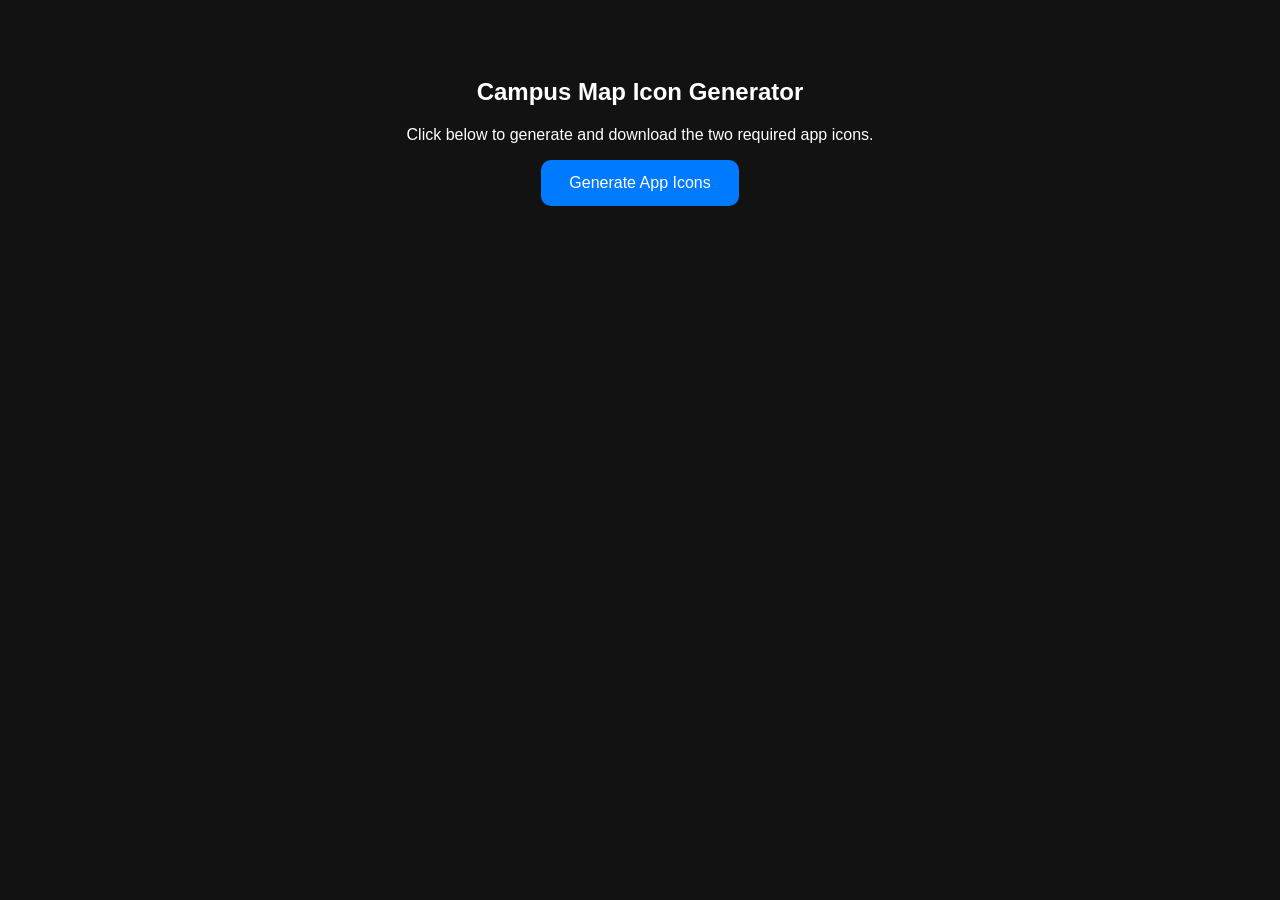
<file: generate_icons.html>
<!DOCTYPE html>
<html>
<head><title>App Icon Generator</title></head>
<body style="font-family:sans-serif; text-align:center; padding:50px; background:#121212; color:#fff;">
  <h2>Campus Map Icon Generator</h2>
  <p>Click below to generate and download the two required app icons.</p>
  <button onclick="createIcons()" style="padding:14px 28px; font-size:16px; background:#007aff; color:#fff; border:none; border-radius:10px; cursor:pointer;">Generate App Icons</button>

  <script>
    function createIcons() {
      [192, 512].forEach(size => {
        const canvas = document.createElement('canvas');
        canvas.width = size;
        canvas.height = size;
        const ctx = canvas.getContext('2d');

        // Background
        ctx.fillStyle = '#007aff';
        ctx.beginPath();
        ctx.arc(size/2, size/2, size/2, 0, Math.PI * 2);
        ctx.fill();

        // Icon Map Pin Graphic
        ctx.fillStyle = '#ffffff';
        ctx.font = `bold ${size * 0.45}px sans-serif`;
        ctx.textAlign = 'center';
        ctx.textBaseline = 'middle';
        ctx.fillText('🗺️', size / 2, size / 2);

        // Download
        const a = document.createElement('a');
        a.download = `icon-${size}.png`;
        a.href = canvas.toDataURL('image/png');
        a.click();
      });
    }
  </script>
</body>
</html>
</file>
